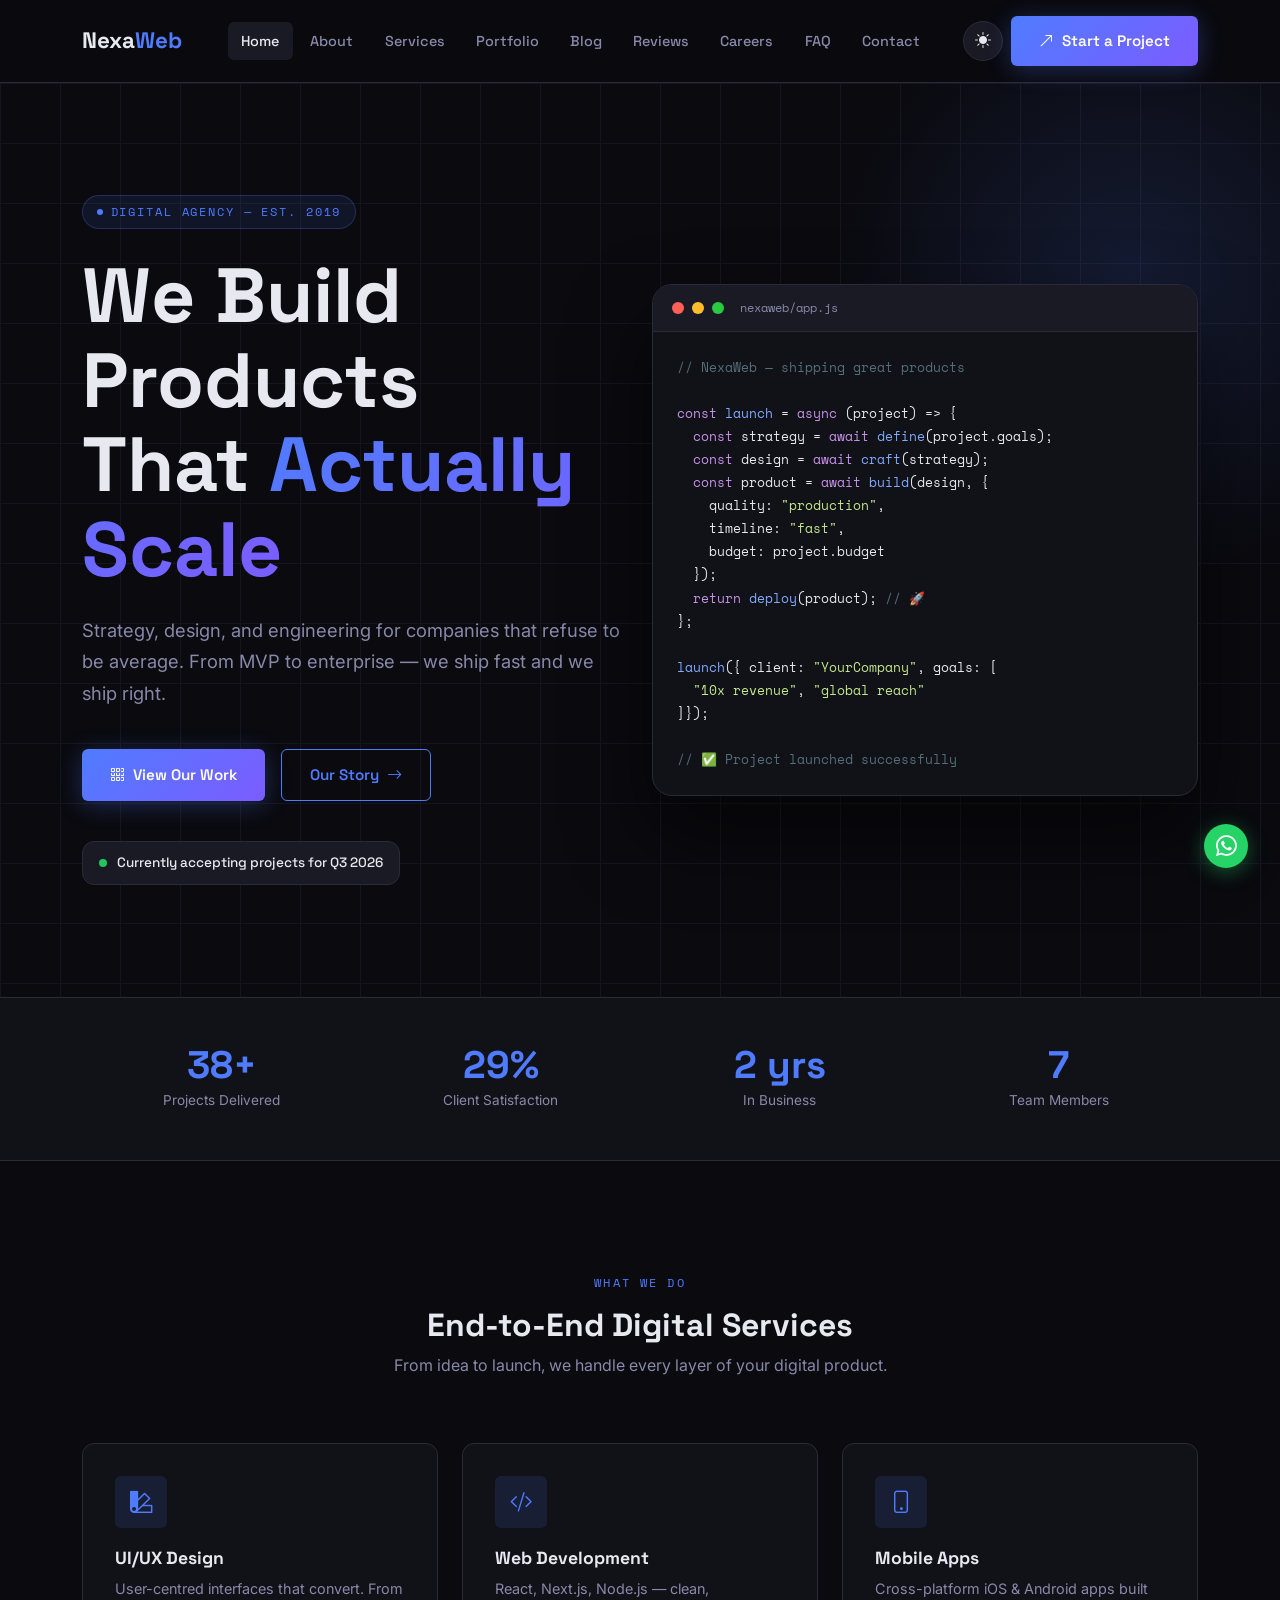
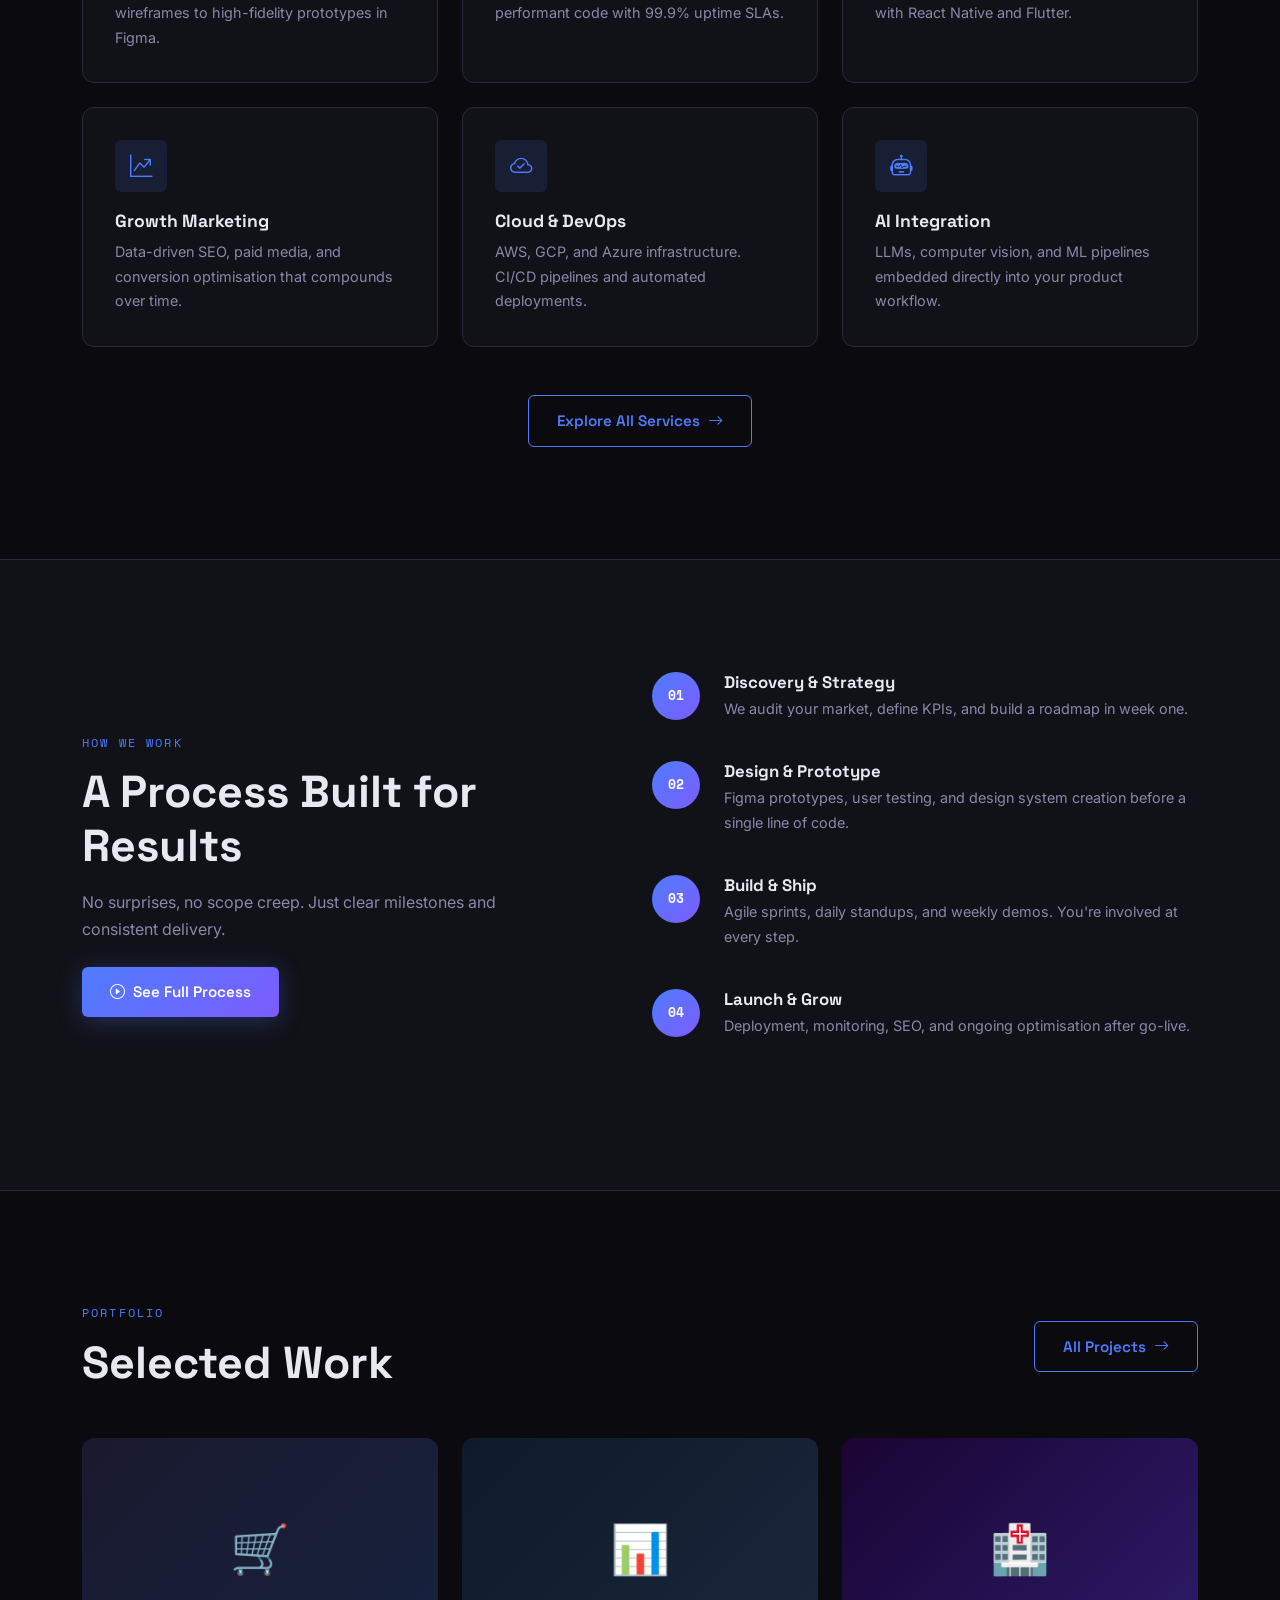
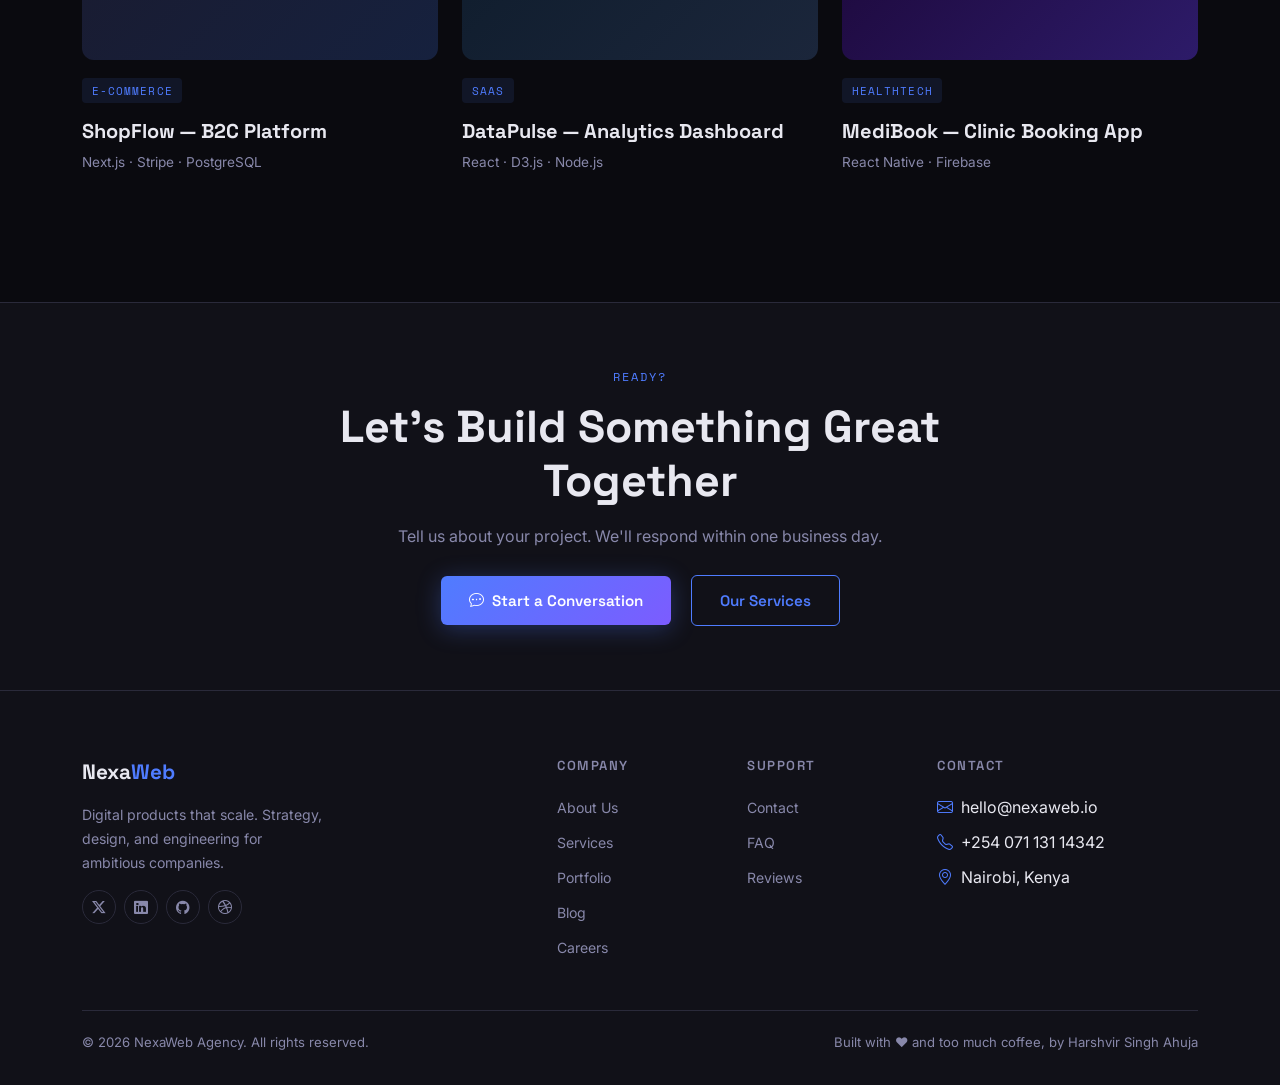
<file: index.html>
<!DOCTYPE html>
<html lang="en">
<head>
    <meta charset="UTF-8">
    <meta name="viewport" content="width=device-width, initial-scale=1.0">
    <title>NexaWeb Agency - Digital Growth Studio</title>
    <link rel="icon" href="data:image/svg+xml,<svg xmlns='http://www.w3.org/2000/svg' viewBox='0 0 100 100'><text y='.9em' font-size='90'>⚡</text></svg>" />
    <!-- Using bootstrap 5-->
     <link href="https://cdn.jsdelivr.net/npm/bootstrap@5.3.3/dist/css/bootstrap.min.css" rel="stylesheet" />
  <!-- Bootstrap Icons -->
    <link href="https://cdn.jsdelivr.net/npm/bootstrap-icons@1.11.3/font/bootstrap-icons.css" rel="stylesheet" />
  <!-- Custom styles -->
   <link rel="stylesheet" href="css/style.css">
   <link rel="stylesheet" href="css/index.css">

   <!-- what this page does -->
   <!--
  PAGE: Homepage (index.html)
  PURPOSE: Main landing page for NexaWeb Agency
  
  SECTIONS:
  - Navbar: Sticky navigation bar with dark/light toggle and links to all pages
  - Hero: First thing users see — headline, description, CTA buttons and animated code window
  - Stats Bar: Animated counters showing agency numbers (projects, satisfaction, years, team)
  - Services Preview: 6 service cards showing what the agency offers
  - Process: 4 step process showing how the agency works
  - Portfolio Preview: 3 featured projects linking to portfolio page
  - CTA Banner: Call to action encouraging users to contact the agency
  - Footer: Links, contact info and social media icons
  
  JAVASCRIPT USED:
  - loader.js: Shows loading animation when page opens
  - theme.js: Handles dark/light mode toggle
  - navbar.js: Highlights current page link, adds scroll shadow
  - animations.js: Counts up stat numbers, reveals sections on scroll
-->
  
</head>
<body>
     <!-- so i am implementing a digital growth studio done by  myself 171599 Harshvir singh ahuja-->
                            <!-- NAVBAR SECTION-->
                             
 <nav class="nexa-navbar navbar navbar-expand-lg">
        <div class="container">
            <a class="navbar-brand" href="index.html">Nexa<span>Web</span></a>

            <!--toggle theme button-->
            <div class="d-flex align-items-center gap-2 order-lg-last">
                <button id="themeToggle" aria-label="Toggle theme"> <i id="themeIcon" class="bi bi-sun-fill"></i> </button>
                <!-- contact button where it allows a user to start a project -->
                <a href="contact.html" class="btn-nexa btn-nexa-primary d-none d-lg-inline-flex">
                    <i class="bi bi-arrow-up-right"></i> Start a Project
                </a>
                <!---->
                 <button class="navbar-toggler border-0" type="button" data-bs-toggle="collapse" data-bs-target="#navMenu" aria-label="Toggle navigation">
              <i class="bi bi-list fs-4" style="color:var(--clr-text)"></i>
                 </button>
 </div>
     <!-- navbar lists-->
 <div class="collapse navbar-collapse" id="navMenu">
           <ul class="navbar-nav mx-auto gap-1">
  <li class="nav-item">
    <a class="nav-link active" href="index.html"
       data-bs-toggle="tooltip" data-bs-placement="bottom"
       title="Go to Homepage">Home</a>
  </li>
  <li class="nav-item">
    <a class="nav-link " href="about.html"
       data-bs-toggle="tooltip" data-bs-placement="bottom"
       title="Learn about our team and story">About</a>
  </li>
  <li class="nav-item">
    <a class="nav-link" href="services.html"
       data-bs-toggle="tooltip" data-bs-placement="bottom"
       title="See what we offer">Services</a>
  </li>
  <li class="nav-item">
    <a class="nav-link" href="portfolio.html"
       data-bs-toggle="tooltip" data-bs-placement="bottom"
       title="Browse our past projects">Portfolio</a>
  </li>
  <li class="nav-item">
    <a class="nav-link" href="blog.html"
       data-bs-toggle="tooltip" data-bs-placement="bottom"
       title="Read our latest articles">Blog</a>
  </li>
  <li class="nav-item">
    <a class="nav-link" href="testimonials.html"
       data-bs-toggle="tooltip" data-bs-placement="bottom"
       title="See what clients say">Reviews</a>
  </li>
  <li class="nav-item">
    <a class="nav-link" href="careers.html"
       data-bs-toggle="tooltip" data-bs-placement="bottom"
       title="Join our team">Careers</a>
  </li>
  <li class="nav-item">
    <a class="nav-link" href="faq.html"
       data-bs-toggle="tooltip" data-bs-placement="bottom"
       title="Common questions answered">FAQ</a>
  </li>
  <li class="nav-item">
    <a class="nav-link" href="contact.html"
       data-bs-toggle="tooltip" data-bs-placement="bottom"
       title="Get in touch with us">Contact</a>
  </li>
</ul>
        </div>
        </div>
    </nav>


    <!---------------------------- HERO SECTION ----------------------------------------- -->
    <section class="hero">
    <div class="hero-bg-grid"></div>
    <div class="hero-bg-glow"></div>
    <div class="container">
      <div class="row align-items-center gy-5">

        <div class="col-lg-6 hero-content">
          <div class="hero-eyebrow">Digital Agency — Est. 2019</div>
          <h1 class="hero-title">
            We Build Products<br>
            That <span class="grad-text">Actually Scale</span>
          </h1>
          <p class="hero-desc">
            Strategy, design, and engineering for companies that refuse to be average.
            From MVP to enterprise — we ship fast and we ship right.
          </p>
          <div class="hero-cta">
            <a href="portfolio.html" class="btn-nexa btn-nexa-primary">
              <i class="bi bi-grid-3x3-gap"></i> View Our Work
            </a>
            <a href="about.html" class="btn-nexa btn-nexa-outline">
              Our Story <i class="bi bi-arrow-right"></i>
            </a>
          </div>
          <div class="hero-badge">
            <span class="hero-badge-dot"></span>
            Currently accepting projects for Q3 2026
          </div>
        </div>

        <div class="col-lg-6 hero-visual">
          <div class="code-window">
            <div class="code-window-bar">
              <span class="dot dot-r"></span>
              <span class="dot dot-y"></span>
              <span class="dot dot-g"></span>
              <span style="color:var(--clr-muted);font-family:var(--font-mono);font-size:0.75rem;margin-left:0.5rem">nexaweb/app.js</span>
            </div>
            <div class="code-window-body">
              <div><span class="code-cm">// NexaWeb — shipping great products</span></div>
              <div>&nbsp;</div>
              <div><span class="code-kw">const</span> <span class="code-fn">launch</span> = <span class="code-kw">async</span> (project) => {</div>
              <div>&nbsp; <span class="code-kw">const</span> strategy = <span class="code-kw">await</span> <span class="code-fn">define</span>(project.goals);</div>
              <div>&nbsp; <span class="code-kw">const</span> design   = <span class="code-kw">await</span> <span class="code-fn">craft</span>(strategy);</div>
              <div>&nbsp; <span class="code-kw">const</span> product  = <span class="code-kw">await</span> <span class="code-fn">build</span>(design, {</div>
              <div>&nbsp;&nbsp;&nbsp; quality: <span class="code-str">"production"</span>,</div>
              <div>&nbsp;&nbsp;&nbsp; timeline: <span class="code-str">"fast"</span>,</div>
              <div>&nbsp;&nbsp;&nbsp; budget: project.budget</div>
              <div>&nbsp; });</div>
              <div>&nbsp; <span class="code-kw">return</span> <span class="code-fn">deploy</span>(product); <span class="code-cm">// 🚀</span></div>
              <div>};</div>
              <div>&nbsp;</div>
              <div><span class="code-fn">launch</span>({ client: <span class="code-str">"YourCompany"</span>, goals: [</div>
              <div>&nbsp; <span class="code-str">"10x revenue"</span>, <span class="code-str">"global reach"</span></div>
              <div>]});</div>
              <div>&nbsp;</div>
              <div><span class="code-cm">// ✅ Project launched successfully</span></div>
            </div>
          </div>
        </div>

      </div>
    </div>
  </section>


  <!---------------------------- STATS Bar ----------------------------------------- -->
  <section class="stats-bar">
    <div class="container">
        <div class="row g-0 text-center">
            <div class="col-6 col-md-3 stat-item">
                <span class="stat-number" data-target="127" data-suffix="+">0</span>
                <div class="stat-label">Projects Delivered</div>
            </div>

         <div class="col-6 col-md-3 stat-item">
          <span class="stat-number" data-target="98" data-suffix="%">0</span>
          <div class="stat-label">Client Satisfaction</div>
        </div>

        <div class="col-6 col-md-3 stat-item">
          <span class="stat-number" data-target="7" data-suffix=" yrs">0</span>
          <div class="stat-label">In Business</div>
        </div>

        <div class="col-6 col-md-3 stat-item">
          <span class="stat-number" data-target="24" data-suffix="">0</span>
          <div class="stat-label">Team Members</div>
        </div>
        </div>
    </div>
  </section>

  <!---------------------------- SERVICES PREVIEW ----------------------------------------- -->
  <section class="section-pad">
    <div class="container">
        <div class="row justify-content-center text-center mb-5">
            <div class="col-lg-6">
                <span class="section-label">What We Do</span>
                <h2 class="Section-title">End-to-End Digital Services</h2>
                <p class="text-muted">From idea to launch, we handle every layer of your digital product. </p>
            </div>
        </div>

        <div class="row g-4" data-stagger>
        <div class="col-md-6 col-lg-4 reveal">
          <div class="nexa-card">
            <div class="icon-box"><i class="bi bi-palette2"></i></div>
            <h4>UI/UX Design</h4>
            <p>User-centred interfaces that convert. From wireframes to high-fidelity prototypes in Figma.</p>
          </div>
        </div>
        <div class="col-md-6 col-lg-4 reveal">
          <div class="nexa-card">
            <div class="icon-box"><i class="bi bi-code-slash"></i></div>
            <h4>Web Development</h4>
            <p>React, Next.js, Node.js — clean, performant code with 99.9% uptime SLAs.</p>
          </div>
        </div>
        <div class="col-md-6 col-lg-4 reveal">
          <div class="nexa-card">
            <div class="icon-box"><i class="bi bi-phone"></i></div>
            <h4>Mobile Apps</h4>
            <p>Cross-platform iOS & Android apps built with React Native and Flutter.</p>
          </div>
        </div>
        <div class="col-md-6 col-lg-4 reveal">
          <div class="nexa-card">
            <div class="icon-box"><i class="bi bi-graph-up-arrow"></i></div>
            <h4>Growth Marketing</h4>
            <p>Data-driven SEO, paid media, and conversion optimisation that compounds over time.</p>
          </div>
        </div>
        <div class="col-md-6 col-lg-4 reveal">
          <div class="nexa-card">
            <div class="icon-box"><i class="bi bi-cloud-check"></i></div>
            <h4>Cloud & DevOps</h4>
            <p>AWS, GCP, and Azure infrastructure. CI/CD pipelines and automated deployments.</p>
          </div>
        </div>
        <div class="col-md-6 col-lg-4 reveal">
          <div class="nexa-card">
            <div class="icon-box"><i class="bi bi-robot"></i></div>
            <h4>AI Integration</h4>
            <p>LLMs, computer vision, and ML pipelines embedded directly into your product workflow.</p>
          </div>
        </div>
      </div>

      <div class="text-center mt-5">
        <a href="services.html" class="btn-nexa btn-nexa-outline">
            Explore All Services <i class="bi bi-arrow-right"></i>
        </a>
      </div>
    </div>
  </section>

  <!---------------------------- PROCESS ----------------------------------------- -->
     <section class="section-pad" style="background:var(--clr-surface); border-top:1px solid var(--clr-border); border-bottom:1px solid var(--clr-border)">
    <div class="container">
      <div class="row align-items-center gy-5">
        <div class="col-lg-5">
          <span class="section-label">How We Work</span>
          <h2 class="section-title">A Process Built for Results</h2>
          <p class="text-muted mb-4">No surprises, no scope creep. Just clear milestones and consistent delivery.</p>
          <a href="about.html#process" class="btn-nexa btn-nexa-primary">
            <i class="bi bi-play-circle"></i> See Full Process
          </a>
        </div>
        <div class="col-lg-6 offset-lg-1">
          <div class="process-step reveal">
            <div class="step-num">01</div>
            <div class="step-content">
              <h5>Discovery & Strategy</h5>
              <p>We audit your market, define KPIs, and build a roadmap in week one.</p>
            </div>
          </div>
          <div class="process-step reveal">
            <div class="step-num">02</div>
            <div class="step-content">
              <h5>Design & Prototype</h5>
              <p>Figma prototypes, user testing, and design system creation before a single line of code.</p>
            </div>
          </div>
          <div class="process-step reveal">
            <div class="step-num">03</div>
            <div class="step-content">
              <h5>Build & Ship</h5>
              <p>Agile sprints, daily standups, and weekly demos. You're involved at every step.</p>
            </div>
          </div>
          <div class="process-step reveal">
            <div class="step-num">04</div>
            <div class="step-content">
              <h5>Launch & Grow</h5>
              <p>Deployment, monitoring, SEO, and ongoing optimisation after go-live.</p>
            </div>
          </div>
        </div>
      </div>
    </div>
  </section>

  <!---------------------------SELECTED WORK------------------------------------------- -->
  <section class="section-pad">
    <div class="container">
        <div class="d-flex justify-content-between align-items-center mb-5 flex-wrap gap-3">
            <div>
                <span class="section-label">Portfolio</span>
                <h2 class="section-title mb-0">Selected Work</h2>
            </div>
            <a href="portfolio.html" class="btn-nexa btn-nexa-outline">
                All Projects <i class="bi bi-arrow-right"></i>
             </a>
        </div>
        <div class="row g-4">
        <div class="col-md-6 col-lg-4 reveal">
          <div class="portfolio-img-wrap">
            <div style="width:100%;height:100%;display:flex;align-items:center;justify-content:center;font-size:3rem;background:linear-gradient(135deg,#1a1a2e,#16213e)">🛒</div>
            <div class="overlay">
              <a href="portfolio.html" class="overlay-btn" title="View Project"><i class="bi bi-eye"></i></a>
              <a href="portfolio.html" class="overlay-btn" title="Live Demo"><i class="bi bi-box-arrow-up-right"></i></a>
            </div>
          </div>
          <div class="mt-3">
            <span class="blog-tag">E-commerce</span>
            <h5 class="mt-1">ShopFlow — B2C Platform</h5>
            <p class="text-muted" style="font-size:0.85rem">Next.js · Stripe · PostgreSQL</p>
          </div>
        </div>
        <div class="col-md-6 col-lg-4 reveal">
          <div class="portfolio-img-wrap">
            <div style="width:100%;height:100%;display:flex;align-items:center;justify-content:center;font-size:3rem;background:linear-gradient(135deg,#0d1b2a,#1b263b)">📊</div>
            <div class="overlay">
              <a href="portfolio.html" class="overlay-btn" title="View Project"><i class="bi bi-eye"></i></a>
              <a href="portfolio.html" class="overlay-btn" title="Live Demo"><i class="bi bi-box-arrow-up-right"></i></a>
            </div>
          </div>
          <div class="mt-3">
            <span class="blog-tag">SaaS</span>
            <h5 class="mt-1">DataPulse — Analytics Dashboard</h5>
            <p class="text-muted" style="font-size:0.85rem">React · D3.js · Node.js</p>
          </div>
        </div>
        <div class="col-md-6 col-lg-4 reveal">
          <div class="portfolio-img-wrap">
            <div style="width:100%;height:100%;display:flex;align-items:center;justify-content:center;font-size:3rem;background:linear-gradient(135deg,#1a0533,#2d1b69)">🏥</div>
            <div class="overlay">
              <a href="portfolio.html" class="overlay-btn" title="View Project"><i class="bi bi-eye"></i></a>
              <a href="portfolio.html" class="overlay-btn" title="Live Demo"><i class="bi bi-box-arrow-up-right"></i></a>
            </div>
          </div>
          <div class="mt-3">
            <span class="blog-tag">HealthTech</span>
            <h5 class="mt-1">MediBook — Clinic Booking App</h5>
            <p class="text-muted" style="font-size:0.85rem">React Native · Firebase</p>
          </div>
        </div>
      </div>
    </div>
  </section>

  <!---------------------------CTA BANNER------------------------------------------- -->
  <section class="section-pad-sm" style="background:var(--clr-surface);border-top:1px solid var(--clr-border)">
    <div class="container">
      <div class="text-center" style="max-width:600px;margin:0 auto">
        <span class="section-label">Ready?</span>
        <h2 class="section-title">Let's Build Something Great Together</h2>
        <p class="text-muted mb-4">Tell us about your project. We'll respond within one business day.</p>
        <a href="contact.html" class="btn-nexa btn-nexa-primary me-3">
          <i class="bi bi-chat-dots"></i> Start a Conversation
        </a>
        <a href="services.html" class="btn-nexa btn-nexa-outline">Our Services</a>
      </div>
    </div>
  </section>

  <!---------------------------FOOTER------------------------------------------- -->
<footer class="nexa-footer">
    <div class="container">
      <div class="row gy-4">
        <div class="col-lg-4">
          <div class="footer-brand">Nexa<span>Web</span></div>
          <p class="footer-desc">Digital products that scale. Strategy, design, and engineering for ambitious companies.</p>
          <div class="social-links mt-3" style="justify-content:flex-start">
            <a href="#" class="social-link"><i class="bi bi-twitter-x"></i></a>
            <a href="#" class="social-link"><i class="bi bi-linkedin"></i></a>
            <a href="#" class="social-link"><i class="bi bi-github"></i></a>
            <a href="#" class="social-link"><i class="bi bi-dribbble"></i></a>
          </div>
        </div>
        <div class="col-sm-6 col-lg-2 offset-lg-1">
          <div class="footer-heading">Company</div>
          <ul class="footer-links">
            <li><a href="about.html">About Us</a></li>
            <li><a href="services.html">Services</a></li>
            <li><a href="portfolio.html">Portfolio</a></li>
            <li><a href="blog.html">Blog</a></li>
            <li><a href="careers.html">Careers</a></li>
          </ul>
        </div>
        <div class="col-sm-6 col-lg-2">
          <div class="footer-heading">Support</div>
          <ul class="footer-links">
            <li><a href="contact.html">Contact</a></li>
            <li><a href="faq.html">FAQ</a></li>
            <li><a href="testimonials.html">Reviews</a></li>
          </ul>
        </div>
        <div class="col-lg-3">
          <div class="footer-heading">Contact</div>
          <ul class="footer-links">
            <li><i class="bi bi-envelope me-2" style="color:var(--clr-accent)"></i>hello@nexaweb.io</li>
            <li><i class="bi bi-telephone me-2" style="color:var(--clr-accent)"></i>+254 071 131 14342</li>
            <li><i class="bi bi-geo-alt me-2" style="color:var(--clr-accent)"></i>Nairobi, Kenya</li>
          </ul>
        </div>
      </div>
      <div class="footer-bottom">
        <p>© 2026 NexaWeb Agency. All rights reserved.</p>
        <p>Built with ❤️ and too much coffee, by Harshvir Singh Ahuja</p>
      </div>
    </div>
  </footer>
    

  <!-- Bootstrap JS -->
  <script src="https://cdn.jsdelivr.net/npm/bootstrap@5.3.3/dist/js/bootstrap.bundle.min.js"></script>
  <!-- Main JS -->
  <script src="js/loader.js"></script>
  <script src="js/theme.js"></script>
  <script src="js/navbar.js"></script>
  <script src="js/animations.js"></script>
  <script src="js/filter.js"></script>
  <script src="js/search.js"></script>
  <script src="js/contact.js"></script>

  <!-- Adding a whatspapp button -->
   <a href="https://wa.me/254113114342" target="_blank" id="whatsappBtn" aria-label="Chat on WhatsApp">
    <i class="bi bi-whatsapp"></i>
   </a>

<!-- BACK TO TOP BUTTON — Appears when user scrolls down -->
<button id="backToTop" aria-label="Back to top">
  <i class="bi bi-arrow-up"></i>
</button>

</body>
</html>
</file>
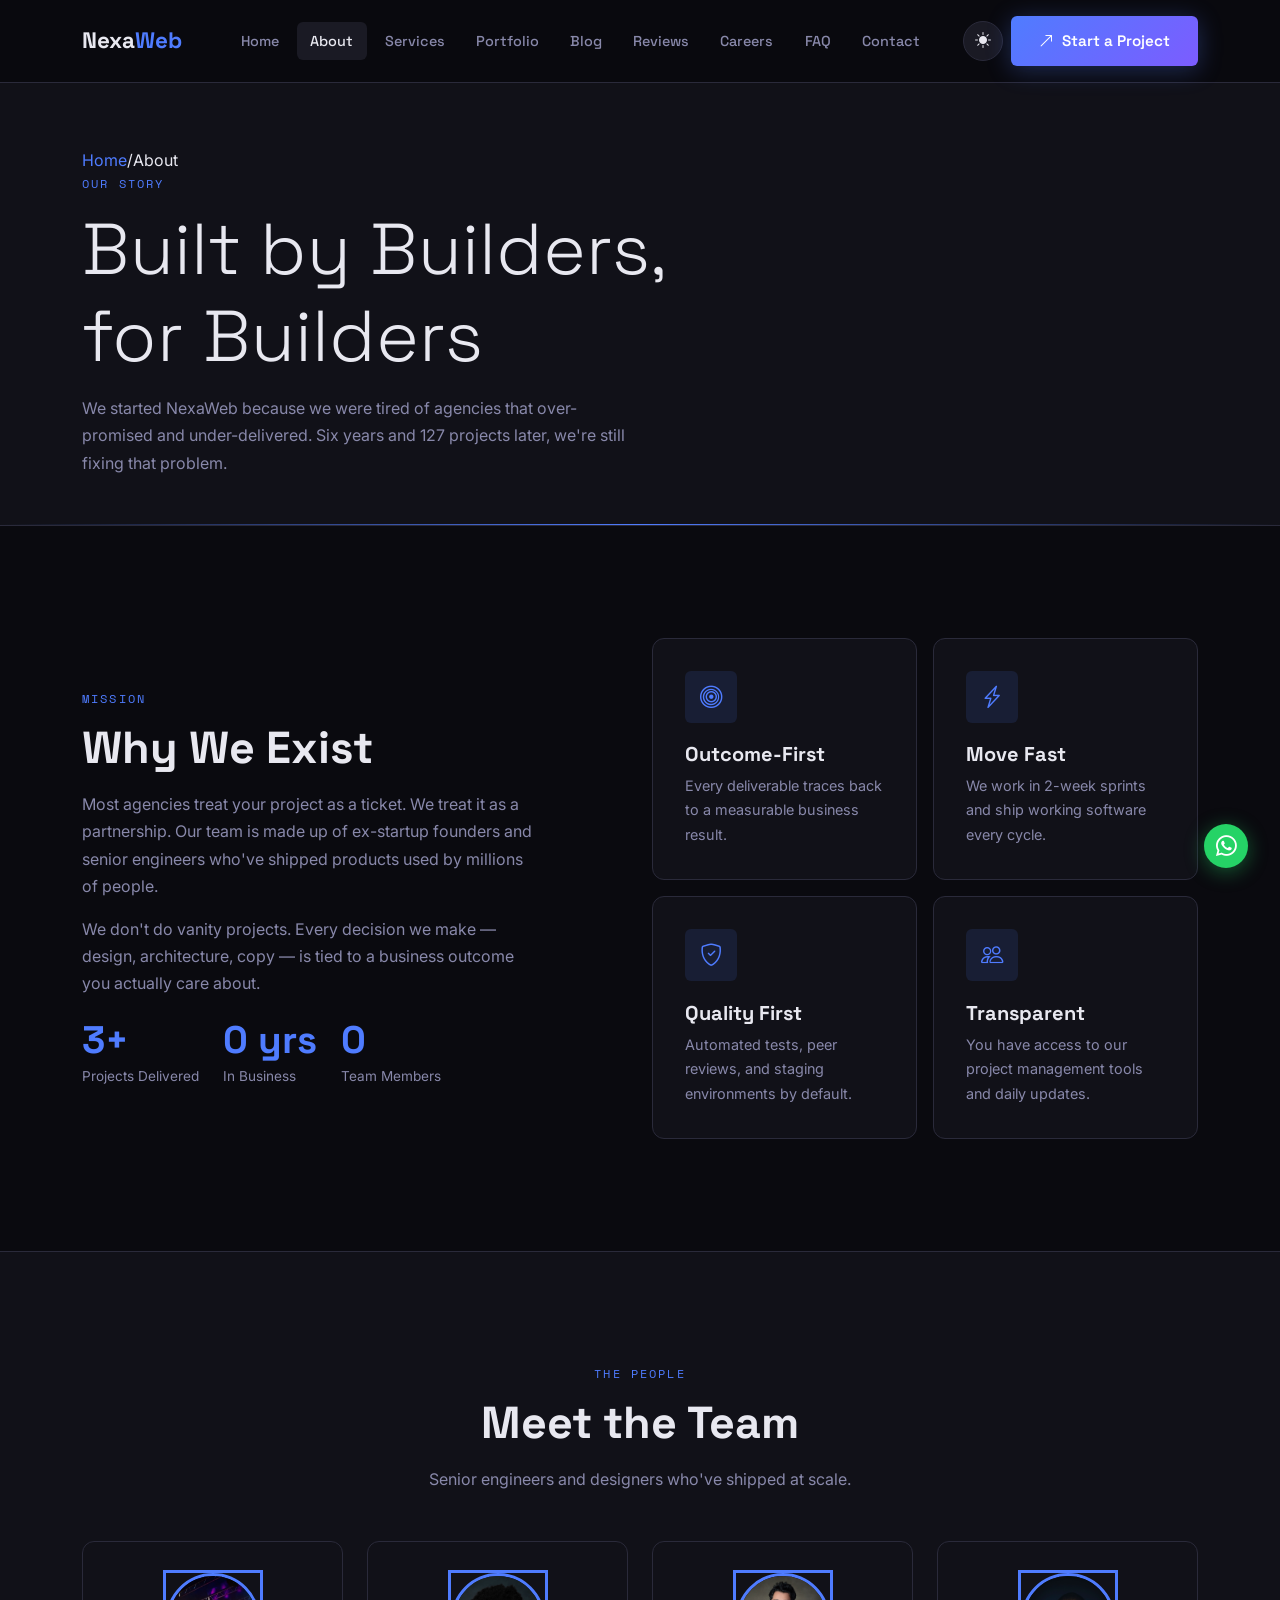
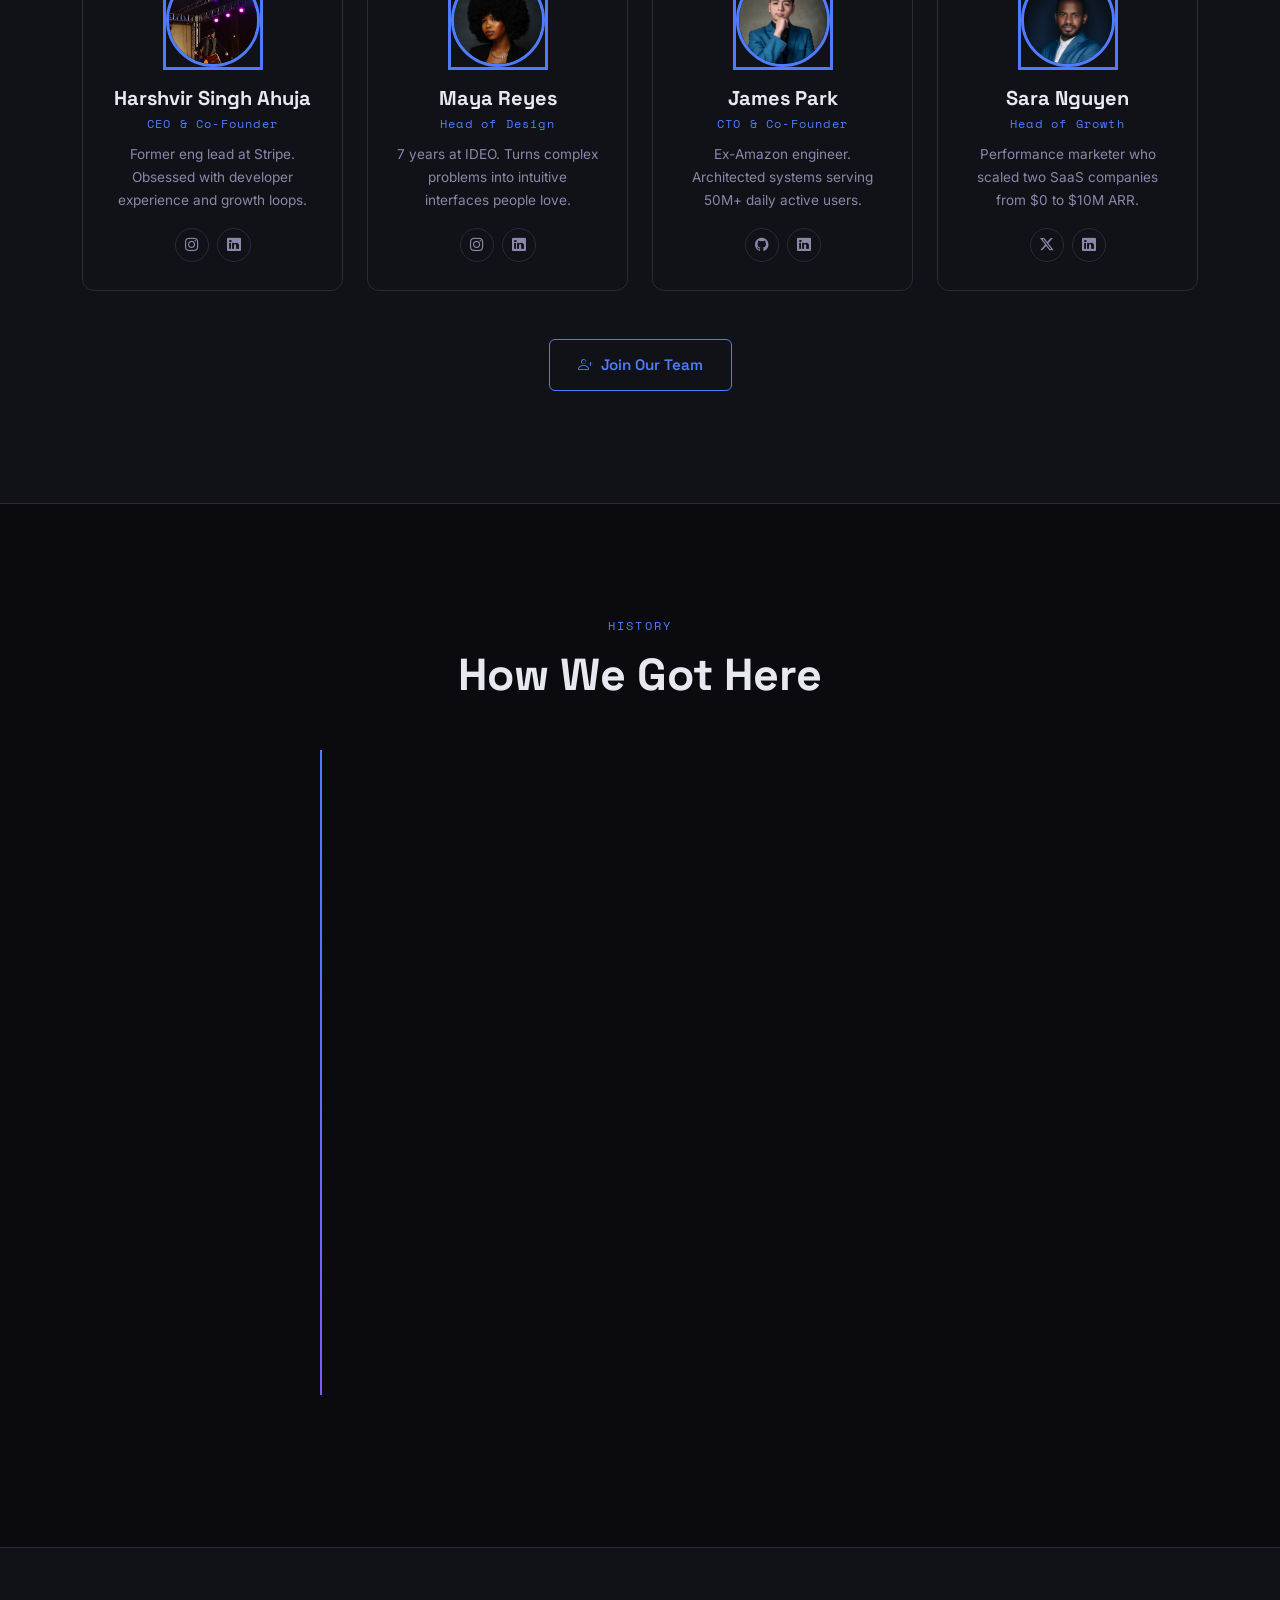
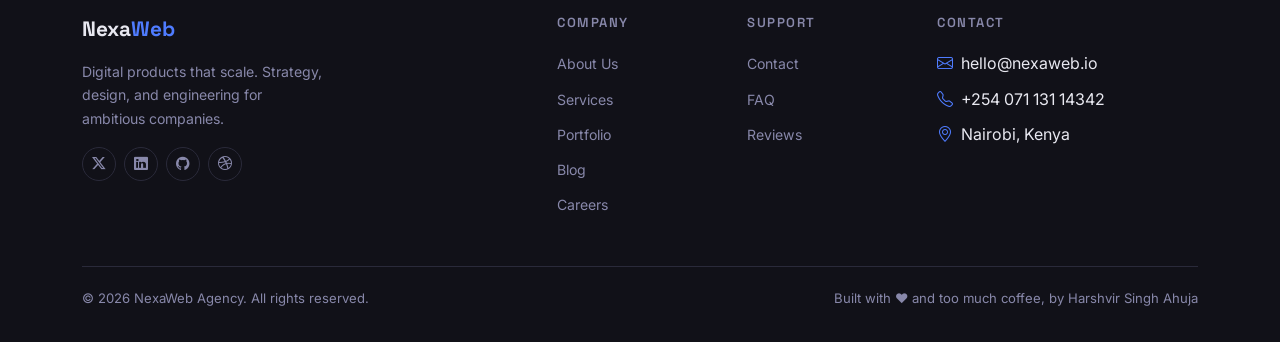
<file: about.html>
<!DOCTYPE html>
<html lang="en" data-theme="dark">
<head>
  <meta charset="UTF-8" />
  <meta name="viewport" content="width=device-width, initial-scale=1.0" />
  <meta name="description" content="The story, team, and values behind NexaWeb Agency." />
  <title>About — NexaWeb Agency</title>
  <link rel="icon" href="data:image/svg+xml,<svg xmlns='http://www.w3.org/2000/svg' viewBox='0 0 100 100'><text y='.9em' font-size='90'>⚡</text></svg>" />
  <link href="https://cdn.jsdelivr.net/npm/bootstrap@5.3.3/dist/css/bootstrap.min.css" rel="stylesheet" />
  <link href="https://cdn.jsdelivr.net/npm/bootstrap-icons@1.11.3/font/bootstrap-icons.css" rel="stylesheet" />
  <link rel="stylesheet" href="css/style.css" />
  <link rel="stylesheet" href="css/about.css" />

  <!-- WHAT THIS PAGE DOES -->
   <!--
  PAGE: About (about.html)
  PURPOSE: Tells the story of NexaWeb Agency — who we are, our team and history
  
  SECTIONS:
  - Navbar: Same sticky navbar used across all pages for consistency
  - Page Header: Page title with breadcrumb navigation showing current location
  - Mission: Why the agency exists, core values shown as 4 cards
  - Team Cards: 4 team member cards with name, role, bio and social links
  - Timeline: Company history from 2019 to 2026 shown as a vertical timeline
  - Footer: Same footer used across all pages
  
  JAVASCRIPT USED:
  - animations.js: Stat counters animate when scrolled into view
  - animations.js: Team cards and timeline items reveal on scroll
-->
</head>
<body>

    <!--NAVBAR-->
 <nav class="nexa-navbar navbar navbar-expand-lg">
        <div class="container">
            <a class="navbar-brand" href="index.html">Nexa<span>Web</span></a>

            <!---->
            <div class="d-flex align-items-center gap-2 order-lg-last">
                <button id="themeToggle" aria-label="Toggle theme"> <i id="themeIcon" class="bi bi-sun-fill"></i> </button>
                <!---->
                <a href="contact.html" class="btn-nexa btn-nexa-primary d-none d-lg-inline-flex">
                    <i class="bi bi-arrow-up-right"></i> Start a Project
                </a>
                <!---->
                 <button class="navbar-toggler border-0" type="button" data-bs-toggle="collapse" data-bs-target="#navMenu" aria-label="Toggle navigation">
              <i class="bi bi-list fs-4" style="color:var(--clr-text)"></i>
                 </button>
        </div>


        <!---->
        <div class="collapse navbar-collapse" id="navMenu">
           <ul class="navbar-nav mx-auto gap-1">
  <li class="nav-item">
    <a class="nav-link" href="index.html"
       data-bs-toggle="tooltip" data-bs-placement="bottom"
       title="Go to Homepage">Home</a>
  </li>
  <li class="nav-item">
    <a class="nav-link active" href="about.html"
       data-bs-toggle="tooltip" data-bs-placement="bottom"
       title="Learn about our team and story">About</a>
  </li>
  <li class="nav-item">
    <a class="nav-link" href="services.html"
       data-bs-toggle="tooltip" data-bs-placement="bottom"
       title="See what we offer">Services</a>
  </li>
  <li class="nav-item">
    <a class="nav-link" href="portfolio.html"
       data-bs-toggle="tooltip" data-bs-placement="bottom"
       title="Browse our past projects">Portfolio</a>
  </li>
  <li class="nav-item">
    <a class="nav-link" href="blog.html"
       data-bs-toggle="tooltip" data-bs-placement="bottom"
       title="Read our latest articles">Blog</a>
  </li>
  <li class="nav-item">
    <a class="nav-link" href="testimonials.html"
       data-bs-toggle="tooltip" data-bs-placement="bottom"
       title="See what clients say">Reviews</a>
  </li>
  <li class="nav-item">
    <a class="nav-link" href="careers.html"
       data-bs-toggle="tooltip" data-bs-placement="bottom"
       title="Join our team">Careers</a>
  </li>
  <li class="nav-item">
    <a class="nav-link" href="faq.html"
       data-bs-toggle="tooltip" data-bs-placement="bottom"
       title="Common questions answered">FAQ</a>
  </li>
  <li class="nav-item">
    <a class="nav-link" href="contact.html"
       data-bs-toggle="tooltip" data-bs-placement="bottom"
       title="Get in touch with us">Contact</a>
  </li>
</ul>
        </div>
        </div>
    </nav>
  <!--page header-->
  <div class="page-header">
    <div class="container">
        <div class="breadcumb-nexa">
             <a href="index.html">Home</a><span>/</span><span class="current">About</span>
        </div>
        <span class="section-label">Our Story</span>
        <h1 class="display-2">Built by Builders,<br> for Builders</h1>
         <p class="text-muted mt-3" style="max-width:560px">We started NexaWeb because we were tired of agencies that over-promised and under-delivered. Six years and 127 projects later, we're still fixing that problem.</p>
    </div>
  </div>


  <!--MISSION-->
<section class="section-pad">
    <div class="container">
      <div class="row align-items-center gy-5">
        <div class="col-lg-5">
          <span class="section-label">Mission</span>
          <h2 class="section-title">Why We Exist</h2>
          <p class="text-muted mb-3">Most agencies treat your project as a ticket. We treat it as a partnership. Our team is made up of ex-startup founders and senior engineers who've shipped products used by millions of people.</p>
          <p class="text-muted mb-4">We don't do vanity projects. Every decision we make — design, architecture, copy — is tied to a business outcome you actually care about.</p>
          <div class="d-flex gap-4 flex-wrap">
            <div>
              <div class="stat-number" data-target="127" data-suffix="+">0</div>
              <div class="stat-label">Projects Delivered</div>
            </div>
            <div>
              <div class="stat-number" data-target="6" data-suffix=" yrs">0</div>
              <div class="stat-label">In Business</div>
            </div>
            <div>
              <div class="stat-number" data-target="24" data-suffix="">0</div>
              <div class="stat-label">Team Members</div>
            </div>
          </div>
        </div>
        <div class="col-lg-6 offset-lg-1">
          <div class="row g-3">
            <div class="col-6">
              <div class="nexa-card">
                <div class="icon-box"><i class="bi bi-bullseye"></i></div>
                <h5>Outcome-First</h5>
                <p>Every deliverable traces back to a measurable business result.</p>
              </div>
            </div>
            <div class="col-6">
              <div class="nexa-card">
                <div class="icon-box"><i class="bi bi-lightning-charge"></i></div>
                <h5>Move Fast</h5>
                <p>We work in 2-week sprints and ship working software every cycle.</p>
              </div>
            </div>
            <div class="col-6">
              <div class="nexa-card">
                <div class="icon-box"><i class="bi bi-shield-check"></i></div>
                <h5>Quality First</h5>
                <p>Automated tests, peer reviews, and staging environments by default.</p>
              </div>
            </div>
            <div class="col-6">
              <div class="nexa-card">
                <div class="icon-box"><i class="bi bi-people"></i></div>
                <h5>Transparent</h5>
                <p>You have access to our project management tools and daily updates.</p>
              </div>
            </div>
          </div>
        </div>
      </div>
    </div>
  </section>

  <!-- TEAM -->
 <!-- TEAM SECTION — 4 team cards in a responsive grid -->
<section class="section-pad" style="background:var(--clr-surface);border-top:1px solid var(--clr-border);border-bottom:1px solid var(--clr-border)">
  <div class="container">
    <div class="text-center mb-5">
      <span class="section-label">The People</span>
      <h2 class="section-title">Meet the Team</h2>
      <p class="text-muted">Senior engineers and designers who've shipped at scale.</p>
    </div>

    <!-- ONE row div contains ALL 4 cards -->
    <div class="row g-4">

      <!-- Team Member 1 -->
      <div class="col-sm-6 col-lg-3">
        <div class="team-card">
          <div class="team-avatar-img">
            <img src="images/teams/Team-4.jpg" alt="Harshvir Singh Ahuja - CEO and Co-Founder" />
          </div>
          <h5 class="mb-1">Harshvir Singh Ahuja</h5>
          <div class="team-role mb-2">CEO &amp; Co-Founder</div>
          <p class="text-muted" style="font-size:0.85rem">Former eng lead at Stripe. Obsessed with developer experience and growth loops.</p>
          <div class="social-links">
            <a href="#" class="social-link" aria-label="Instagram"><i class="bi bi-instagram"></i></a>
            <a href="#" class="social-link" aria-label="LinkedIn"><i class="bi bi-linkedin"></i></a>
          </div>
        </div>
      </div>

      <!-- Team Member 2 -->
      <div class="col-sm-6 col-lg-3">
        <div class="team-card">
          <div class="team-avatar-img">
            <img src="images/teams/Team-1.jpg" alt="Maya Reyes - Head of Design" />
          </div>
          <h5 class="mb-1">Maya Reyes</h5>
          <div class="team-role mb-2">Head of Design</div>
          <p class="text-muted" style="font-size:0.85rem">7 years at IDEO. Turns complex problems into intuitive interfaces people love.</p>
          <div class="social-links">
            <a href="#" class="social-link" aria-label="Instagram"><i class="bi bi-instagram"></i></a>
            <a href="#" class="social-link" aria-label="LinkedIn"><i class="bi bi-linkedin"></i></a>
          </div>
        </div>
      </div>

      <!-- Team Member 3 -->
      <div class="col-sm-6 col-lg-3">
        <div class="team-card">
          <div class="team-avatar-img">
            <img src="images/teams/Team-2.jpg" alt="James Park - CTO and Co-Founder" />
          </div>
          <h5 class="mb-1">James Park</h5>
          <div class="team-role mb-2">CTO &amp; Co-Founder</div>
          <p class="text-muted" style="font-size:0.85rem">Ex-Amazon engineer. Architected systems serving 50M+ daily active users.</p>
          <div class="social-links">
            <a href="#" class="social-link" aria-label="GitHub"><i class="bi bi-github"></i></a>
            <a href="#" class="social-link" aria-label="LinkedIn"><i class="bi bi-linkedin"></i></a>
          </div>
        </div>
      </div>

      <!-- Team Member 4 -->
      <div class="col-sm-6 col-lg-3">
        <div class="team-card">
          <div class="team-avatar-img">
            <img src="images/teams/Team-3.jpg" alt="Sara Nguyen - Head of Growth" />
          </div>
          <h5 class="mb-1">Sara Nguyen</h5>
          <div class="team-role mb-2">Head of Growth</div>
          <p class="text-muted" style="font-size:0.85rem">Performance marketer who scaled two SaaS companies from $0 to $10M ARR.</p>
          <div class="social-links">
            <a href="#" class="social-link" aria-label="Twitter"><i class="bi bi-twitter-x"></i></a>
            <a href="#" class="social-link" aria-label="LinkedIn"><i class="bi bi-linkedin"></i></a>
          </div>
        </div>
      </div>

    </div><!-- end row — all 4 cards inside ONE row -->

    <div class="text-center mt-5">
      <a href="careers.html" class="btn-nexa btn-nexa-outline">
        <i class="bi bi-person-plus"></i> Join Our Team
      </a>
    </div>
  </div>
</section>

  <!--TIMELINE-->

  <section class="section-pad" id="process">
     <div class="container">
      <div class="row justify-content-center">
        <div class="col-lg-7">
          <div class="text-center mb-5">
            <span class="section-label">History</span>
            <h2 class="section-title">How We Got Here</h2>
          </div>
          <div class="timeline">
            <div class="timeline-item reveal">
              <div class="timeline-year">2019</div>
              <h5>Founded in a San Francisco garage</h5>
              <p>Alex and James quit their jobs to fix the agency model. First client: a fintech startup that became a $50M business.</p>
            </div>
            <div class="timeline-item reveal">
              <div class="timeline-year">2020</div>
              <h5>Team grew to 8 — survived the pandemic</h5>
              <p>Shifted to fully remote. Launched 19 projects while the world was on lockdown. Hired Maya as design lead.</p>
            </div>
            <div class="timeline-item reveal">
              <div class="timeline-year">2021</div>
              <h5>Opened our first proper office &amp; hit $2M revenue</h5>
              <p>Moved into a SoMa co-working space. Launched NexaLabs — our open-source tooling division.</p>
            </div>
            <div class="timeline-item reveal">
              <div class="timeline-year">2023</div>
              <h5>Expanded into AI-powered product development</h5>
              <p>Dedicated AI team formed. Shipped 12 ML-integrated products including DataPulse, now used by 200+ businesses.</p>
            </div>
            <div class="timeline-item reveal">
              <div class="timeline-year">2026</div>
              <h5>24 team members, 127 projects, still shipping</h5>
              <p>Named one of Fast Company's Most Innovative Companies. Currently accepting Q3 projects.</p>
            </div>
          </div>
        </div>
      </div>
    </div>
  </section>

    <!-- FOOTER -->
<footer class="nexa-footer">
    <div class="container">
      <div class="row gy-4">
        <div class="col-lg-4">
          <div class="footer-brand">Nexa<span>Web</span></div>
          <p class="footer-desc">Digital products that scale. Strategy, design, and engineering for ambitious companies.</p>
          <div class="social-links mt-3" style="justify-content:flex-start">
            <a href="#" class="social-link"><i class="bi bi-twitter-x"></i></a>
            <a href="#" class="social-link"><i class="bi bi-linkedin"></i></a>
            <a href="#" class="social-link"><i class="bi bi-github"></i></a>
            <a href="#" class="social-link"><i class="bi bi-dribbble"></i></a>
          </div>
        </div>
        <div class="col-sm-6 col-lg-2 offset-lg-1">
          <div class="footer-heading">Company</div>
          <ul class="footer-links">
            <li><a href="about.html">About Us</a></li>
            <li><a href="services.html">Services</a></li>
            <li><a href="portfolio.html">Portfolio</a></li>
            <li><a href="blog.html">Blog</a></li>
            <li><a href="careers.html">Careers</a></li>
          </ul>
        </div>
        <div class="col-sm-6 col-lg-2">
          <div class="footer-heading">Support</div>
          <ul class="footer-links">
            <li><a href="contact.html">Contact</a></li>
            <li><a href="faq.html">FAQ</a></li>
            <li><a href="testimonials.html">Reviews</a></li>
          </ul>
        </div>
        <div class="col-lg-3">
          <div class="footer-heading">Contact</div>
          <ul class="footer-links">
            <li><i class="bi bi-envelope me-2" style="color:var(--clr-accent)"></i>hello@nexaweb.io</li>
            <li><i class="bi bi-telephone me-2" style="color:var(--clr-accent)"></i>+254 071 131 14342</li>
            <li><i class="bi bi-geo-alt me-2" style="color:var(--clr-accent)"></i>Nairobi, Kenya</li>
          </ul>
        </div>
      </div>
      <div class="footer-bottom">
        <p>© 2026 NexaWeb Agency. All rights reserved.</p>
        <p>Built with ❤️ and too much coffee, by Harshvir Singh Ahuja</p>
      </div>
    </div>
  </footer>

  <script src="https://cdn.jsdelivr.net/npm/bootstrap@5.3.3/dist/js/bootstrap.bundle.min.js"></script>
  <script src="js/loader.js"></script>
  <script src="js/theme.js"></script>
  <script src="js/navbar.js"></script>
  <script src="js/animations.js"></script>
  <script src="js/filter.js"></script>
  <script src="js/search.js"></script>
  <script src="js/contact.js"></script>

    <!-- Adding a whatspapp button -->
   <a href="https://wa.me/254113114342" target="_blank" id="whatsappBtn" aria-label="Chat on WhatsApp">
    <i class="bi bi-whatsapp"></i>
   </a>

   
  <!-- BACK TO TOP BUTTON — Appears when user scrolls down -->
<button id="backToTop" aria-label="Back to top">
  <i class="bi bi-arrow-up"></i>
</button>

</body>
</html>
</file>
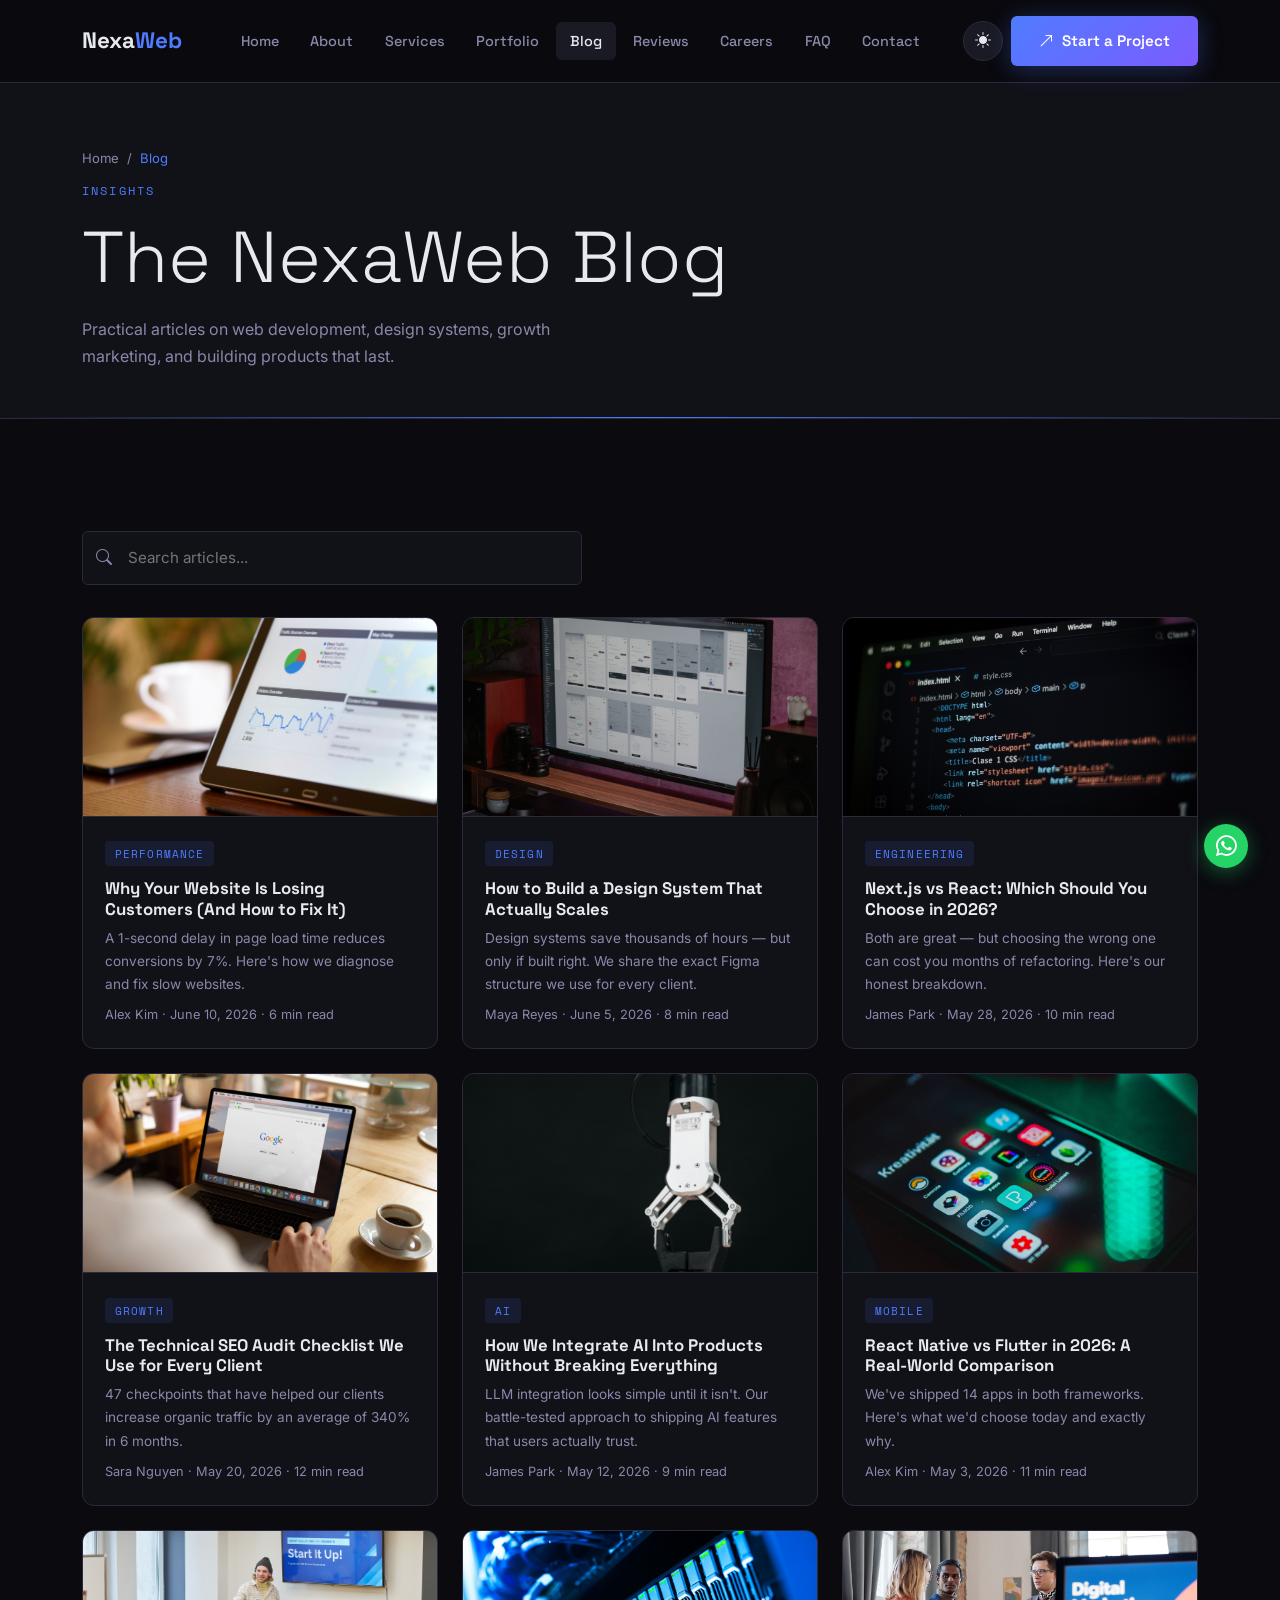
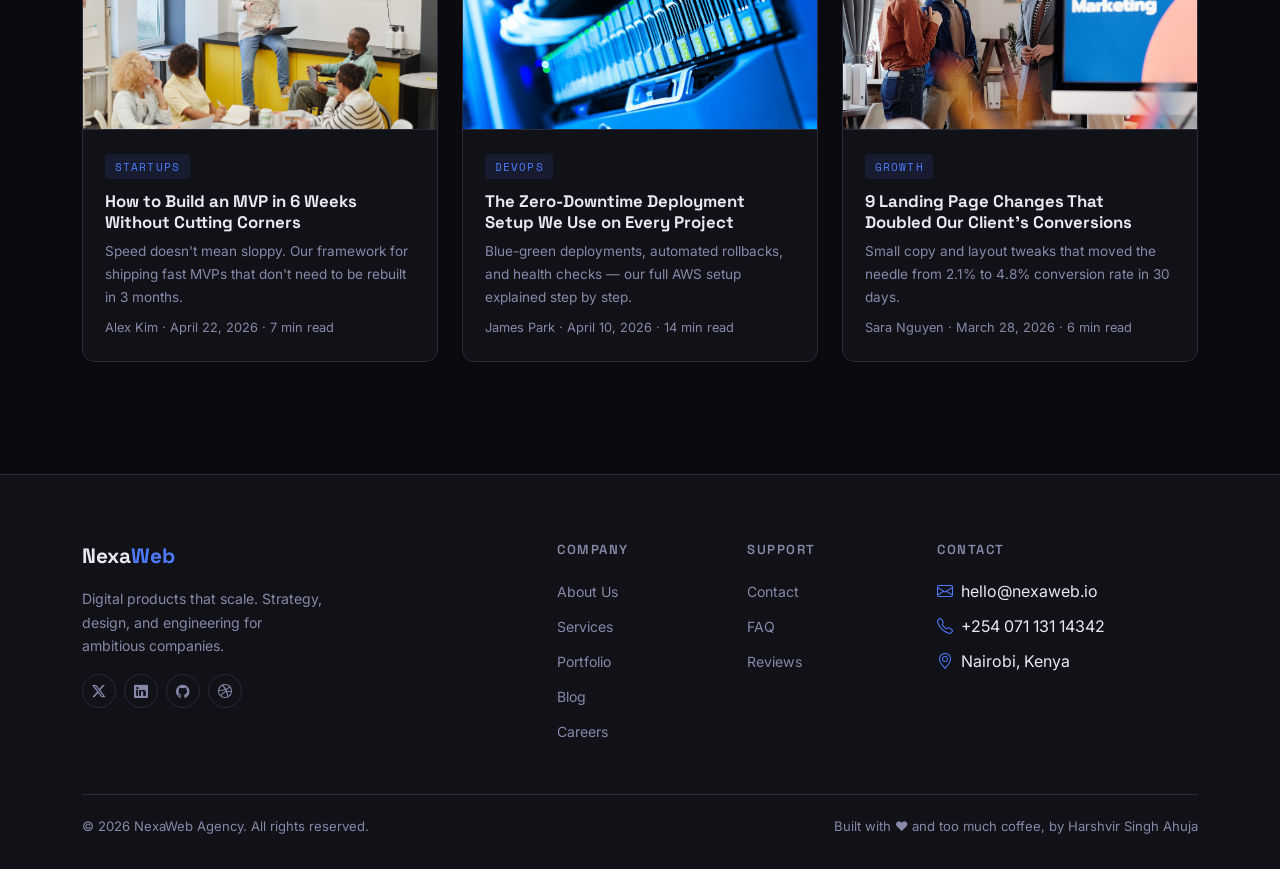
<file: blog.html>
<!DOCTYPE html>
<!--
  PAGE: Blog (blog.html)
  PURPOSE: Shows agency blog posts with live search functionality
  
  SECTIONS:
  - Navbar: Consistent navigation
  - Page Header: Page title and breadcrumb  
  - Live Search: Search input that filters articles in real time as user types
  - Blog Cards: 9 article cards with real images, tag, title, description, author and date
  - No Results Message: Shows when search finds no matching articles
  - Footer: Consistent footer
  
  JAVASCRIPT USED:
  - search.js: Listens to the #liveSearch input, compares query against
               data-searchable attribute on each card, hides non-matching cards
               Press Escape key to clear the search
-->
<html lang="en" data-theme="dark">
<head>
  <meta charset="UTF-8" /><meta name="viewport" content="width=device-width, initial-scale=1.0" />
  <meta name="description" content="NexaWeb Agency blog — insights on web development, design, and digital growth." />
  <title>Blog — NexaWeb Agency</title>
  <link rel="icon" href="data:image/svg+xml,<svg xmlns='http://www.w3.org/2000/svg' viewBox='0 0 100 100'><text y='.9em' font-size='90'>⚡</text></svg>" />
  <link href="https://cdn.jsdelivr.net/npm/bootstrap@5.3.3/dist/css/bootstrap.min.css" rel="stylesheet" />
  <link href="https://cdn.jsdelivr.net/npm/bootstrap-icons@1.11.3/font/bootstrap-icons.css" rel="stylesheet" />
  <link rel="stylesheet" href="css/style.css" />
  <link rel="stylesheet" href="css/blog.css" />
</head>
<body>

  <!-- NAVBAR — Sticky navigation with dark/light toggle and mobile collapse -->
  <nav class="nexa-navbar navbar navbar-expand-lg">
    <div class="container">
      <a class="navbar-brand" href="index.html" aria-label="NexaWeb Agency Homepage">Nexa<span>Web</span></a>
      <div class="d-flex align-items-center gap-2 order-lg-last">
        <button id="themeToggle" aria-label="Toggle theme">
          <i id="themeIcon" class="bi bi-sun-fill"></i>
        </button>
        <a href="contact.html" class="btn-nexa btn-nexa-primary d-none d-lg-inline-flex">
          <i class="bi bi-arrow-up-right"></i> Start a Project
        </a>
        <button class="navbar-toggler border-0" type="button" data-bs-toggle="collapse" data-bs-target="#navMenu" aria-label="Toggle navigation">
          <i class="bi bi-list fs-4" style="color:var(--clr-text)"></i>
        </button>
      </div>
      <div class="collapse navbar-collapse" id="navMenu">
        <ul class="navbar-nav mx-auto gap-1">
          <li class="nav-item"><a class="nav-link" href="index.html" data-bs-toggle="tooltip" data-bs-placement="bottom" title="Go to Homepage">Home</a></li>
          <li class="nav-item"><a class="nav-link" href="about.html" data-bs-toggle="tooltip" data-bs-placement="bottom" title="Learn about our team and story">About</a></li>
          <li class="nav-item"><a class="nav-link" href="services.html" data-bs-toggle="tooltip" data-bs-placement="bottom" title="See what we offer">Services</a></li>
          <li class="nav-item"><a class="nav-link" href="portfolio.html" data-bs-toggle="tooltip" data-bs-placement="bottom" title="Browse our past projects">Portfolio</a></li>
          <li class="nav-item"><a class="nav-link active" href="blog.html" data-bs-toggle="tooltip" data-bs-placement="bottom" title="Read our latest articles">Blog</a></li>
          <li class="nav-item"><a class="nav-link" href="testimonials.html" data-bs-toggle="tooltip" data-bs-placement="bottom" title="See what clients say">Reviews</a></li>
          <li class="nav-item"><a class="nav-link" href="careers.html" data-bs-toggle="tooltip" data-bs-placement="bottom" title="Join our team">Careers</a></li>
          <li class="nav-item"><a class="nav-link" href="faq.html" data-bs-toggle="tooltip" data-bs-placement="bottom" title="Common questions answered">FAQ</a></li>
          <li class="nav-item"><a class="nav-link" href="contact.html" data-bs-toggle="tooltip" data-bs-placement="bottom" title="Get in touch with us">Contact</a></li>
        </ul>
      </div>
    </div>
  </nav>

  <!-- PAGE HEADER — Title and breadcrumb navigation -->
  <div class="page-header">
    <div class="container">
      <div class="breadcrumb-nexa"><a href="index.html">Home</a><span>/</span><span class="current">Blog</span></div>
      <span class="section-label">Insights</span>
      <h1 class="display-2">The NexaWeb Blog</h1>
      <p class="text-muted mt-3" style="max-width:520px">Practical articles on web development, design systems, growth marketing, and building products that last.</p>
    </div>
  </div>

  <!-- BLOG SECTION — Live search + article cards -->
  <section class="section-pad">
    <div class="container">

      <!-- LIVE SEARCH — Filters cards in real time as user types -->
      <div class="nexa-search" style="max-width:500px">
        <i class="bi bi-search search-icon"></i>
        <input type="text" id="liveSearch" placeholder="Search articles..." aria-label="Search blog posts" />
      </div>

      <!-- NO RESULTS — Hidden by default, shown when search finds nothing -->
      <div id="noResults" style="display:none" class="text-center py-5">
        <div style="font-size:3rem">🔍</div>
        <h4 class="mt-3">No articles found</h4>
        <p class="text-muted">Try a different search term</p>
      </div>

      <!-- BLOG CARDS — Each card has data-searchable for live search -->
      <div class="row g-4">

        <!-- Post 1 — Performance -->
        <div class="col-md-6 col-lg-4" data-searchable="Why Your Website Is Losing Customers web performance loading speed conversion rate optimisation">
          <div class="blog-card">
            <div class="blog-card-img">
              <!-- Image saved in images/blog/blog-1.jpg -->
              <img src="images/blog/blog-1.jpg" alt="Website performance analytics dashboard" style="width:100%;height:100%;object-fit:cover" />
            </div>
            <div class="blog-card-body">
              <span class="blog-tag">Performance</span>
              <h5>Why Your Website Is Losing Customers (And How to Fix It)</h5>
              <p class="text-muted" style="font-size:0.85rem;margin:0.5rem 0">A 1-second delay in page load time reduces conversions by 7%. Here's how we diagnose and fix slow websites.</p>
              <div class="blog-meta mt-2">Alex Kim · June 10, 2026 · 6 min read</div>
            </div>
          </div>
        </div>

        <!-- Post 2 — Design -->
        <div class="col-md-6 col-lg-4" data-searchable="Design Systems scale startup figma tokens components UI">
          <div class="blog-card">
            <div class="blog-card-img">
              <img src="images/blog/blog-2.jpg" alt="UI UX design system in Figma" style="width:100%;height:100%;object-fit:cover" />
            </div>
            <div class="blog-card-body">
              <span class="blog-tag">Design</span>
              <h5>How to Build a Design System That Actually Scales</h5>
              <p class="text-muted" style="font-size:0.85rem;margin:0.5rem 0">Design systems save thousands of hours — but only if built right. We share the exact Figma structure we use for every client.</p>
              <div class="blog-meta mt-2">Maya Reyes · June 5, 2026 · 8 min read</div>
            </div>
          </div>
        </div>

        <!-- Post 3 — Engineering -->
        <div class="col-md-6 col-lg-4" data-searchable="Next.js vs React differences when to use framework SSR performance">
          <div class="blog-card">
            <div class="blog-card-img">
              <img src="images/blog/blog-3.jpg" alt="Code on a dark screen" style="width:100%;height:100%;object-fit:cover" />
            </div>
            <div class="blog-card-body">
              <span class="blog-tag">Engineering</span>
              <h5>Next.js vs React: Which Should You Choose in 2026?</h5>
              <p class="text-muted" style="font-size:0.85rem;margin:0.5rem 0">Both are great — but choosing the wrong one can cost you months of refactoring. Here's our honest breakdown.</p>
              <div class="blog-meta mt-2">James Park · May 28, 2026 · 10 min read</div>
            </div>
          </div>
        </div>

        <!-- Post 4 — Growth -->
        <div class="col-md-6 col-lg-4" data-searchable="SEO technical audit checklist ranking google search 2026">
          <div class="blog-card">
            <div class="blog-card-img">
              <img src="images/blog/blog-4.jpg" alt="SEO and search engine marketing" style="width:100%;height:100%;object-fit:cover" />
            </div>
            <div class="blog-card-body">
              <span class="blog-tag">Growth</span>
              <h5>The Technical SEO Audit Checklist We Use for Every Client</h5>
              <p class="text-muted" style="font-size:0.85rem;margin:0.5rem 0">47 checkpoints that have helped our clients increase organic traffic by an average of 340% in 6 months.</p>
              <div class="blog-meta mt-2">Sara Nguyen · May 20, 2026 · 12 min read</div>
            </div>
          </div>
        </div>

        <!-- Post 5 — AI -->
        <div class="col-md-6 col-lg-4" data-searchable="AI product development LLM integration OpenAI startup tools">
          <div class="blog-card">
            <div class="blog-card-img">
              <img src="images/blog/blog-5.jpg" alt="Artificial intelligence technology" style="width:100%;height:100%;object-fit:cover" />
            </div>
            <div class="blog-card-body">
              <span class="blog-tag">AI</span>
              <h5>How We Integrate AI Into Products Without Breaking Everything</h5>
              <p class="text-muted" style="font-size:0.85rem;margin:0.5rem 0">LLM integration looks simple until it isn't. Our battle-tested approach to shipping AI features that users actually trust.</p>
              <div class="blog-meta mt-2">James Park · May 12, 2026 · 9 min read</div>
            </div>
          </div>
        </div>

        <!-- Post 6 — Mobile -->
        <div class="col-md-6 col-lg-4" data-searchable="mobile app React Native Flutter cross platform iOS Android development">
          <div class="blog-card">
            <div class="blog-card-img">
              <img src="images/blog/blog-6.jpg" alt="Mobile app development on smartphone" style="width:100%;height:100%;object-fit:cover" />
            </div>
            <div class="blog-card-body">
              <span class="blog-tag">Mobile</span>
              <h5>React Native vs Flutter in 2026: A Real-World Comparison</h5>
              <p class="text-muted" style="font-size:0.85rem;margin:0.5rem 0">We've shipped 14 apps in both frameworks. Here's what we'd choose today and exactly why.</p>
              <div class="blog-meta mt-2">Alex Kim · May 3, 2026 · 11 min read</div>
            </div>
          </div>
        </div>

        <!-- Post 7 — Startups -->
        <div class="col-md-6 col-lg-4" data-searchable="startup MVP build launch product market fit validate idea">
          <div class="blog-card">
            <div class="blog-card-img">
              <img src="images/blog/blog-7.jpg" alt="Startup MVP product launch" style="width:100%;height:100%;object-fit:cover" />
            </div>
            <div class="blog-card-body">
              <span class="blog-tag">Startups</span>
              <h5>How to Build an MVP in 6 Weeks Without Cutting Corners</h5>
              <p class="text-muted" style="font-size:0.85rem;margin:0.5rem 0">Speed doesn't mean sloppy. Our framework for shipping fast MVPs that don't need to be rebuilt in 3 months.</p>
              <div class="blog-meta mt-2">Alex Kim · April 22, 2026 · 7 min read</div>
            </div>
          </div>
        </div>

        <!-- Post 8 — DevOps -->
        <div class="col-md-6 col-lg-4" data-searchable="cloud AWS deployment DevOps kubernetes docker CI CD pipeline">
          <div class="blog-card">
            <div class="blog-card-img">
              <img src="images/blog/blog-8.jpg" alt="Cloud DevOps infrastructure" style="width:100%;height:100%;object-fit:cover" />
            </div>
            <div class="blog-card-body">
              <span class="blog-tag">DevOps</span>
              <h5>The Zero-Downtime Deployment Setup We Use on Every Project</h5>
              <p class="text-muted" style="font-size:0.85rem;margin:0.5rem 0">Blue-green deployments, automated rollbacks, and health checks — our full AWS setup explained step by step.</p>
              <div class="blog-meta mt-2">James Park · April 10, 2026 · 14 min read</div>
            </div>
          </div>
        </div>

        <!-- Post 9 — Growth/CRO -->
        <div class="col-md-6 col-lg-4" data-searchable="conversion rate optimisation landing page A/B testing UX copy">
          <div class="blog-card">
            <div class="blog-card-img">
              <img src="images/blog/blog-9.jpg" alt="Conversion rate optimisation charts" style="width:100%;height:100%;object-fit:cover" />
            </div>
            <div class="blog-card-body">
              <span class="blog-tag">Growth</span>
              <h5>9 Landing Page Changes That Doubled Our Client's Conversions</h5>
              <p class="text-muted" style="font-size:0.85rem;margin:0.5rem 0">Small copy and layout tweaks that moved the needle from 2.1% to 4.8% conversion rate in 30 days.</p>
              <div class="blog-meta mt-2">Sara Nguyen · March 28, 2026 · 6 min read</div>
            </div>
          </div>
        </div>

      </div><!-- end row -->
    </div>
  </section>

  <!-- FOOTER — Links, contact info and social media -->
<footer class="nexa-footer">
    <div class="container">
      <div class="row gy-4">
        <div class="col-lg-4">
          <div class="footer-brand">Nexa<span>Web</span></div>
          <p class="footer-desc">Digital products that scale. Strategy, design, and engineering for ambitious companies.</p>
          <div class="social-links mt-3" style="justify-content:flex-start">
            <a href="#" class="social-link"><i class="bi bi-twitter-x"></i></a>
            <a href="#" class="social-link"><i class="bi bi-linkedin"></i></a>
            <a href="#" class="social-link"><i class="bi bi-github"></i></a>
            <a href="#" class="social-link"><i class="bi bi-dribbble"></i></a>
          </div>
        </div>
        <div class="col-sm-6 col-lg-2 offset-lg-1">
          <div class="footer-heading">Company</div>
          <ul class="footer-links">
            <li><a href="about.html">About Us</a></li>
            <li><a href="services.html">Services</a></li>
            <li><a href="portfolio.html">Portfolio</a></li>
            <li><a href="blog.html">Blog</a></li>
            <li><a href="careers.html">Careers</a></li>
          </ul>
        </div>
        <div class="col-sm-6 col-lg-2">
          <div class="footer-heading">Support</div>
          <ul class="footer-links">
            <li><a href="contact.html">Contact</a></li>
            <li><a href="faq.html">FAQ</a></li>
            <li><a href="testimonials.html">Reviews</a></li>
          </ul>
        </div>
        <div class="col-lg-3">
          <div class="footer-heading">Contact</div>
          <ul class="footer-links">
            <li><i class="bi bi-envelope me-2" style="color:var(--clr-accent)"></i>hello@nexaweb.io</li>
            <li><i class="bi bi-telephone me-2" style="color:var(--clr-accent)"></i>+254 071 131 14342</li>
            <li><i class="bi bi-geo-alt me-2" style="color:var(--clr-accent)"></i>Nairobi, Kenya</li>
          </ul>
        </div>
      </div>
      <div class="footer-bottom">
        <p>© 2026 NexaWeb Agency. All rights reserved.</p>
        <p>Built with ❤️ and too much coffee, by Harshvir Singh Ahuja</p>
      </div>
    </div>
  </footer>

  <script src="https://cdn.jsdelivr.net/npm/bootstrap@5.3.3/dist/js/bootstrap.bundle.min.js"></script>
  <script src="js/loader.js"></script>
  <script src="js/theme.js"></script>
  <script src="js/navbar.js"></script>
  <script src="js/animations.js"></script>
  <script src="js/filter.js"></script>
  <script src="js/search.js"></script>
  <script src="js/contact.js"></script>

  <!-- WHATSAPP BUTTON — Quick contact via WhatsApp -->
  <a href="https://wa.me/254113114342" target="_blank" id="whatsappBtn" aria-label="Chat on WhatsApp">
    <i class="bi bi-whatsapp"></i>
  </a>

  <!-- BACK TO TOP BUTTON — Appears when user scrolls down -->
  <button id="backToTop" aria-label="Back to top">
    <i class="bi bi-arrow-up"></i>
  </button>

</body>
</html>
</file>
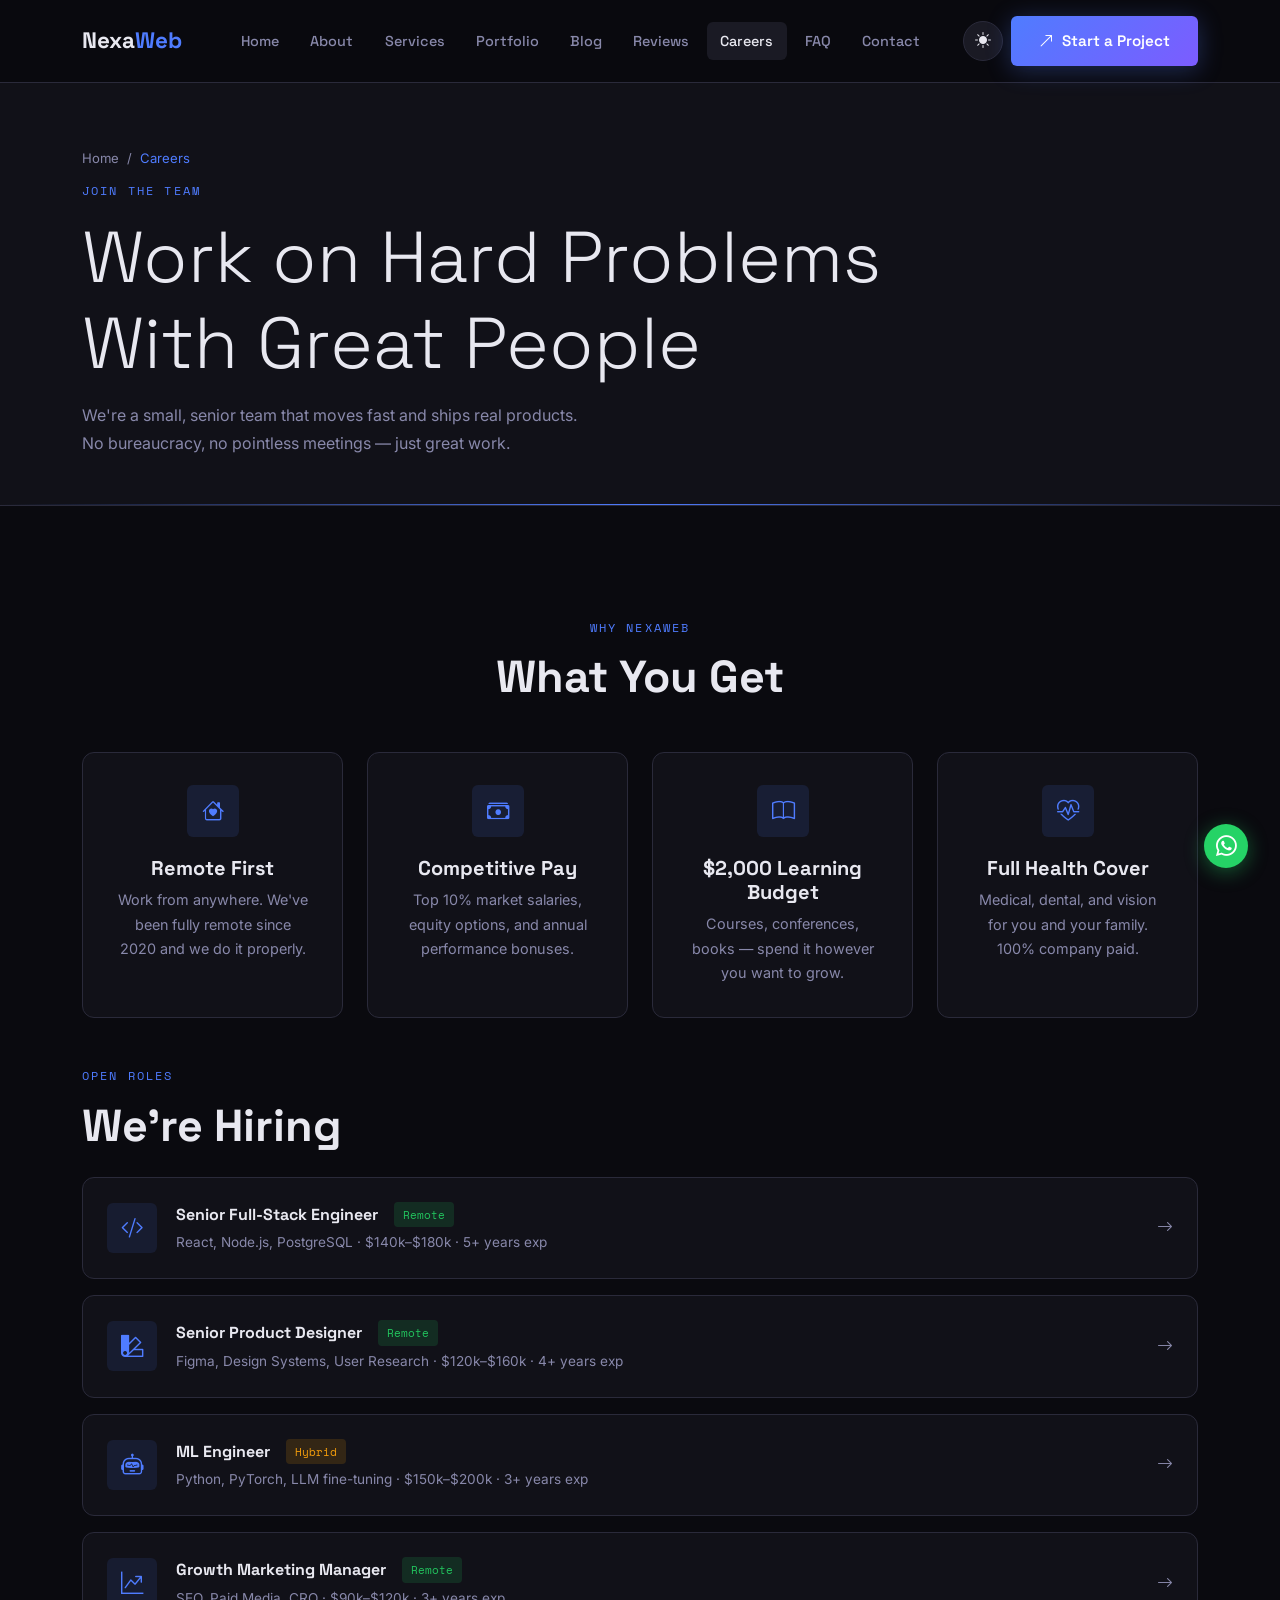
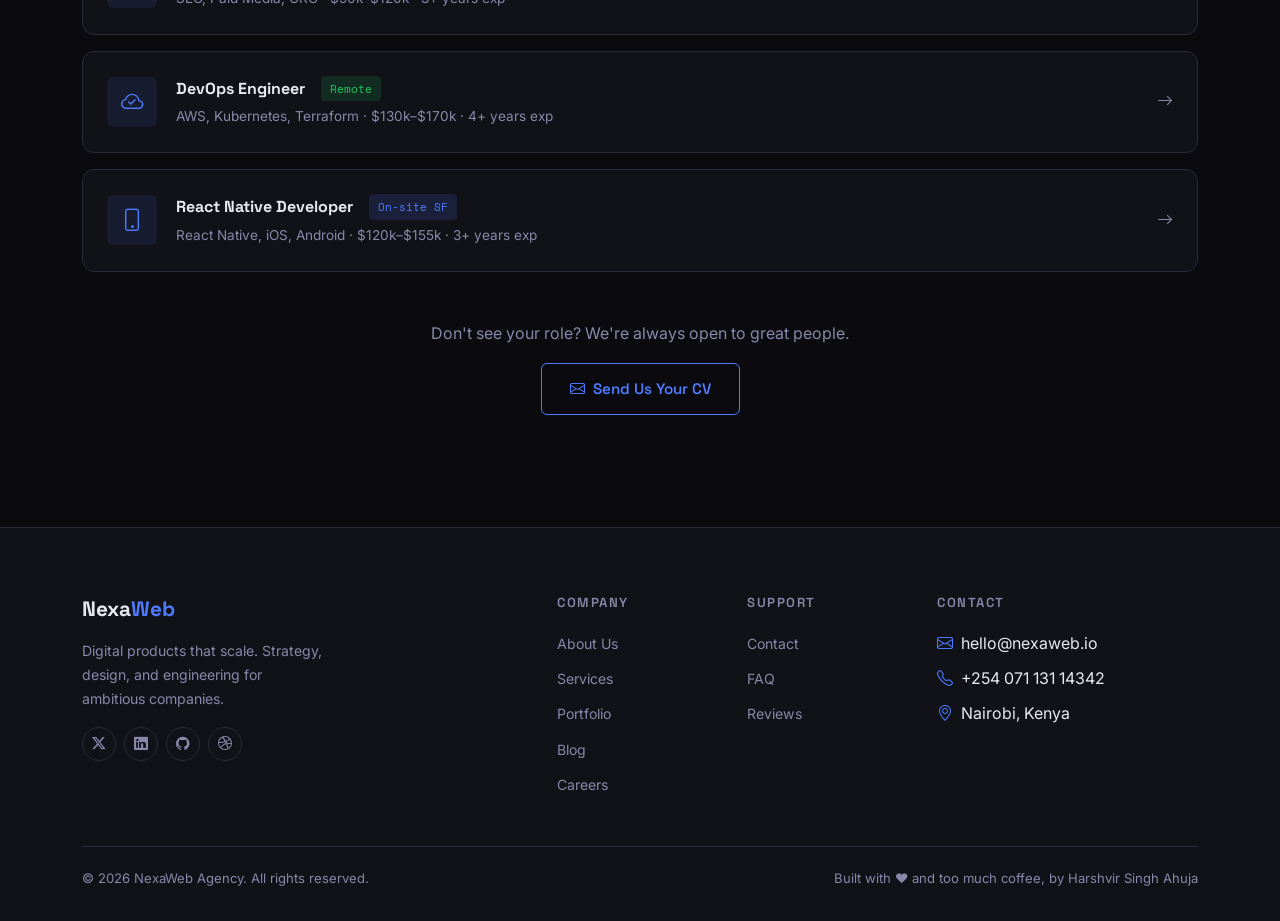
<file: careers.html>
<!DOCTYPE html>
<html lang="en" data-theme="dark">
<head>
  <meta charset="UTF-8" /><meta name="viewport" content="width=device-width, initial-scale=1.0" />
  <meta name="description" content="Join NexaWeb Agency — open roles in engineering, design, and growth." />
  <title>Careers — NexaWeb Agency</title>
  <link rel="icon" href="data:image/svg+xml,<svg xmlns='http://www.w3.org/2000/svg' viewBox='0 0 100 100'><text y='.9em' font-size='90'>⚡</text></svg>" />
  <link href="https://cdn.jsdelivr.net/npm/bootstrap@5.3.3/dist/css/bootstrap.min.css" rel="stylesheet" />
  <link href="https://cdn.jsdelivr.net/npm/bootstrap-icons@1.11.3/font/bootstrap-icons.css" rel="stylesheet" />
  <link rel="stylesheet" href="css/style.css" />
  <link rel="stylesheet" href="css/careers.css" />

  <!--what this page does-->
  <!--
  PAGE: Careers (careers.html)
  PURPOSE: Shows open job positions and company culture/perks
  
  SECTIONS:
  - Navbar: Consistent navigation
  - Page Header: Page title and breadcrumb
  - Perks Grid: 4 cards showing company benefits (remote, pay, learning budget, PTO)
  - Job Listings: 6 open roles as career cards with title, badge, stack and apply button
  - Open Application CTA: Encourages people to apply even if no role matches
  - Footer: Consistent footer
  
  JAVASCRIPT USED:
  - animations.js: Perk cards and job listings reveal on scroll
-->
</head>
<body>
  <nav class="nexa-navbar navbar navbar-expand-lg">
        <div class="container">
            <a class="navbar-brand" href="index.html">Nexa<span>Web</span></a>

            <!---->
            <div class="d-flex align-items-center gap-2 order-lg-last">
                <button id="themeToggle" aria-label="Toggle theme"> <i id="themeIcon" class="bi bi-sun-fill"></i> </button>
                <!---->
                <a href="contact.html" class="btn-nexa btn-nexa-primary d-none d-lg-inline-flex">
                    <i class="bi bi-arrow-up-right"></i> Start a Project
                </a>
                <!---->
                 <button class="navbar-toggler border-0" type="button" data-bs-toggle="collapse" data-bs-target="#navMenu" aria-label="Toggle navigation">
              <i class="bi bi-list fs-4" style="color:var(--clr-text)"></i>
                 </button>
        </div>


        <!---->
        <div class="collapse navbar-collapse" id="navMenu">
           <ul class="navbar-nav mx-auto gap-1">
  <li class="nav-item">
    <a class="nav-link" href="index.html"
       data-bs-toggle="tooltip" data-bs-placement="bottom"
       title="Go to Homepage">Home</a>
  </li>
  <li class="nav-item">
    <a class="nav-link" href="about.html"
       data-bs-toggle="tooltip" data-bs-placement="bottom"
       title="Learn about our team and story">About</a>
  </li>
  <li class="nav-item">
    <a class="nav-link" href="services.html"
       data-bs-toggle="tooltip" data-bs-placement="bottom"
       title="See what we offer">Services</a>
  </li>
  <li class="nav-item">
    <a class="nav-link" href="portfolio.html"
       data-bs-toggle="tooltip" data-bs-placement="bottom"
       title="Browse our past projects">Portfolio</a>
  </li>
  <li class="nav-item">
    <a class="nav-link" href="blog.html"
       data-bs-toggle="tooltip" data-bs-placement="bottom"
       title="Read our latest articles">Blog</a>
  </li>
  <li class="nav-item">
    <a class="nav-link" href="testimonials.html"
       data-bs-toggle="tooltip" data-bs-placement="bottom"
       title="See what clients say">Reviews</a>
  </li>
  <li class="nav-item">
    <a class="nav-link active" href="careers.html"
       data-bs-toggle="tooltip" data-bs-placement="bottom"
       title="Join our team">Careers</a>
  </li>
  <li class="nav-item">
    <a class="nav-link" href="faq.html"
       data-bs-toggle="tooltip" data-bs-placement="bottom"
       title="Common questions answered">FAQ</a>
  </li>
  <li class="nav-item">
    <a class="nav-link" href="contact.html"
       data-bs-toggle="tooltip" data-bs-placement="bottom"
       title="Get in touch with us">Contact</a>
  </li>
</ul>
        </div>
        </div>
    </nav>

  <div class="page-header">
    <div class="container">
      <div class="breadcrumb-nexa"><a href="index.html">Home</a><span>/</span><span class="current">Careers</span></div>
      <span class="section-label">Join the Team</span>
      <h1 class="display-2">Work on Hard Problems<br>With Great People</h1>
      <p class="text-muted mt-3" style="max-width:520px">We're a small, senior team that moves fast and ships real products. No bureaucracy, no pointless meetings — just great work.</p>
    </div>
  </div>


  <!--PERKS-->
 <section class="section-pad">
    <div class="container">
      <div class="text-center mb-5">
        <span class="section-label">Why NexaWeb</span>
        <h2 class="section-title">What You Get</h2>
      </div>
      <div class="row g-4 mb-5" data-stagger>
        <div class="col-sm-6 col-lg-3 reveal">
          <div class="nexa-card text-center">
            <div class="icon-box mx-auto"><i class="bi bi-house-heart"></i></div>
            <h5>Remote First</h5>
            <p>Work from anywhere. We've been fully remote since 2020 and we do it properly.</p>
          </div>
        </div>
        <div class="col-sm-6 col-lg-3 reveal">
          <div class="nexa-card text-center">
            <div class="icon-box mx-auto"><i class="bi bi-cash-stack"></i></div>
            <h5>Competitive Pay</h5>
            <p>Top 10% market salaries, equity options, and annual performance bonuses.</p>
          </div>
        </div>
        <div class="col-sm-6 col-lg-3 reveal">
          <div class="nexa-card text-center">
            <div class="icon-box mx-auto"><i class="bi bi-book"></i></div>
            <h5>$2,000 Learning Budget</h5>
            <p>Courses, conferences, books — spend it however you want to grow.</p>
          </div>
        </div>
        <div class="col-sm-6 col-lg-3 reveal">
          <div class="nexa-card text-center">
            <div class="icon-box mx-auto"><i class="bi bi-heart-pulse"></i></div>
            <h5>Full Health Cover</h5>
            <p>Medical, dental, and vision for you and your family. 100% company paid.</p>
          </div>
        </div>
      </div>

      <!-- OPEN ROLES -->
      <div class="mb-4">
        <span class="section-label">Open Roles</span>
        <h2 class="section-title">We're Hiring</h2>
      </div>

      <div class="d-flex flex-column gap-3">
        <a href="contact.html" class="career-card text-decoration-none">
          <div class="career-icon"><i class="bi bi-code-slash"></i></div>
          <div class="flex-grow-1">
            <div class="d-flex align-items-center flex-wrap gap-2 mb-1">
              <h5 class="mb-0" style="font-size:1rem">Senior Full-Stack Engineer</h5>
              <span class="career-badge badge-remote">Remote</span>
            </div>
            <p class="text-muted mb-0" style="font-size:0.85rem">React, Node.js, PostgreSQL · $140k–$180k · 5+ years exp</p>
          </div>
          <i class="bi bi-arrow-right text-muted"></i>
        </a>

        <a href="contact.html" class="career-card text-decoration-none">
          <div class="career-icon"><i class="bi bi-palette2"></i></div>
          <div class="flex-grow-1">
            <div class="d-flex align-items-center flex-wrap gap-2 mb-1">
              <h5 class="mb-0" style="font-size:1rem">Senior Product Designer</h5>
              <span class="career-badge badge-remote">Remote</span>
            </div>
            <p class="text-muted mb-0" style="font-size:0.85rem">Figma, Design Systems, User Research · $120k–$160k · 4+ years exp</p>
          </div>
          <i class="bi bi-arrow-right text-muted"></i>
        </a>

        <a href="contact.html" class="career-card text-decoration-none">
          <div class="career-icon"><i class="bi bi-robot"></i></div>
          <div class="flex-grow-1">
            <div class="d-flex align-items-center flex-wrap gap-2 mb-1">
              <h5 class="mb-0" style="font-size:1rem">ML Engineer</h5>
              <span class="career-badge badge-hybrid">Hybrid</span>
            </div>
            <p class="text-muted mb-0" style="font-size:0.85rem">Python, PyTorch, LLM fine-tuning · $150k–$200k · 3+ years exp</p>
          </div>
          <i class="bi bi-arrow-right text-muted"></i>
        </a>

        <a href="contact.html" class="career-card text-decoration-none">
          <div class="career-icon"><i class="bi bi-graph-up-arrow"></i></div>
          <div class="flex-grow-1">
            <div class="d-flex align-items-center flex-wrap gap-2 mb-1">
              <h5 class="mb-0" style="font-size:1rem">Growth Marketing Manager</h5>
              <span class="career-badge badge-remote">Remote</span>
            </div>
            <p class="text-muted mb-0" style="font-size:0.85rem">SEO, Paid Media, CRO · $90k–$120k · 3+ years exp</p>
          </div>
          <i class="bi bi-arrow-right text-muted"></i>
        </a>

        <a href="contact.html" class="career-card text-decoration-none">
          <div class="career-icon"><i class="bi bi-cloud-check"></i></div>
          <div class="flex-grow-1">
            <div class="d-flex align-items-center flex-wrap gap-2 mb-1">
              <h5 class="mb-0" style="font-size:1rem">DevOps Engineer</h5>
              <span class="career-badge badge-remote">Remote</span>
            </div>
            <p class="text-muted mb-0" style="font-size:0.85rem">AWS, Kubernetes, Terraform · $130k–$170k · 4+ years exp</p>
          </div>
          <i class="bi bi-arrow-right text-muted"></i>
        </a>

        <a href="contact.html" class="career-card text-decoration-none">
          <div class="career-icon"><i class="bi bi-phone"></i></div>
          <div class="flex-grow-1">
            <div class="d-flex align-items-center flex-wrap gap-2 mb-1">
              <h5 class="mb-0" style="font-size:1rem">React Native Developer</h5>
              <span class="career-badge badge-onsite">On-site SF</span>
            </div>
            <p class="text-muted mb-0" style="font-size:0.85rem">React Native, iOS, Android · $120k–$155k · 3+ years exp</p>
          </div>
          <i class="bi bi-arrow-right text-muted"></i>
        </a>
      </div>

      <div class="text-center mt-5">
        <p class="text-muted mb-3">Don't see your role? We're always open to great people.</p>
        <a href="contact.html" class="btn-nexa btn-nexa-outline"><i class="bi bi-envelope"></i> Send Us Your CV</a>
      </div>
    </div>
  </section>


<footer class="nexa-footer">
    <div class="container">
      <div class="row gy-4">
        <div class="col-lg-4">
          <div class="footer-brand">Nexa<span>Web</span></div>
          <p class="footer-desc">Digital products that scale. Strategy, design, and engineering for ambitious companies.</p>
          <div class="social-links mt-3" style="justify-content:flex-start">
            <a href="#" class="social-link"><i class="bi bi-twitter-x"></i></a>
            <a href="#" class="social-link"><i class="bi bi-linkedin"></i></a>
            <a href="#" class="social-link"><i class="bi bi-github"></i></a>
            <a href="#" class="social-link"><i class="bi bi-dribbble"></i></a>
          </div>
        </div>
        <div class="col-sm-6 col-lg-2 offset-lg-1">
          <div class="footer-heading">Company</div>
          <ul class="footer-links">
            <li><a href="about.html">About Us</a></li>
            <li><a href="services.html">Services</a></li>
            <li><a href="portfolio.html">Portfolio</a></li>
            <li><a href="blog.html">Blog</a></li>
            <li><a href="careers.html">Careers</a></li>
          </ul>
        </div>
        <div class="col-sm-6 col-lg-2">
          <div class="footer-heading">Support</div>
          <ul class="footer-links">
            <li><a href="contact.html">Contact</a></li>
            <li><a href="faq.html">FAQ</a></li>
            <li><a href="testimonials.html">Reviews</a></li>
          </ul>
        </div>
        <div class="col-lg-3">
          <div class="footer-heading">Contact</div>
          <ul class="footer-links">
            <li><i class="bi bi-envelope me-2" style="color:var(--clr-accent)"></i>hello@nexaweb.io</li>
            <li><i class="bi bi-telephone me-2" style="color:var(--clr-accent)"></i>+254 071 131 14342</li>
            <li><i class="bi bi-geo-alt me-2" style="color:var(--clr-accent)"></i>Nairobi, Kenya</li>
          </ul>
        </div>
      </div>
      <div class="footer-bottom">
        <p>© 2026 NexaWeb Agency. All rights reserved.</p>
        <p>Built with ❤️ and too much coffee, by Harshvir Singh Ahuja</p>
      </div>
    </div>
  </footer>
  
    <script src="https://cdn.jsdelivr.net/npm/bootstrap@5.3.3/dist/js/bootstrap.bundle.min.js"></script>
    <script src="js/loader.js"></script>
    <script src="js/theme.js"></script>
    <script src="js/navbar.js"></script>
    <script src="js/animations.js"></script>
    <script src="js/filter.js"></script>
    <script src="js/search.js"></script>
    <script src="js/contact.js"></script>

  <!-- Adding a whatspapp button -->
   <a href="https://wa.me/254113114342" target="_blank" id="whatsappBtn" aria-label="Chat on WhatsApp">
    <i class="bi bi-whatsapp"></i>
   </a>


    <!-- BACK TO TOP BUTTON — Appears when user scrolls down -->
<button id="backToTop" aria-label="Back to top">
  <i class="bi bi-arrow-up"></i>
</button>

</body>
</html>
</file>
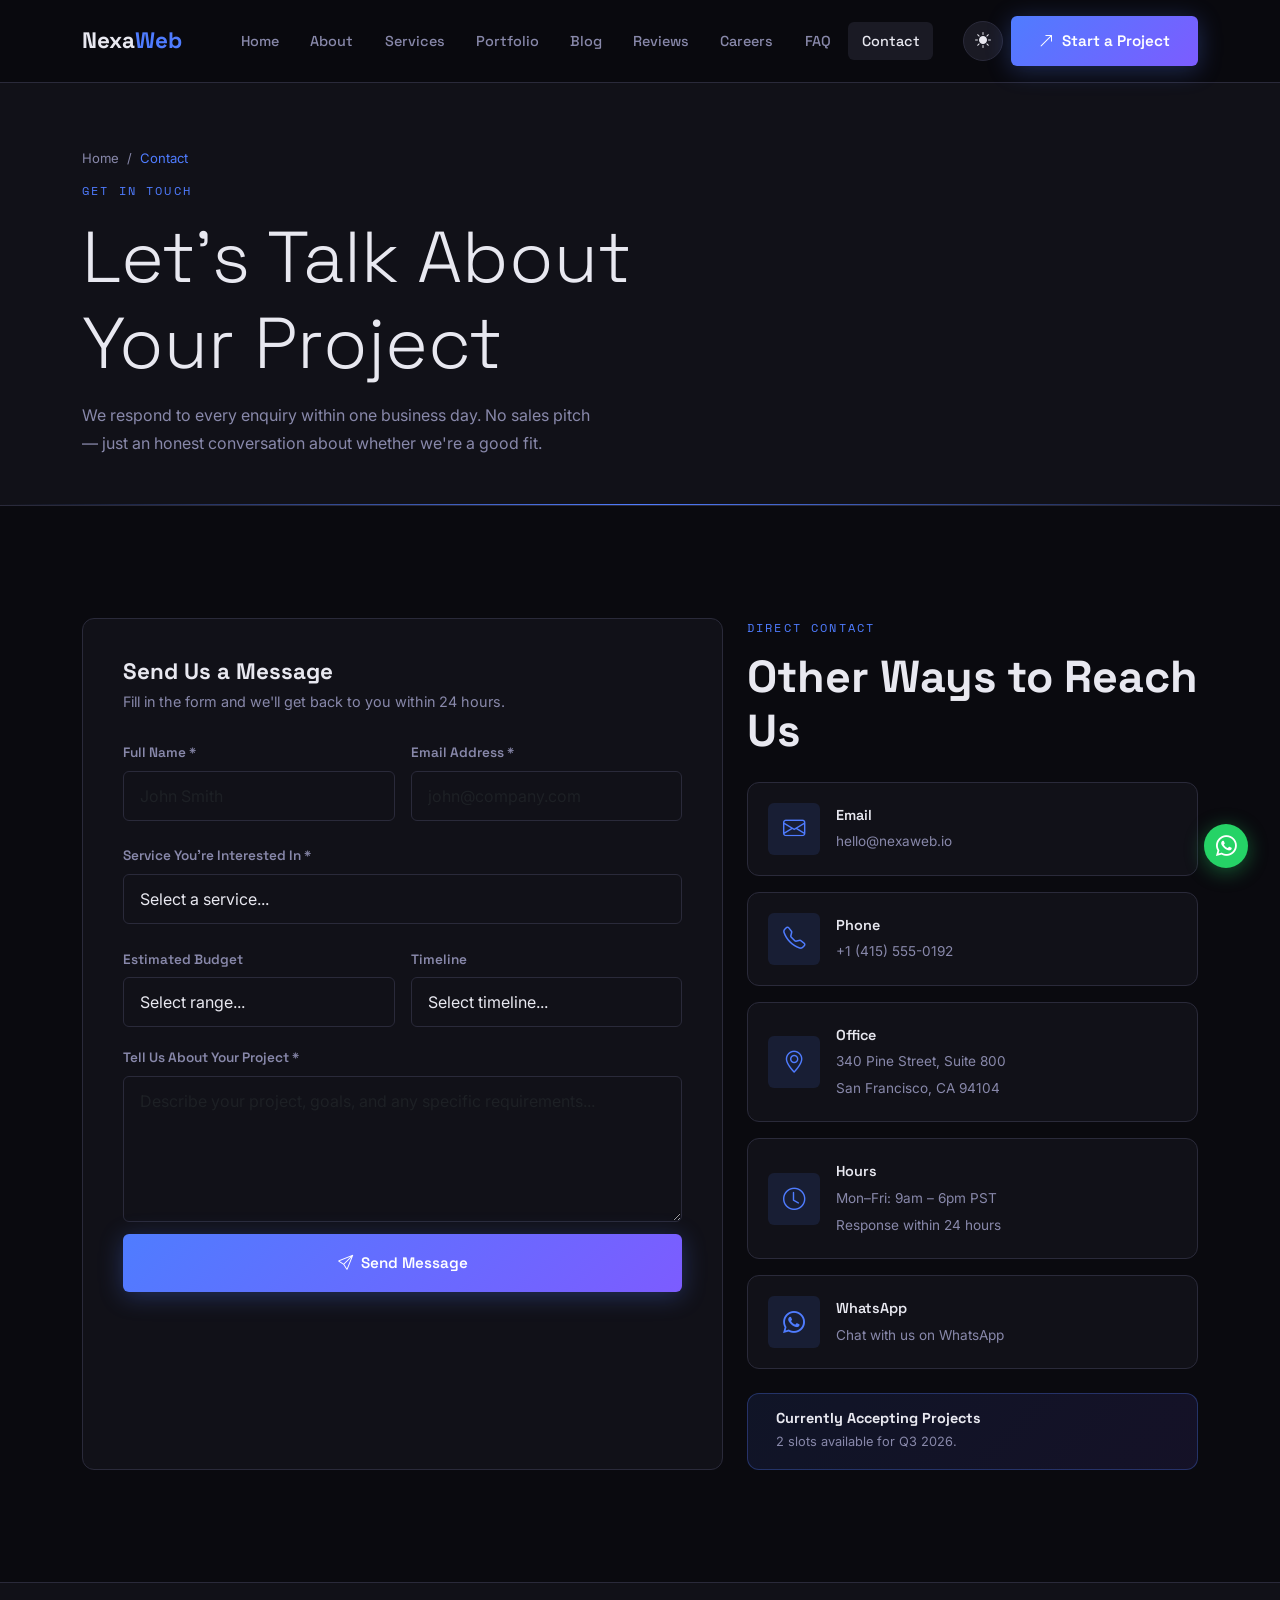
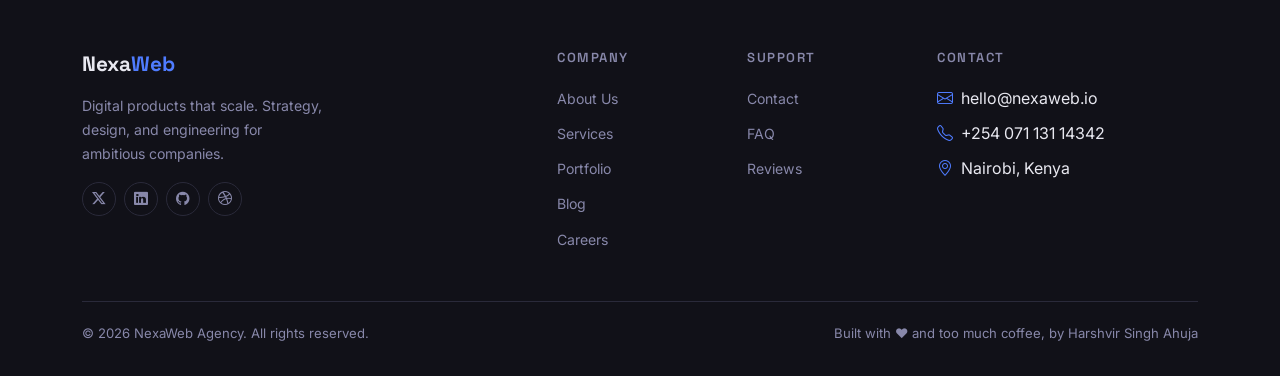
<file: contact.html>
<!DOCTYPE html>
<!--
  PAGE: Contact (contact.html)
  PURPOSE: Contact form for potential clients to get in touch
  
  SECTIONS:
  - Navbar: Consistent navigation
  - Page Header: Page title and breadcrumb
  - Contact Form: Full form with name, email, service, budget, timeline and message fields
  - Contact Info: Email, phone, address and hours shown as info cards
  - Availability Badge: Shows agency is currently accepting projects
  - Footer: Consistent footer
  
  JAVASCRIPT USED:
  - contact.js: Validates each field on blur (when user leaves the field)
                Shows green tick for valid fields, red message for invalid
                On submit checks all fields, shows toast notification on success
                Simulates sending with 1.2 second delay then resets form

-->
<html lang="en" data-theme="dark">
<head>
  <meta charset="UTF-8" /><meta name="viewport" content="width=device-width, initial-scale=1.0" />
  <meta name="description" content="Get in touch with NexaWeb Agency — tell us about your project." />
  <title>Contact — NexaWeb Agency</title>
  <link rel="icon" href="data:image/svg+xml,<svg xmlns='http://www.w3.org/2000/svg' viewBox='0 0 100 100'><text y='.9em' font-size='90'>⚡</text></svg>" />
  <link href="https://cdn.jsdelivr.net/npm/bootstrap@5.3.3/dist/css/bootstrap.min.css" rel="stylesheet" />
  <link href="https://cdn.jsdelivr.net/npm/bootstrap-icons@1.11.3/font/bootstrap-icons.css" rel="stylesheet" />
  <link rel="stylesheet" href="css/style.css" />
  <link rel="stylesheet" href="css/contact.css" />
</head>
<body>

  <!-- NAVBAR — Sticky navigation with dark/light toggle and mobile collapse -->
   <nav class="nexa-navbar navbar navbar-expand-lg">
        <div class="container">
            <a class="navbar-brand" href="index.html">Nexa<span>Web</span></a>

            <!---->
            <div class="d-flex align-items-center gap-2 order-lg-last">
                <button id="themeToggle" aria-label="Toggle theme"> <i id="themeIcon" class="bi bi-sun-fill"></i> </button>
                <!---->
                <a href="contact.html" class="btn-nexa btn-nexa-primary d-none d-lg-inline-flex">
                    <i class="bi bi-arrow-up-right"></i> Start a Project
                </a>
                <!---->
                 <button class="navbar-toggler border-0" type="button" data-bs-toggle="collapse" data-bs-target="#navMenu" aria-label="Toggle navigation">
              <i class="bi bi-list fs-4" style="color:var(--clr-text)"></i>
                 </button>
        </div>


        <!---->
        <div class="collapse navbar-collapse" id="navMenu">
           <ul class="navbar-nav mx-auto gap-1">
  <li class="nav-item">
    <a class="nav-link" href="index.html"
       data-bs-toggle="tooltip" data-bs-placement="bottom"
       title="Go to Homepage">Home</a>
  </li>
  <li class="nav-item">
    <a class="nav-link" href="about.html"
       data-bs-toggle="tooltip" data-bs-placement="bottom"
       title="Learn about our team and story">About</a>
  </li>
  <li class="nav-item">
    <a class="nav-link" href="services.html"
       data-bs-toggle="tooltip" data-bs-placement="bottom"
       title="See what we offer">Services</a>
  </li>
  <li class="nav-item">
    <a class="nav-link" href="portfolio.html"
       data-bs-toggle="tooltip" data-bs-placement="bottom"
       title="Browse our past projects">Portfolio</a>
  </li>
  <li class="nav-item">
    <a class="nav-link" href="blog.html"
       data-bs-toggle="tooltip" data-bs-placement="bottom"
       title="Read our latest articles">Blog</a>
  </li>
  <li class="nav-item">
    <a class="nav-link" href="testimonials.html"
       data-bs-toggle="tooltip" data-bs-placement="bottom"
       title="See what clients say">Reviews</a>
  </li>
  <li class="nav-item">
    <a class="nav-link" href="careers.html"
       data-bs-toggle="tooltip" data-bs-placement="bottom"
       title="Join our team">Careers</a>
  </li>
  <li class="nav-item">
    <a class="nav-link" href="faq.html"
       data-bs-toggle="tooltip" data-bs-placement="bottom"
       title="Common questions answered">FAQ</a>
  </li>
  <li class="nav-item">
    <a class="nav-link active" href="contact.html"
       data-bs-toggle="tooltip" data-bs-placement="bottom"
       title="Get in touch with us">Contact</a>
  </li>
</ul>
        </div>
        </div>
    </nav>

  <!-- PAGE HEADER — Title and breadcrumb navigation -->
  <div class="page-header">
    <div class="container">
      <div class="breadcrumb-nexa"><a href="index.html">Home</a><span>/</span><span class="current">Contact</span></div>
      <span class="section-label">Get In Touch</span>
      <h1 class="display-2">Let's Talk About<br>Your Project</h1>
      <p class="text-muted mt-3" style="max-width:520px">We respond to every enquiry within one business day. No sales pitch — just an honest conversation about whether we're a good fit.</p>
    </div>
  </div>

  <!-- CONTACT SECTION — Form on left, contact info on right -->
  <section class="section-pad">
    <div class="container">
      <div class="row gy-5">

        <!-- CONTACT FORM — Full form with JS validation -->
        <div class="col-lg-7">
          <div class="nexa-card" style="padding:2.5rem">
            <h3 class="mb-1" style="font-size:1.4rem">Send Us a Message</h3>
            <p class="text-muted mb-4" style="font-size:0.9rem">Fill in the form and we'll get back to you within 24 hours.</p>

            <form id="contactForm" class="form-nexa" novalidate>
  <!-- Web3Forms access key — connects form to your email -->
  <input type="hidden" name="access_key" value="fa3a1684-065c-4222-8209-e7d6c79db8b7" />
  <input type="hidden" name="subject" value="New Project Enquiry — NexaWeb Agency" />
  <input type="hidden" name="from_name" value="NexaWeb Contact Form" />

  <div class="row g-3">
    <div class="col-md-6">
      <label class="form-label" for="contactName">Full Name *</label>
      <input type="text" class="form-control" id="contactName" 
             name="name" placeholder="John Smith" />
      <div class="form-feedback" id="contactNameFeedback"></div>
    </div>

    <div class="col-md-6">
      <label class="form-label" for="contactEmail">Email Address *</label>
      <input type="email" class="form-control" id="contactEmail" 
             name="email" placeholder="john@company.com" />
      <div class="form-feedback" id="contactEmailFeedback"></div>
    </div>

    <div class="col-12">
      <label class="form-label" for="contactService">Service You're Interested In *</label>
      <select class="form-select" id="contactService" name="service">
        <option value="">Select a service...</option>
        <option>UI/UX Design</option>
        <option>Web Development</option>
        <option>Mobile App Development</option>
        <option>Cloud & DevOps</option>
        <option>Growth Marketing</option>
        <option>AI Integration</option>
        <option>Full Product Build</option>
        <option>Other</option>
      </select>
      <div class="form-feedback" id="contactServiceFeedback"></div>
    </div>

    <div class="col-md-6">
      <label class="form-label" for="contactBudget">Estimated Budget</label>
      <select class="form-select" id="contactBudget" name="budget">
        <option value="">Select range...</option>
        <option>Under $5,000</option>
        <option>$5,000 – $15,000</option>
        <option>$15,000 – $50,000</option>
        <option>$50,000+</option>
        <option>Let's discuss</option>
      </select>
    </div>

    <div class="col-md-6">
      <label class="form-label" for="contactTimeline">Timeline</label>
      <select class="form-select" id="contactTimeline" name="timeline">
        <option value="">Select timeline...</option>
        <option>ASAP</option>
        <option>1–3 months</option>
        <option>3–6 months</option>
        <option>Flexible</option>
      </select>
    </div>

    <div class="col-12">
      <label class="form-label" for="contactMessage">Tell Us About Your Project *</label>
      <textarea class="form-control" id="contactMessage" 
                name="message" rows="5" 
                placeholder="Describe your project, goals, and any specific requirements..."></textarea>
      <div class="form-feedback" id="contactMessageFeedback"></div>
    </div>

    <div class="col-12 mt-2">
      <button type="submit" class="btn-nexa btn-nexa-primary w-100" 
              style="justify-content:center;padding:1rem">
        <i class="bi bi-send"></i> Send Message
      </button>
    </div>
  </div>
</form>
          </div>
        </div>

        <!-- CONTACT INFO — Cards with email, phone, address, hours -->
        <div class="col-lg-5 align-self-start">
          <div class="mb-4">
            <span class="section-label">Direct Contact</span>
            <h3 class="section-title">Other Ways to Reach Us</h3>
          </div>
          <!--Email Card-->
          <div class="d-flex flex-column gap-3 mb-4">
            <div class="nexa-card" style="padding:1.25rem;flex-direction:row;display:flex;align-items:center;gap:1rem">
              <div class="icon-box" style="margin:0;flex-shrink:0"><i class="bi bi-envelope"></i></div>
              <div>
                <div style="font-family:var(--font-display);font-weight:600;font-size:0.9rem">Email</div>
                <a href="mailto:hello@nexaweb.io" style="font-size:0.85rem;color:var(--clr-muted)">hello@nexaweb.io</a>
              </div>
            </div>
            <!--Phone Card-->
            <div class="nexa-card" style="padding:1.25rem;flex-direction:row;display:flex;align-items:center;gap:1rem">
              <div class="icon-box" style="margin:0;flex-shrink:0"><i class="bi bi-telephone"></i></div>
              <div>
                <div style="font-family:var(--font-display);font-weight:600;font-size:0.9rem">Phone</div>
                <a href="tel:+14155550192" style="font-size:0.85rem;color:var(--clr-muted)">+1 (415) 555-0192</a>
              </div>
            </div>
            <!--Address Card-->
            <div class="nexa-card" style="padding:1.25rem;flex-direction:row;display:flex;align-items:center;gap:1rem">
              <div class="icon-box" style="margin:0;flex-shrink:0"><i class="bi bi-geo-alt"></i></div>
              <div>
                <div style="font-family:var(--font-display);font-weight:600;font-size:0.9rem">Office</div>
                <span style="font-size:0.85rem;color:var(--clr-muted)">340 Pine Street, Suite 800<br>San Francisco, CA 94104</span>
              </div>
            </div>
            <!--Hours Card-->
            <div class="nexa-card" style="padding:1.25rem;flex-direction:row;display:flex;align-items:center;gap:1rem">
              <div class="icon-box" style="margin:0;flex-shrink:0"><i class="bi bi-clock"></i></div>
              <div>
                <div style="font-family:var(--font-display);font-weight:600;font-size:0.9rem">Hours</div>
                <span style="font-size:0.85rem;color:var(--clr-muted)">Mon–Fri: 9am – 6pm PST<br>Response within 24 hours</span>
              </div>
            </div>
            <!-- WhatsApp Card -->
            <div class="nexa-card" style="padding:1.25rem;flex-direction:row;display:flex;align-items:center;gap:1rem">
              <div class="icon-box" style="margin:0;flex-shrink:0"><i class="bi bi-whatsapp"></i></div>
              <div>
                <div style="font-family:var(--font-display);font-weight:600;font-size:0.9rem">WhatsApp</div>
                <a href="https://wa.me/254113114342" target="_blank" style="font-size:0.85rem;color:var(--clr-muted)">Chat with us on WhatsApp</a>
              </div>
            </div>
          </div>

          <!-- AVAILABILITY BADGE — Shows current project availability -->
          <div class="nexa-card" style="background:linear-gradient(135deg,rgba(79,124,255,0.1),rgba(124,92,255,0.1));border-color:rgba(79,124,255,0.3);padding:1rem 1.25rem;">
            <div class="d-flex align-items-center gap-2">
              <span class="hero-badge-dot" style="flex-shrink:0"></span>
              <div>
                <h6 style="font-size:0.9rem;margin:0 0 0.2rem">Currently Accepting Projects</h6>
                <p class="text-muted" style="font-size:0.8rem;margin:0">2 slots available for Q3 2026.</p>
              </div>
            </div>
          </div>

        </div>
      </div>
    </div>
  </section>

  <!-- FOOTER — Links, contact info and social media -->
  <footer class="nexa-footer">
    <div class="container">
      <div class="row gy-4">
        <div class="col-lg-4">
          <div class="footer-brand">Nexa<span>Web</span></div>
          <p class="footer-desc">Digital products that scale. Strategy, design, and engineering for ambitious companies.</p>
          <div class="social-links mt-3" style="justify-content:flex-start">
            <a href="#" class="social-link"><i class="bi bi-twitter-x"></i></a>
            <a href="#" class="social-link"><i class="bi bi-linkedin"></i></a>
            <a href="#" class="social-link"><i class="bi bi-github"></i></a>
            <a href="#" class="social-link"><i class="bi bi-dribbble"></i></a>
          </div>
        </div>
        <div class="col-sm-6 col-lg-2 offset-lg-1">
          <div class="footer-heading">Company</div>
          <ul class="footer-links">
            <li><a href="about.html">About Us</a></li>
            <li><a href="services.html">Services</a></li>
            <li><a href="portfolio.html">Portfolio</a></li>
            <li><a href="blog.html">Blog</a></li>
            <li><a href="careers.html">Careers</a></li>
          </ul>
        </div>
        <div class="col-sm-6 col-lg-2">
          <div class="footer-heading">Support</div>
          <ul class="footer-links">
            <li><a href="contact.html">Contact</a></li>
            <li><a href="faq.html">FAQ</a></li>
            <li><a href="testimonials.html">Reviews</a></li>
          </ul>
        </div>
        <div class="col-lg-3">
          <div class="footer-heading">Contact</div>
          <ul class="footer-links">
            <li><i class="bi bi-envelope me-2" style="color:var(--clr-accent)"></i>hello@nexaweb.io</li>
            <li><i class="bi bi-telephone me-2" style="color:var(--clr-accent)"></i>+254 071 131 14342</li>
            <li><i class="bi bi-geo-alt me-2" style="color:var(--clr-accent)"></i>Nairobi, Kenya</li>
          </ul>
        </div>
      </div>
      <div class="footer-bottom">
        <p>© 2026 NexaWeb Agency. All rights reserved.</p>
        <p>Built with ❤️ and too much coffee, by Harshvir Singh Ahuja</p>
      </div>
    </div>
  </footer>

  <script src="https://cdn.jsdelivr.net/npm/bootstrap@5.3.3/dist/js/bootstrap.bundle.min.js"></script>
  <script src="js/loader.js"></script>
  <script src="js/theme.js"></script>
  <script src="js/navbar.js"></script>
  <script src="js/animations.js"></script>
  <script src="js/filter.js"></script>
  <script src="js/search.js"></script>
  <script src="js/contact.js"></script>

  <!-- WHATSAPP BUTTON — Quick contact via WhatsApp -->
  <a href="https://wa.me/254113114342" target="_blank" id="whatsappBtn" aria-label="Chat on WhatsApp">
    <i class="bi bi-whatsapp"></i>
  </a>

  <!-- BACK TO TOP BUTTON — Appears when user scrolls down -->
  <button id="backToTop" aria-label="Back to top">
    <i class="bi bi-arrow-up"></i>
  </button>

</body>
</html>
</file>
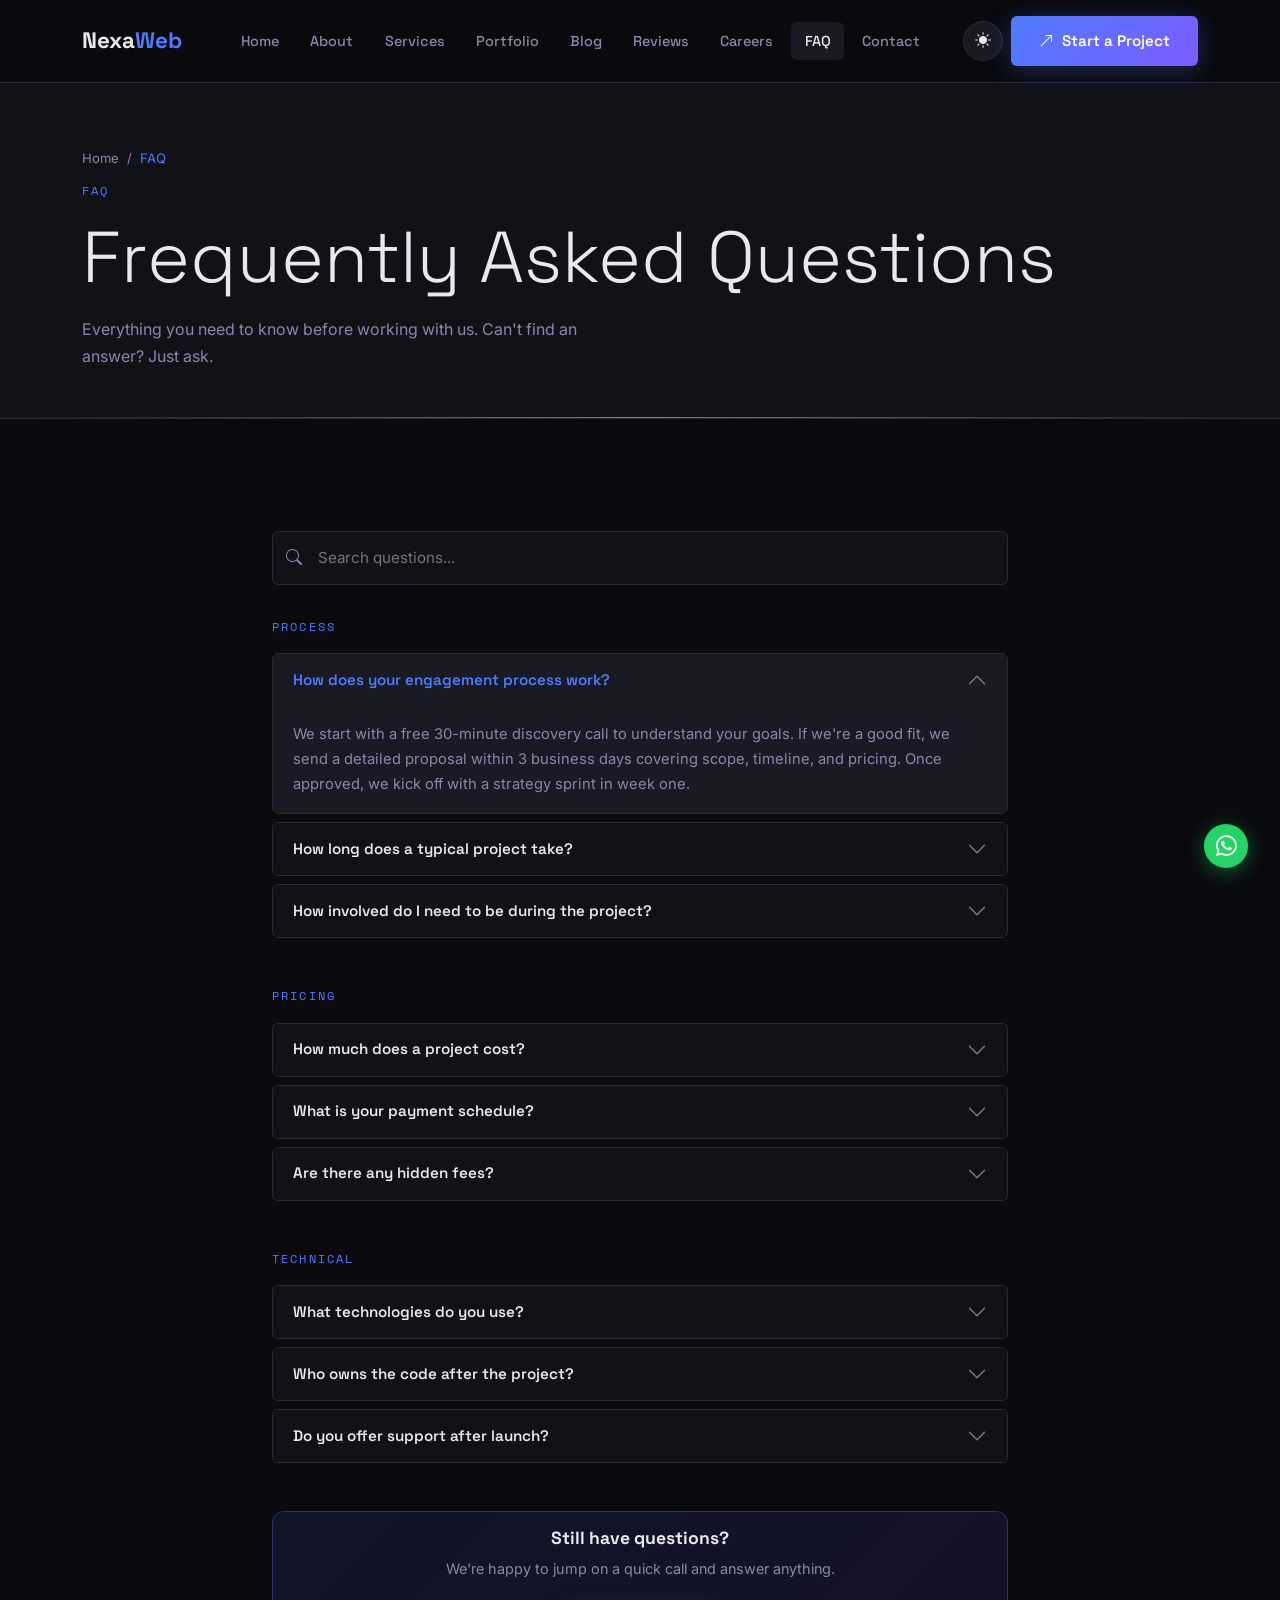
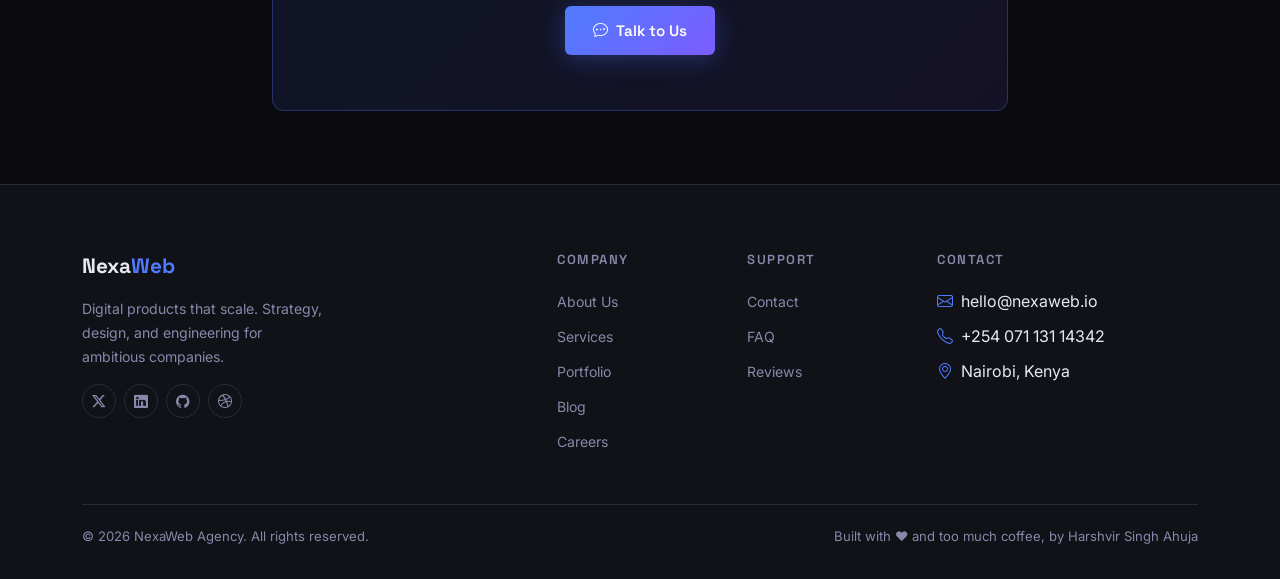
<file: faq.html>
<!doctype html>
<html lang="en" data-theme="dark">
  <head>
    <meta charset="UTF-8" />
    <meta name="viewport" content="width=device-width, initial-scale=1.0" />
    <title>FAQ — NexaWeb Agency</title>
    <link rel="icon" href="data:image/svg+xml,<svg xmlns='http://www.w3.org/2000/svg' viewBox='0 0 100 100'><text y='.9em' font-size='90'>⚡</text></svg>"/>
    <link href="https://cdn.jsdelivr.net/npm/bootstrap@5.3.3/dist/css/bootstrap.min.css" rel="stylesheet" />
    <link href="https://cdn.jsdelivr.net/npm/bootstrap-icons@1.11.3/font/bootstrap-icons.css" rel="stylesheet" />
    <link rel="stylesheet" href="css/style.css" />
    <link rel="stylesheet" href="css/faq.css" />

    <!-- PAGE: FAQ (faq.html)
  PURPOSE: Answers common questions using accordion and live search
   SECTIONS:
  - Navbar: Consistent navigation
  - Page Header: Page title and breadcrumb
  - Live Search: Filters FAQ questions in real time as user types
  - Process Accordion: 3 questions about how the agency works
  - Pricing Accordion: 3 questions about costs and payment
  - Technical Accordion: 3 questions about tech stack and ownership
  - CTA Card: Encourages users to contact if question not answered
  - Footer: Consistent footer
  
  JAVASCRIPT USED:
  - search.js: Filters accordion items using data-searchable attribute
  - Bootstrap JS: Powers the accordion open/close animation
-->
  </head>
  <body>
     <nav class="nexa-navbar navbar navbar-expand-lg">
        <div class="container">
            <a class="navbar-brand" href="index.html">Nexa<span>Web</span></a>

            <!---->
            <div class="d-flex align-items-center gap-2 order-lg-last">
                <button id="themeToggle" aria-label="Toggle theme"> <i id="themeIcon" class="bi bi-sun-fill"></i> </button>
                <!---->
                <a href="contact.html" class="btn-nexa btn-nexa-primary d-none d-lg-inline-flex">
                    <i class="bi bi-arrow-up-right"></i> Start a Project
                </a>
                <!---->
                 <button class="navbar-toggler border-0" type="button" data-bs-toggle="collapse" data-bs-target="#navMenu" aria-label="Toggle navigation">
              <i class="bi bi-list fs-4" style="color:var(--clr-text)"></i>
                 </button>
        </div>


        <!---->
        <div class="collapse navbar-collapse" id="navMenu">
           <ul class="navbar-nav mx-auto gap-1">
  <li class="nav-item">
    <a class="nav-link" href="index.html"
       data-bs-toggle="tooltip" data-bs-placement="bottom"
       title="Go to Homepage">Home</a>
  </li>
  <li class="nav-item">
    <a class="nav-link" href="about.html"
       data-bs-toggle="tooltip" data-bs-placement="bottom"
       title="Learn about our team and story">About</a>
  </li>
  <li class="nav-item">
    <a class="nav-link" href="services.html"
       data-bs-toggle="tooltip" data-bs-placement="bottom"
       title="See what we offer">Services</a>
  </li>
  <li class="nav-item">
    <a class="nav-link" href="portfolio.html"
       data-bs-toggle="tooltip" data-bs-placement="bottom"
       title="Browse our past projects">Portfolio</a>
  </li>
  <li class="nav-item">
    <a class="nav-link" href="blog.html"
       data-bs-toggle="tooltip" data-bs-placement="bottom"
       title="Read our latest articles">Blog</a>
  </li>
  <li class="nav-item">
    <a class="nav-link" href="testimonials.html"
       data-bs-toggle="tooltip" data-bs-placement="bottom"
       title="See what clients say">Reviews</a>
  </li>
  <li class="nav-item">
    <a class="nav-link" href="careers.html"
       data-bs-toggle="tooltip" data-bs-placement="bottom"
       title="Join our team">Careers</a>
  </li>
  <li class="nav-item">
    <a class="nav-link active" href="faq.html"
       data-bs-toggle="tooltip" data-bs-placement="bottom"
       title="Common questions answered">FAQ</a>
  </li>
  <li class="nav-item">
    <a class="nav-link" href="contact.html"
       data-bs-toggle="tooltip" data-bs-placement="bottom"
       title="Get in touch with us">Contact</a>
  </li>
</ul>
        </div>
        </div>
    </nav>

    <div class="page-header">
      <div class="container">
        <div class="breadcrumb-nexa">
          <a href="index.html">Home</a><span>/</span><span class="current">FAQ</span>
        </div>
        <span class="section-label">FAQ</span>
        <h1 class="display-2">Frequently Asked Questions</h1>
        <p class="text-muted mt-3" style="max-width: 520px">
          Everything you need to know before working with us. Can't find an
          answer? Just ask.
        </p>
      </div>
    </div>

    <section class="section-pad">
      <div class="container">
        <div class="row justify-content-center">
          <div class="col-lg-8">
            <!-- Live Search -->
            <div class="nexa-search">
              <i class="bi bi-search search-icon"></i>
              <input type="text" id="liveSearch" placeholder="Search questions..." aria-label="Search FAQ" />
            </div>

            <div id="noResults" style="display: none" class="text-center py-5">
              <div style="font-size: 3rem">🤔</div>
              <h4 class="mt-3">No questions found</h4>
              <p class="text-muted">
                Try different keywords or
                <a href="contact.html">contact us directly</a>
              </p>
            </div>

            <!-- Process -->
            <div class="mb-3" data-searchable="process how does it work engagement working together project start">
              <span class="section-label">Process</span>
            </div>
            <div class="nexa-accordion accordion mb-5">
              <div class="accordion-item" data-searchable="how does the engagement process work start project">
                <h2 class="accordion-header">
                  <button class="accordion-button" type="button"data-bs-toggle="collapse" data-bs-target="#faq1">
                    How does your engagement process work?
                  </button>
                </h2>
                <div id="faq1" class="accordion-collapse collapse show">
                  <div class="accordion-body">
                    We start with a free 30-minute discovery call to understand
                    your goals. If we're a good fit, we send a detailed proposal
                    within 3 business days covering scope, timeline, and
                    pricing. Once approved, we kick off with a strategy sprint
                    in week one.
                  </div>
                </div>
              </div>
              <div class="accordion-item" data-searchable="how long does a project take timeline weeks months">
                <h2 class="accordion-header">
                  <button class="accordion-button collapsed" type="button" data-bs-toggle="collapse" data-bs-target="#faq2">
                    How long does a typical project take?
                  </button>
                </h2>
                <div id="faq2" class="accordion-collapse collapse">
                  <div class="accordion-body">
                    It depends on scope. A landing page or MVP takes 4–6 weeks.
                    A full product build typically runs 3–5 months. We work in
                    2-week sprints and you see working software after every
                    sprint — not just at the end.
                  </div>
                </div>
              </div>
              <div class="accordion-item" data-searchable="involved how much client involvement updates communication">
                <h2 class="accordion-header">
                  <button class="accordion-button collapsed" type="button" data-bs-toggle="collapse" data-bs-target="#faq3">
                    How involved do I need to be during the project?
                  </button>
                </h2>
                <div id="faq3" class="accordion-collapse collapse">
                  <div class="accordion-body">
                    As much or as little as you want. We send weekly written
                    updates and hold bi-weekly demos. You'll have access to our
                    project management board at all times. Most clients spend
                    2–3 hours per week reviewing work and giving feedback.
                  </div>
                </div>
              </div>
            </div>

            <!-- Pricing -->
            <div class="mb-3">
              <span class="section-label">Pricing</span>
            </div>
            <div class="nexa-accordion accordion mb-5">
              <div class="accordion-item" data-searchable="how much does it cost pricing budget payment">
                <h2 class="accordion-header">
                  <button class="accordion-button collapsed" type="button"  data-bs-toggle="collapse" data-bs-target="#faq4">
                    How much does a project cost?
                  </button>
                </h2>
                <div id="faq4" class="accordion-collapse collapse">
                  <div class="accordion-body">
                    Projects start at $8,000 for simple landing pages and MVPs.
                    Full product builds typically range from $25,000 to $80,000
                    depending on scope. Enterprise retainers start at
                    $15,000/month. We always provide a fixed-price quote before
                    starting.
                  </div>
                </div>
              </div>
              <div class="accordion-item" data-searchable="payment schedule deposit how do I pay invoice">
                <h2 class="accordion-header">
                  <button class="accordion-button collapsed" type="button" data-bs-toggle="collapse" data-bs-target="#faq5">
                    What is your payment schedule?
                  </button>
                </h2>
                <div id="faq5" class="accordion-collapse collapse">
                  <div class="accordion-body">
                    We typically split payments into three: 30% upfront to
                    begin, 40% at the midpoint milestone, and 30% on final
                    delivery. For larger projects we invoice monthly. We accept
                    bank transfer, credit card, and crypto.
                  </div>
                </div>
              </div>
              <div
                class="accordion-item"
                data-searchable="hidden fees extra charges scope creep additional costs">
                <h2 class="accordion-header">
                  <button class="accordion-button collapsed" type="button" data-bs-toggle="collapse" data-bs-target="#faq6">
                    Are there any hidden fees?
                  </button>
                </h2>
                <div id="faq6" class="accordion-collapse collapse">
                  <div class="accordion-body">
                    Never. We quote fixed-price projects upfront. If scope
                    changes (which sometimes happens), we discuss it openly and
                    agree on any additional cost before doing the work. No
                    surprises on your invoice.
                  </div>
                </div>
              </div>
            </div>

            <!-- Technical -->
            <div class="mb-3">
              <span class="section-label">Technical</span>
            </div>
            <div class="nexa-accordion accordion mb-5">
              <div class="accordion-item" data-searchable="technologies stack programming languages frameworks tools used">
                <h2 class="accordion-header">
                  <button class="accordion-button collapsed" type="button" data-bs-toggle="collapse" data-bs-target="#faq7">
                    What technologies do you use?
                  </button>
                </h2>
                <div id="faq7" class="accordion-collapse collapse">
                  <div class="accordion-body">
                    Our primary stack is React/Next.js for frontends, Node.js
                    and Python for backends, PostgreSQL and MongoDB for
                    databases, and AWS/GCP for infrastructure. For mobile we use
                    React Native and Flutter. We choose the right tool for each
                    project — not just what we're comfortable with.
                  </div>
                </div>
              </div>
              <div class="accordion-item" data-searchable="code ownership who owns the code intellectual property rights" >
                <h2 class="accordion-header">
                  <button class="accordion-button collapsed" type="button" data-bs-toggle="collapse" data-bs-target="#faq8">
                    Who owns the code after the project?
                  </button>
                </h2>
                <div id="faq8" class="accordion-collapse collapse">
                  <div class="accordion-body">
                    You do — 100%. Once final payment is received, all
                    intellectual property transfers to you. We hand over the
                    full codebase, documentation, credentials, and everything
                    needed to run the product independently.
                  </div>
                </div>
              </div>
              <div class="accordion-item" data-searchable="support maintenance after launch ongoing help bugs fixes">
                <h2 class="accordion-header">
                  <button class="accordion-button collapsed" type="button" data-bs-toggle="collapse" data-bs-target="#faq9">
                    Do you offer support after launch?
                  </button>
                </h2>
                <div id="faq9" class="accordion-collapse collapse">
                  <div class="accordion-body">
                    Yes. All projects include a 30-day bug-fix warranty at no
                    charge. After that, we offer monthly retainer packages
                    starting at $2,500/month for ongoing development,
                    maintenance, and support.
                  </div>
                </div>
              </div>
            </div>

            <div class="nexa-card text-center" style="
                background: linear-gradient(
                  135deg,
                  rgba(79, 124, 255, 0.1),
                  rgba(124, 92, 255, 0.1)
                );
                border-color: rgba(79, 124, 255, 0.3);
                padding: 1rem 1.25rem;
              "
            >
              <h4>Still have questions?</h4>
              <p class="text-muted mb-4">
                We're happy to jump on a quick call and answer anything.
              </p>
              <a href="contact.html" class="btn-nexa btn-nexa-primary"><i class="bi bi-chat-dots"></i> Talk to Us</a>
            </div>
          </div>
        </div>
      </div>
    </section>
    
<footer class="nexa-footer">
    <div class="container">
      <div class="row gy-4">
        <div class="col-lg-4">
          <div class="footer-brand">Nexa<span>Web</span></div>
          <p class="footer-desc">Digital products that scale. Strategy, design, and engineering for ambitious companies.</p>
          <div class="social-links mt-3" style="justify-content:flex-start">
            <a href="#" class="social-link"><i class="bi bi-twitter-x"></i></a>
            <a href="#" class="social-link"><i class="bi bi-linkedin"></i></a>
            <a href="#" class="social-link"><i class="bi bi-github"></i></a>
            <a href="#" class="social-link"><i class="bi bi-dribbble"></i></a>
          </div>
        </div>
        <div class="col-sm-6 col-lg-2 offset-lg-1">
          <div class="footer-heading">Company</div>
          <ul class="footer-links">
            <li><a href="about.html">About Us</a></li>
            <li><a href="services.html">Services</a></li>
            <li><a href="portfolio.html">Portfolio</a></li>
            <li><a href="blog.html">Blog</a></li>
            <li><a href="careers.html">Careers</a></li>
          </ul>
        </div>
        <div class="col-sm-6 col-lg-2">
          <div class="footer-heading">Support</div>
          <ul class="footer-links">
            <li><a href="contact.html">Contact</a></li>
            <li><a href="faq.html">FAQ</a></li>
            <li><a href="testimonials.html">Reviews</a></li>
          </ul>
        </div>
        <div class="col-lg-3">
          <div class="footer-heading">Contact</div>
          <ul class="footer-links">
            <li><i class="bi bi-envelope me-2" style="color:var(--clr-accent)"></i>hello@nexaweb.io</li>
            <li><i class="bi bi-telephone me-2" style="color:var(--clr-accent)"></i>+254 071 131 14342</li>
            <li><i class="bi bi-geo-alt me-2" style="color:var(--clr-accent)"></i>Nairobi, Kenya</li>
          </ul>
        </div>
      </div>
      <div class="footer-bottom">
        <p>© 2026 NexaWeb Agency. All rights reserved.</p>
        <p>Built with ❤️ and too much coffee, by Harshvir Singh Ahuja</p>
      </div>
    </div>
  </footer>
  
    <script src="https://cdn.jsdelivr.net/npm/bootstrap@5.3.3/dist/js/bootstrap.bundle.min.js"></script>
    <script src="js/loader.js"></script>
    <script src="js/theme.js"></script>
    <script src="js/navbar.js"></script>
    <script src="js/animations.js"></script>
    <script src="js/filter.js"></script>
    <script src="js/search.js"></script>
    <script src="js/contact.js"></script>

      <!-- Adding a whatspapp button -->
   <a href="https://wa.me/254113114342" target="_blank" id="whatsappBtn" aria-label="Chat on WhatsApp">
    <i class="bi bi-whatsapp"></i>
   </a>


    <!-- BACK TO TOP BUTTON — Appears when user scrolls down -->
    <button id="backToTop" aria-label="Back to top">
      <i class="bi bi-arrow-up"></i>
    </button>
  </body>
</html>
</file>
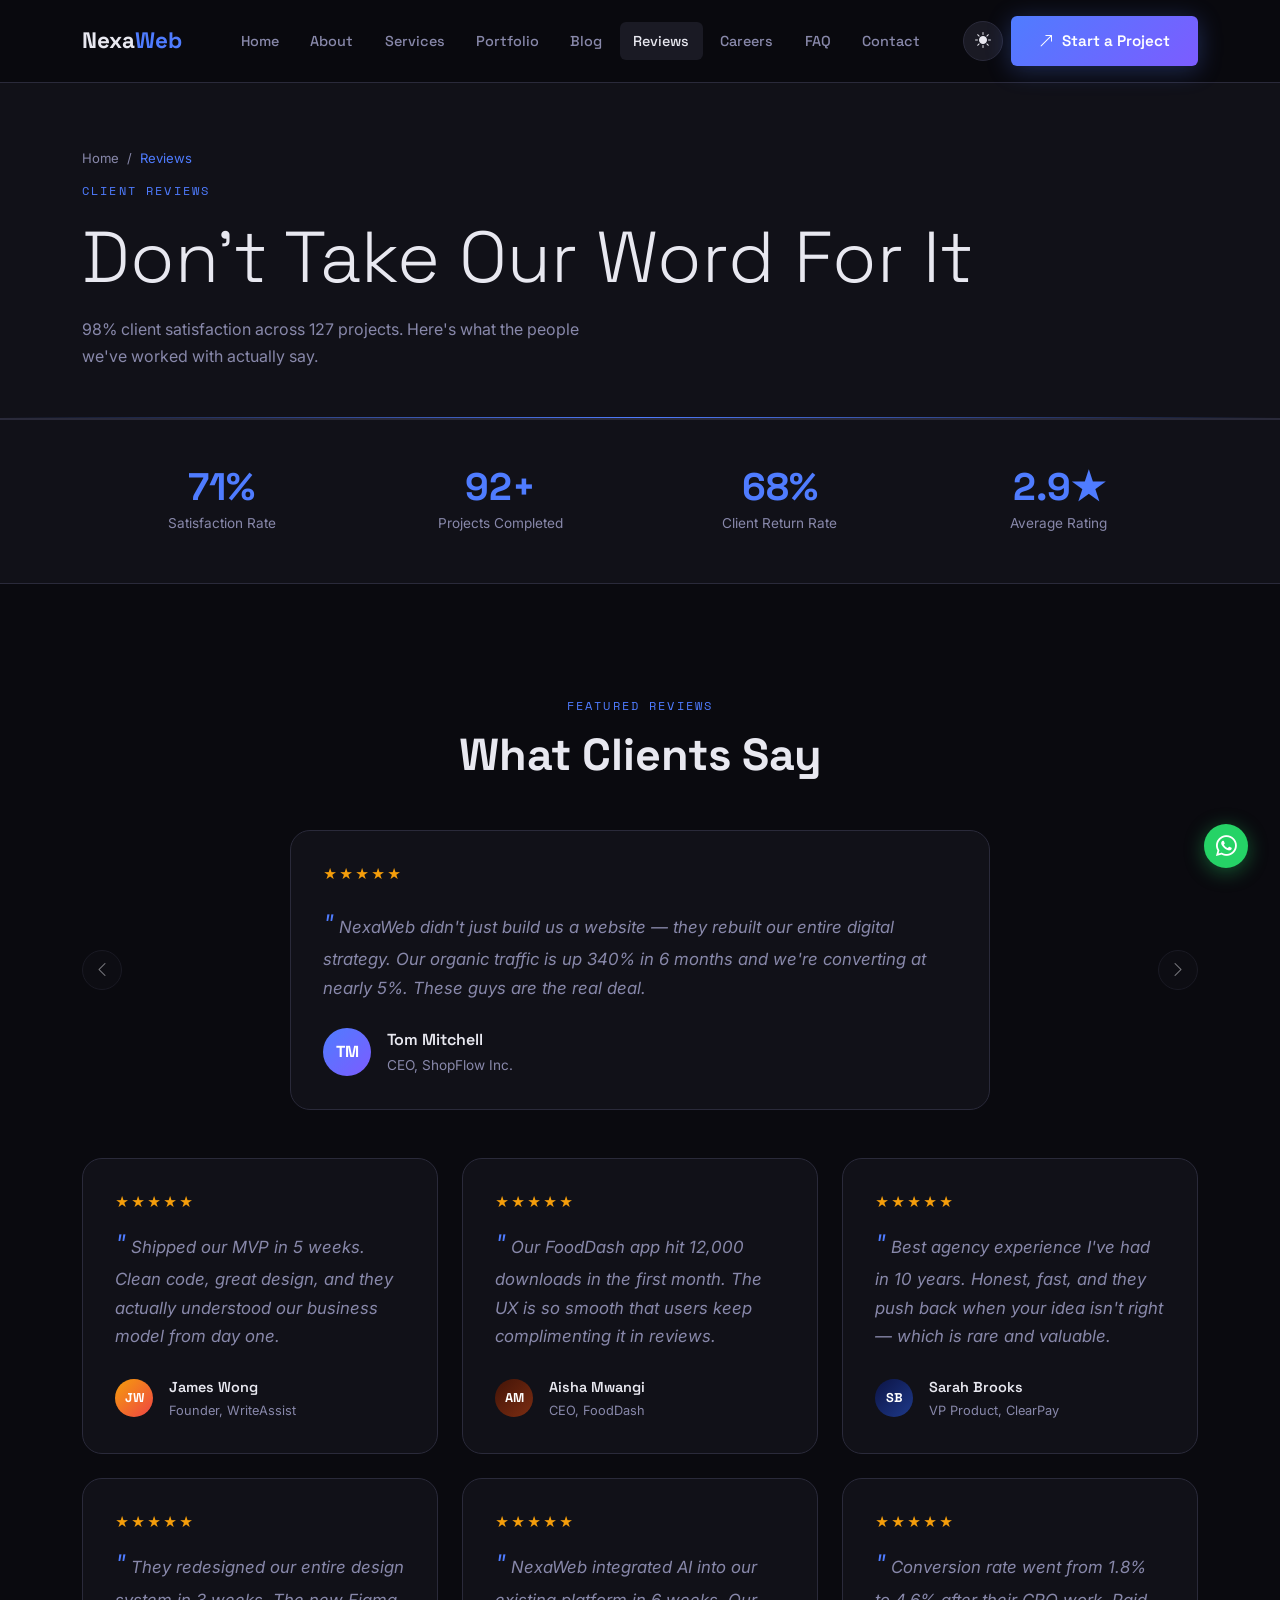
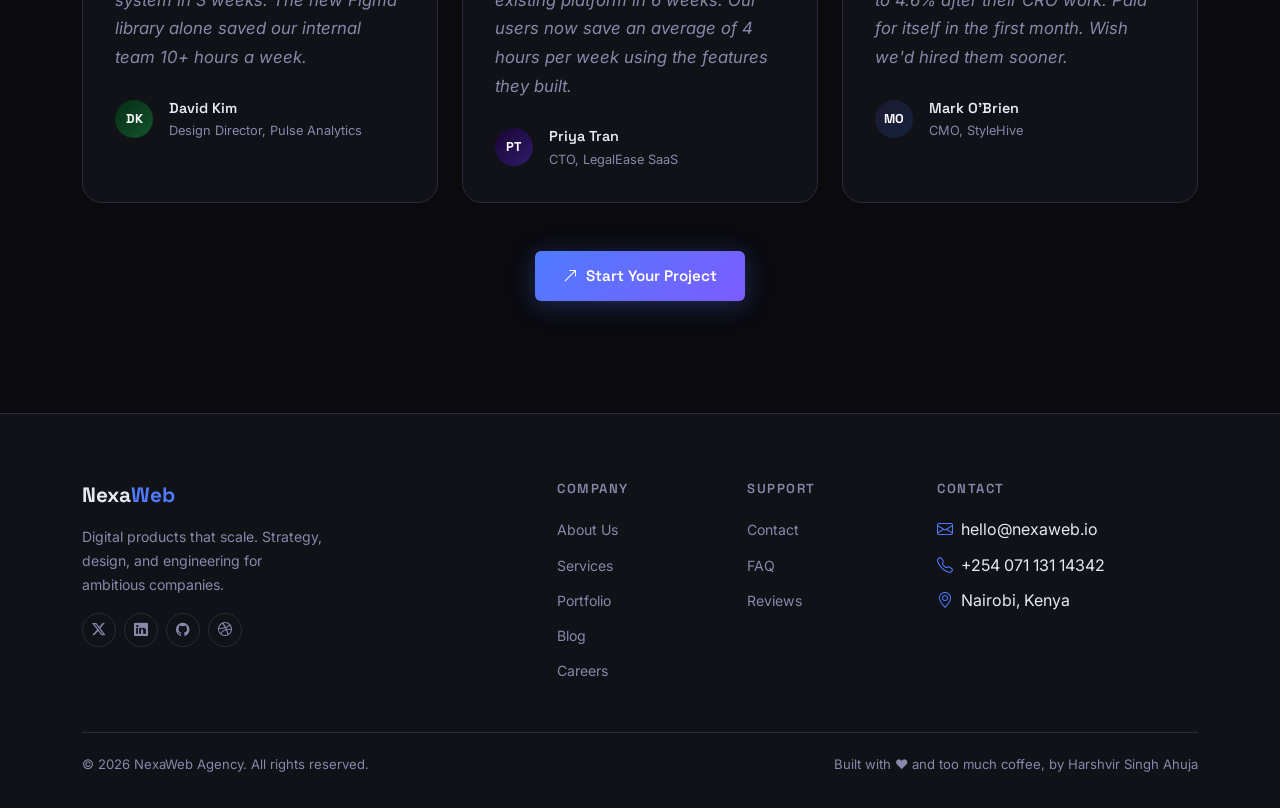
<file: testimonials.html>
<!doctype html>
<html lang="en" data-theme="dark">
  <head>
    <meta charset="UTF-8" />
    <meta name="viewport" content="width=device-width, initial-scale=1.0" />
    <title>Testimonials — NexaWeb Agency</title>
    <link rel="icon" href="data:image/svg+xml,<svg xmlns='http://www.w3.org/2000/svg' viewBox='0 0 100 100'><text y='.9em' font-size='90'>⚡</text></svg>" />
    <link  href="https://cdn.jsdelivr.net/npm/bootstrap@5.3.3/dist/css/bootstrap.min.css" rel="stylesheet" />
    <link href="https://cdn.jsdelivr.net/npm/bootstrap-icons@1.11.3/font/bootstrap-icons.css" rel="stylesheet" />
    <link rel="stylesheet" href="css/style.css" />
    <link rel="stylesheet" href="css/testimonials.css" />
    <!--
  PAGE: Testimonials (testimonials.html)
  PURPOSE: Shows client reviews and satisfaction stats
  
  SECTIONS:
  - Navbar: Consistent navigation
  - Page Header: Page title and breadcrumb
  - Stats Bar: Animated counters for satisfaction rate, projects, return rate and rating
  - Featured Carousel: 3 featured reviews in a Bootstrap carousel with prev/next controls
  - Reviews Grid: 6 shorter reviews in a card grid layout
  - CTA: Button linking to contact page
  - Footer: Consistent footer
  
  JAVASCRIPT USED:
  - animations.js: Stats counter animates when scrolled into view
  - animations.js: Review cards reveal on scroll
  - Bootstrap JS: Powers the carousel sliding animation

-->
  </head>

  <body>
     <nav class="nexa-navbar navbar navbar-expand-lg">
        <div class="container">
            <a class="navbar-brand" href="index.html">Nexa<span>Web</span></a>

            <!---->
            <div class="d-flex align-items-center gap-2 order-lg-last">
                <button id="themeToggle" aria-label="Toggle theme"> <i id="themeIcon" class="bi bi-sun-fill"></i> </button>
                <!---->
                <a href="contact.html" class="btn-nexa btn-nexa-primary d-none d-lg-inline-flex">
                    <i class="bi bi-arrow-up-right"></i> Start a Project
                </a>
                <!---->
                 <button class="navbar-toggler border-0" type="button" data-bs-toggle="collapse" data-bs-target="#navMenu" aria-label="Toggle navigation">
              <i class="bi bi-list fs-4" style="color:var(--clr-text)"></i>
                 </button>
        </div>


        <!---->
        <div class="collapse navbar-collapse" id="navMenu">
           <ul class="navbar-nav mx-auto gap-1">
  <li class="nav-item">
    <a class="nav-link" href="index.html"
       data-bs-toggle="tooltip" data-bs-placement="bottom"
       title="Go to Homepage">Home</a>
  </li>
  <li class="nav-item">
    <a class="nav-link" href="about.html"
       data-bs-toggle="tooltip" data-bs-placement="bottom"
       title="Learn about our team and story">About</a>
  </li>
  <li class="nav-item">
    <a class="nav-link" href="services.html"
       data-bs-toggle="tooltip" data-bs-placement="bottom"
       title="See what we offer">Services</a>
  </li>
  <li class="nav-item">
    <a class="nav-link" href="portfolio.html"
       data-bs-toggle="tooltip" data-bs-placement="bottom"
       title="Browse our past projects">Portfolio</a>
  </li>
  <li class="nav-item">
    <a class="nav-link" href="blog.html"
       data-bs-toggle="tooltip" data-bs-placement="bottom"
       title="Read our latest articles">Blog</a>
  </li>
  <li class="nav-item">
    <a class="nav-link active" href="testimonials.html"
       data-bs-toggle="tooltip" data-bs-placement="bottom"
       title="See what clients say">Reviews</a>
  </li>
  <li class="nav-item">
    <a class="nav-link" href="careers.html"
       data-bs-toggle="tooltip" data-bs-placement="bottom"
       title="Join our team">Careers</a>
  </li>
  <li class="nav-item">
    <a class="nav-link" href="faq.html"
       data-bs-toggle="tooltip" data-bs-placement="bottom"
       title="Common questions answered">FAQ</a>
  </li>
  <li class="nav-item">
    <a class="nav-link" href="contact.html"
       data-bs-toggle="tooltip" data-bs-placement="bottom"
       title="Get in touch with us">Contact</a>
  </li>
</ul>
 </div>
  </div>
    </nav>

    <div class="page-header">
      <div class="container">
        <div class="breadcrumb-nexa">
          <a href="index.html">Home</a><span>/</span
          ><span class="current">Reviews</span>
        </div>
        <span class="section-label">Client Reviews</span>
        <h1 class="display-2">Don't Take Our Word For It</h1>
        <p class="text-muted mt-3" style="max-width: 520px">
          98% client satisfaction across 127 projects. Here's what the people
          we've worked with actually say.
        </p>
      </div>
    </div>

    <!-- STATS -->
    <section class="stats-bar">
      <div class="container">
        <div class="row g-0 text-center">
          <div class="col-6 col-md-3 stat-item">
            <span class="stat-number" data-target="98" data-suffix="%">0</span>
            <div class="stat-label">Satisfaction Rate</div>
          </div>
          <div class="col-6 col-md-3 stat-item">
            <span class="stat-number" data-target="127" data-suffix="+">0</span>
            <div class="stat-label">Projects Completed</div>
          </div>
          <div class="col-6 col-md-3 stat-item">
            <span class="stat-number" data-target="94" data-suffix="%">0</span>
            <div class="stat-label">Client Return Rate</div>
          </div>
          <div class="col-6 col-md-3 stat-item">
            <span class="stat-number" data-target="4" data-suffix=".9★">0</span>
            <div class="stat-label">Average Rating</div>
          </div>
        </div>
      </div>
    </section>

    <!-- FEATURED CAROUSEL -->
    <section class="section-pad">
      <div class="container">
        <div class="text-center mb-5">
          <span class="section-label">Featured Reviews</span>
          <h2 class="section-title">What Clients Say</h2>
        </div>

        <div
          id="testimonialCarousel"
          class="carousel slide mb-5"
          data-bs-ride="carousel"
        >
          <div class="carousel-inner">
            <div class="carousel-item active">
              <div class="testimonial-card mx-auto" style="max-width: 700px">
                <div class="stars mb-3">★★★★★</div>
                <p class="testimonial-quote">
                  NexaWeb didn't just build us a website — they rebuilt our
                  entire digital strategy. Our organic traffic is up 340% in 6
                  months and we're converting at nearly 5%. These guys are the
                  real deal.
                </p>
                <div class="d-flex align-items-center gap-3 mt-4">
                  <div class="avatar">TM</div>
                  <div>
                    <div
                      style="font-family: var(--font-display); font-weight: 600"
                    >
                      Tom Mitchell
                    </div>
                    <div class="text-muted" style="font-size: 0.85rem">
                      CEO, ShopFlow Inc.
                    </div>
                  </div>
                </div>
              </div>
            </div>
            <div class="carousel-item">
              <div class="testimonial-card mx-auto" style="max-width: 700px">
                <div class="stars mb-3">★★★★★</div>
                <p class="testimonial-quote">
                  We'd worked with 3 agencies before NexaWeb. None of them
                  communicated like this team. Weekly updates, honest timelines,
                  and they actually delivered ahead of schedule. Unheard of.
                </p>
                <div class="d-flex align-items-center gap-3 mt-4">
                  <div
                    class="avatar"
                    style="
                      background: linear-gradient(135deg, #ec4899, #8b5cf6);
                    "
                  >
                    RL
                  </div>
                  <div>
                    <div
                      style="font-family: var(--font-display); font-weight: 600"
                    >
                      Rachel Lee
                    </div>
                    <div class="text-muted" style="font-size: 0.85rem">
                      CTO, MediBook Health
                    </div>
                  </div>
                </div>
              </div>
            </div>
            <div class="carousel-item">
              <div class="testimonial-card mx-auto" style="max-width: 700px">
                <div class="stars mb-3">★★★★★</div>
                <p class="testimonial-quote">
                  The DataPulse dashboard they built reduced our reporting time
                  from 20 hours a week to under 2. The ROI was immediate. We've
                  since hired them for two more projects.
                </p>
                <div class="d-flex align-items-center gap-3 mt-4">
                  <div
                    class="avatar"
                    style="
                      background: linear-gradient(135deg, #22c55e, #06b6d4);
                    "
                  >
                    KP
                  </div>
                  <div>
                    <div
                      style="font-family: var(--font-display); font-weight: 600"
                    >
                      Kevin Park
                    </div>
                    <div class="text-muted" style="font-size: 0.85rem">
                      Head of Operations, DataPulse
                    </div>
                  </div>
                </div>
              </div>
            </div>
          </div>
          <button
            class="carousel-control-prev"
            type="button"
            data-bs-target="#testimonialCarousel"
            data-bs-slide="prev"
            style="width: 40px"
          >
            <span
              style="
                background: var(--clr-surface);
                border: 1px solid var(--clr-border);
                border-radius: 50%;
                width: 40px;
                height: 40px;
                display: flex;
                align-items: center;
                justify-content: center;
              "
              ><i class="bi bi-chevron-left" style="color: var(--clr-text)"></i
            ></span>
          </button>
          <button
            class="carousel-control-next"
            type="button"
            data-bs-target="#testimonialCarousel"
            data-bs-slide="next"
            style="width: 40px"
          >
            <span
              style="
                background: var(--clr-surface);
                border: 1px solid var(--clr-border);
                border-radius: 50%;
                width: 40px;
                height: 40px;
                display: flex;
                align-items: center;
                justify-content: center;
              "
              ><i class="bi bi-chevron-right" style="color: var(--clr-text)"></i
            ></span>
          </button>
        </div>

        <!-- ALL REVIEWS GRID -->
        <div class="row g-4">
          <div class="col-md-6 col-lg-4 reveal">
            <div class="testimonial-card h-100">
              <div class="stars mb-2">★★★★★</div>
              <p class="testimonial-quote">
                Shipped our MVP in 5 weeks. Clean code, great design, and they
                actually understood our business model from day one.
              </p>
              <div class="d-flex align-items-center gap-3 mt-3">
                <div
                  class="avatar"
                  style="
                    width: 38px;
                    height: 38px;
                    font-size: 0.8rem;
                    background: linear-gradient(135deg, #f59e0b, #ef4444);
                  "
                >
                  JW
                </div>
                <div>
                  <div
                    style="
                      font-family: var(--font-display);
                      font-weight: 600;
                      font-size: 0.9rem;
                    "
                  >
                    James Wong
                  </div>
                  <div class="text-muted" style="font-size: 0.8rem">
                    Founder, WriteAssist
                  </div>
                </div>
              </div>
            </div>
          </div>
          <div class="col-md-6 col-lg-4 reveal">
            <div class="testimonial-card h-100">
              <div class="stars mb-2">★★★★★</div>
              <p class="testimonial-quote">
                Our FoodDash app hit 12,000 downloads in the first month. The UX
                is so smooth that users keep complimenting it in reviews.
              </p>
              <div class="d-flex align-items-center gap-3 mt-3">
                <div
                  class="avatar"
                  style="
                    width: 38px;
                    height: 38px;
                    font-size: 0.8rem;
                    background: linear-gradient(135deg, #431407, #7c2d12);
                  "
                >
                  AM
                </div>
                <div>
                  <div
                    style="
                      font-family: var(--font-display);
                      font-weight: 600;
                      font-size: 0.9rem;
                    "
                  >
                    Aisha Mwangi
                  </div>
                  <div class="text-muted" style="font-size: 0.8rem">
                    CEO, FoodDash
                  </div>
                </div>
              </div>
            </div>
          </div>
          <div class="col-md-6 col-lg-4 reveal">
            <div class="testimonial-card h-100">
              <div class="stars mb-2">★★★★★</div>
              <p class="testimonial-quote">
                Best agency experience I've had in 10 years. Honest, fast, and
                they push back when your idea isn't right — which is rare and
                valuable.
              </p>
              <div class="d-flex align-items-center gap-3 mt-3">
                <div
                  class="avatar"
                  style="
                    width: 38px;
                    height: 38px;
                    font-size: 0.8rem;
                    background: linear-gradient(135deg, #0c1445, #1e3a8a);
                  "
                >
                  SB
                </div>
                <div>
                  <div
                    style="
                      font-family: var(--font-display);
                      font-weight: 600;
                      font-size: 0.9rem;
                    "
                  >
                    Sarah Brooks
                  </div>
                  <div class="text-muted" style="font-size: 0.8rem">
                    VP Product, ClearPay
                  </div>
                </div>
              </div>
            </div>
          </div>
          <div class="col-md-6 col-lg-4 reveal">
            <div class="testimonial-card h-100">
              <div class="stars mb-2">★★★★★</div>
              <p class="testimonial-quote">
                They redesigned our entire design system in 3 weeks. The new
                Figma library alone saved our internal team 10+ hours a week.
              </p>
              <div class="d-flex align-items-center gap-3 mt-3">
                <div
                  class="avatar"
                  style="
                    width: 38px;
                    height: 38px;
                    font-size: 0.8rem;
                    background: linear-gradient(135deg, #052e16, #14532d);
                  "
                >
                  DK
                </div>
                <div>
                  <div
                    style="
                      font-family: var(--font-display);
                      font-weight: 600;
                      font-size: 0.9rem;
                    "
                  >
                    David Kim
                  </div>
                  <div class="text-muted" style="font-size: 0.8rem">
                    Design Director, Pulse Analytics
                  </div>
                </div>
              </div>
            </div>
          </div>
          <div class="col-md-6 col-lg-4 reveal">
            <div class="testimonial-card h-100">
              <div class="stars mb-2">★★★★★</div>
              <p class="testimonial-quote">
                NexaWeb integrated AI into our existing platform in 6 weeks. Our
                users now save an average of 4 hours per week using the features
                they built.
              </p>
              <div class="d-flex align-items-center gap-3 mt-3">
                <div
                  class="avatar"
                  style="
                    width: 38px;
                    height: 38px;
                    font-size: 0.8rem;
                    background: linear-gradient(135deg, #1a0533, #2d1b69);
                  "
                >
                  PT
                </div>
                <div>
                  <div
                    style="
                      font-family: var(--font-display);
                      font-weight: 600;
                      font-size: 0.9rem;
                    "
                  >
                    Priya Tran
                  </div>
                  <div class="text-muted" style="font-size: 0.8rem">
                    CTO, LegalEase SaaS
                  </div>
                </div>
              </div>
            </div>
          </div>
          <div class="col-md-6 col-lg-4 reveal">
            <div class="testimonial-card h-100">
              <div class="stars mb-2">★★★★★</div>
              <p class="testimonial-quote">
                Conversion rate went from 1.8% to 4.6% after their CRO work.
                Paid for itself in the first month. Wish we'd hired them sooner.
              </p>
              <div class="d-flex align-items-center gap-3 mt-3">
                <div
                  class="avatar"
                  style="
                    width: 38px;
                    height: 38px;
                    font-size: 0.8rem;
                    background: linear-gradient(135deg, #1a1a2e, #16213e);
                  "
                >
                  MO
                </div>
                <div>
                  <div
                    style="
                      font-family: var(--font-display);
                      font-weight: 600;
                      font-size: 0.9rem;
                    "
                  >
                    Mark O'Brien
                  </div>
                  <div class="text-muted" style="font-size: 0.8rem">
                    CMO, StyleHive
                  </div>
                </div>
              </div>
            </div>
          </div>
        </div>

        <div class="text-center mt-5">
          <a href="contact.html" class="btn-nexa btn-nexa-primary"
            ><i class="bi bi-arrow-up-right"></i> Start Your Project</a
          >
        </div>
      </div>
    </section>

    <footer class="nexa-footer">
    <div class="container">
      <div class="row gy-4">
        <div class="col-lg-4">
          <div class="footer-brand">Nexa<span>Web</span></div>
          <p class="footer-desc">Digital products that scale. Strategy, design, and engineering for ambitious companies.</p>
          <div class="social-links mt-3" style="justify-content:flex-start">
            <a href="#" class="social-link"><i class="bi bi-twitter-x"></i></a>
            <a href="#" class="social-link"><i class="bi bi-linkedin"></i></a>
            <a href="#" class="social-link"><i class="bi bi-github"></i></a>
            <a href="#" class="social-link"><i class="bi bi-dribbble"></i></a>
          </div>
        </div>
        <div class="col-sm-6 col-lg-2 offset-lg-1">
          <div class="footer-heading">Company</div>
          <ul class="footer-links">
            <li><a href="about.html">About Us</a></li>
            <li><a href="services.html">Services</a></li>
            <li><a href="portfolio.html">Portfolio</a></li>
            <li><a href="blog.html">Blog</a></li>
            <li><a href="careers.html">Careers</a></li>
          </ul>
        </div>
        <div class="col-sm-6 col-lg-2">
          <div class="footer-heading">Support</div>
          <ul class="footer-links">
            <li><a href="contact.html">Contact</a></li>
            <li><a href="faq.html">FAQ</a></li>
            <li><a href="testimonials.html">Reviews</a></li>
          </ul>
        </div>
        <div class="col-lg-3">
          <div class="footer-heading">Contact</div>
          <ul class="footer-links">
            <li><i class="bi bi-envelope me-2" style="color:var(--clr-accent)"></i>hello@nexaweb.io</li>
            <li><i class="bi bi-telephone me-2" style="color:var(--clr-accent)"></i>+254 071 131 14342</li>
            <li><i class="bi bi-geo-alt me-2" style="color:var(--clr-accent)"></i>Nairobi, Kenya</li>
          </ul>
        </div>
      </div>
      <div class="footer-bottom">
        <p>© 2026 NexaWeb Agency. All rights reserved.</p>
        <p>Built with ❤️ and too much coffee, by Harshvir Singh Ahuja</p>
      </div>
    </div>
  </footer>
    <script src="https://cdn.jsdelivr.net/npm/bootstrap@5.3.3/dist/js/bootstrap.bundle.min.js"></script>
    <script src="js/loader.js"></script>
    <script src="js/theme.js"></script>
    <script src="js/navbar.js"></script>
    <script src="js/animations.js"></script>
    <script src="js/filter.js"></script>
    <script src="js/search.js"></script>
    <script src="js/contact.js"></script>

      <!-- Adding a whatspapp button -->
   <a href="https://wa.me/254113114342" target="_blank" id="whatsappBtn" aria-label="Chat on WhatsApp">
    <i class="bi bi-whatsapp"></i>
   </a>


    <!-- BACK TO TOP BUTTON — Appears when user scrolls down -->
<button id="backToTop" aria-label="Back to top">
  <i class="bi bi-arrow-up"></i>
</button>
  </body>
</html>
</file>
<file: css/style.css>
/* ============================================================
   NexaWeb Agency — style.css (GLOBAL)
   Author: Harshvir Singh Ahuja
   Date: June 2026
   Description: Global design system including CSS variables,
   navbar, footer, buttons, cards and utility classes.
   All page-specific styles are in their own CSS files.
   ============================================================ */

@import url("https://fonts.googleapis.com/css2?family=Space+Grotesk:wght@300;400;500;600;700&family=Inter:wght@300;400;500;600&family=Space+Mono:wght@400;700&display=swap");

/* ── CSS Variables ─────────────────────────────────────────── */
:root {
  --clr-bg: #0a0a0f;
  --clr-surface: #111118;
  --clr-surface2: #1a1a24;
  --clr-border: #2a2a3a;
  --clr-text: #e8e8f0;
  --clr-muted: #8888aa;
  --clr-accent: #4f7cff;
  --clr-accent2: #7c5cff;
  --clr-success: #22c55e;
  --clr-danger: #ef4444;
  --font-display: "Space Grotesk", sans-serif;
  --font-body: "Inter", sans-serif;
  --font-mono: "Space Mono", monospace;
  --sp-xs: 0.5rem;
  --sp-sm: 1rem;
  --sp-md: 2rem;
  --sp-lg: 4rem;
  --sp-xl: 7rem;
  --radius-sm: 6px;
  --radius-md: 12px;
  --radius-lg: 20px;
  --transition: 0.25s ease;
  --transition-slow: 0.45s ease;
}

[data-theme="light"] {
  --clr-bg: #f5f5fa;
  --clr-surface: #ffffff;
  --clr-surface2: #eeeef6;
  --clr-border: #d0d0e0;
  --clr-text: #111118;
  --clr-muted: #555570;
}

/* ── Reset ─────────────────────────────────────────────────── */
*,
*::before,
*::after {
  box-sizing: border-box;
  margin: 0;
  padding: 0;
}
html {
  scroll-behavior: smooth;
  font-size: 16px;
}
body {
  background-color: var(--clr-bg);
  color: var(--clr-text);
  font-family: var(--font-body);
  line-height: 1.7;
  transition:
    background-color var(--transition),
    color var(--transition);
  overflow-x: hidden;
}
img {
  max-width: 100%;
  height: auto;
  display: block;
}
a {
  color: var(--clr-accent);
  text-decoration: none;
  transition: color var(--transition);
}
a:hover {
  color: var(--clr-accent2);
}
h1,
h2,
h3,
h4,
h5,
h6 {
  font-family: var(--font-display);
  font-weight: 700;
  line-height: 1.2;
  color: var(--clr-text);
}

/* ── Utilities ──────────────────────────────────────────────── */
.section-label {
  font-family: var(--font-mono);
  font-size: 0.75rem;
  letter-spacing: 0.18em;
  text-transform: uppercase;
  color: var(--clr-accent);
  margin-bottom: 0.75rem;
  display: block;
}
.section-title {
  font-size: clamp(1.8rem, 3.5vw, 2.8rem);
  margin-bottom: 1rem;
}
.text-accent {
  color: var(--clr-accent) !important;
}
.text-muted {
  color: var(--clr-muted) !important;
}
.bg-surface {
  background-color: var(--clr-surface) !important;
}
.bg-surface2 {
  background-color: var(--clr-surface2) !important;
}
.section-pad {
  padding: var(--sp-xl) 0;
}
.section-pad-sm {
  padding: var(--sp-lg) 0;
}
.grad-text {
  background: linear-gradient(135deg, var(--clr-accent), var(--clr-accent2));
  -webkit-background-clip: text;
  -webkit-text-fill-color: transparent;
  background-clip: text;
}

/* ── Buttons ────────────────────────────────────────────────── */
.btn-nexa {
  display: inline-flex;
  align-items: center;
  gap: 0.5rem;
  padding: 0.75rem 1.75rem;
  border-radius: var(--radius-sm);
  font-family: var(--font-display);
  font-weight: 600;
  font-size: 0.95rem;
  cursor: pointer;
  border: none;
  transition: all var(--transition);
}
.btn-nexa-primary {
  background: linear-gradient(135deg, var(--clr-accent), var(--clr-accent2));
  color: #fff;
  box-shadow: 0 4px 24px rgba(79, 124, 255, 0.3);
}
.btn-nexa-primary:hover {
  transform: translateY(-2px);
  box-shadow: 0 8px 32px rgba(79, 124, 255, 0.45);
  color: #fff;
}
.btn-nexa-outline {
  background: transparent;
  color: var(--clr-accent);
  border: 1.5px solid var(--clr-accent);
}
.btn-nexa-outline:hover {
  background: var(--clr-accent);
  color: #fff;
  transform: translateY(-2px);
}

/* ── Navbar ─────────────────────────────────────────────────── */
.nexa-navbar {
  background-color: rgba(10, 10, 15, 0.85);
  backdrop-filter: blur(20px);
  border-bottom: 1px solid var(--clr-border);
  padding: 1rem 0;
  position: sticky;
  top: 0;
  z-index: 1000;
  transition: background-color var(--transition);
}
[data-theme="light"] .nexa-navbar {
  background-color: rgba(245, 245, 250, 0.88);
}
.nexa-navbar .navbar-brand {
  font-family: var(--font-display);
  font-weight: 700;
  font-size: 1.4rem;
  color: var(--clr-text) !important;
}
.nexa-navbar .navbar-brand span {
  color: var(--clr-accent);
}
.nexa-navbar .nav-link {
  font-family: var(--font-display);
  font-size: 0.9rem;
  font-weight: 500;
  color: var(--clr-muted) !important;
  padding: 0.4rem 0.85rem !important;
  border-radius: var(--radius-sm);
  transition: all var(--transition);
}
.nexa-navbar .nav-link:hover,
.nexa-navbar .nav-link.active {
  color: var(--clr-text) !important;
  background: var(--clr-surface2);
}
#themeToggle {
  width: 40px;
  height: 40px;
  border-radius: 50%;
  border: 1.5px solid var(--clr-border);
  background: var(--clr-surface2);
  color: var(--clr-text);
  display: flex;
  align-items: center;
  justify-content: center;
  cursor: pointer;
  transition: all var(--transition);
  font-size: 1rem;
}
#themeToggle:hover {
  border-color: var(--clr-accent);
  color: var(--clr-accent);
}

/* ── Page Header (inner pages) ──────────────────────────────── */
.page-header {
  background: var(--clr-surface);
  border-bottom: 1px solid var(--clr-border);
  padding: var(--sp-lg) 0 var(--sp-md);
  position: relative;
  overflow: hidden;
}
.page-header::after {
  content: "";
  position: absolute;
  bottom: 0;
  left: 0;
  right: 0;
  height: 1px;
  background: linear-gradient(
    90deg,
    transparent,
    var(--clr-accent),
    transparent
  );
}
.breadcrumb-nexa {
  display: flex;
  gap: 0.5rem;
  align-items: center;
  margin-bottom: 0.75rem;
}
.breadcrumb-nexa a {
  font-size: 0.82rem;
  color: var(--clr-muted);
}
.breadcrumb-nexa span {
  font-size: 0.82rem;
  color: var(--clr-muted);
}
.breadcrumb-nexa .current {
  color: var(--clr-accent);
}

/* ── Cards ──────────────────────────────────────────────────── */
.nexa-card {
  background: var(--clr-surface);
  border: 1px solid var(--clr-border);
  border-radius: var(--radius-md);
  padding: var(--sp-md);
  transition:
    transform var(--transition),
    border-color var(--transition),
    box-shadow var(--transition);
  height: 100%;
}
.nexa-card:hover {
  transform: translateY(-4px);
  border-color: var(--clr-accent);
  box-shadow: 0 12px 40px rgba(79, 124, 255, 0.12);
}
.nexa-card .icon-box {
  width: 52px;
  height: 52px;
  border-radius: var(--radius-sm);
  background: rgba(79, 124, 255, 0.12);
  display: flex;
  align-items: center;
  justify-content: center;
  font-size: 1.4rem;
  margin-bottom: 1.2rem;
  color: var(--clr-accent);
}
.nexa-card h4 {
  font-size: 1.1rem;
  margin-bottom: 0.5rem;
}
.nexa-card p {
  font-size: 0.9rem;
  color: var(--clr-muted);
  margin: 0;
}
.icon-box {
  width: 52px;
  height: 52px;
  border-radius: var(--radius-sm);
  background: rgba(79, 124, 255, 0.12);
  display: flex;
  align-items: center;
  justify-content: center;
  font-size: 1.4rem;
  margin-bottom: 1.2rem;
  color: var(--clr-accent);
}

/* ── Stats Bar ──────────────────────────────────────────────── */
.stats-bar {
  border-top: 1px solid var(--clr-border);
  border-bottom: 1px solid var(--clr-border);
  background: var(--clr-surface);
  padding: var(--sp-md) 0;
}
.stat-item {
  text-align: center;
  padding: var(--sp-sm);
}
.stat-number {
  font-family: var(--font-display);
  font-size: 2.4rem;
  font-weight: 700;
  color: var(--clr-accent);
  display: block;
  line-height: 1;
}
.stat-label {
  font-size: 0.85rem;
  color: var(--clr-muted);
  margin-top: 0.3rem;
}

/* ── Scroll Reveal ──────────────────────────────────────────── */
.reveal {
  opacity: 0;
  transform: translateY(28px);
  transition:
    opacity 0.6s ease,
    transform 0.6s ease;
}
.reveal.visible {
  opacity: 1;
  transform: translateY(0);
}

/* ── Toast ──────────────────────────────────────────────────── */
.nexa-toast {
  position: fixed;
  bottom: 2rem;
  right: 2rem;
  z-index: 9999;
  background: var(--clr-surface);
  border: 1px solid var(--clr-border);
  border-left: 4px solid var(--clr-success);
  border-radius: var(--radius-sm);
  padding: 1rem 1.5rem;
  min-width: 280px;
  box-shadow: 0 8px 32px rgba(0, 0, 0, 0.3);
  transform: translateX(120%);
  transition: transform 0.4s cubic-bezier(0.34, 1.56, 0.64, 1);
  font-family: var(--font-display);
  font-size: 0.9rem;
}
.nexa-toast.show {
  transform: translateX(0);
}

/* ── Footer ─────────────────────────────────────────────────── */
.nexa-footer {
  background: var(--clr-surface);
  border-top: 1px solid var(--clr-border);
  padding: var(--sp-lg) 0 var(--sp-md);
}
.footer-brand {
  font-family: var(--font-display);
  font-weight: 700;
  font-size: 1.3rem;
  color: var(--clr-text);
  margin-bottom: 0.75rem;
}
.footer-brand span {
  color: var(--clr-accent);
}
.footer-desc {
  font-size: 0.88rem;
  color: var(--clr-muted);
  max-width: 240px;
}
.footer-heading {
  font-family: var(--font-display);
  font-size: 0.82rem;
  font-weight: 600;
  letter-spacing: 0.12em;
  text-transform: uppercase;
  color: var(--clr-muted);
  margin-bottom: 1rem;
}
.footer-links {
  list-style: none;
  padding: 0;
}
.footer-links li {
  margin-bottom: 0.5rem;
}
.footer-links a {
  font-size: 0.88rem;
  color: var(--clr-muted);
  transition: color var(--transition);
}
.footer-links a:hover {
  color: var(--clr-accent);
}
.footer-bottom {
  border-top: 1px solid var(--clr-border);
  margin-top: var(--sp-md);
  padding-top: 1.25rem;
  display: flex;
  justify-content: space-between;
  align-items: center;
  flex-wrap: wrap;
  gap: 0.5rem;
}
.footer-bottom p {
  font-size: 0.82rem;
  color: var(--clr-muted);
  margin: 0;
}

/* ── Social Links ───────────────────────────────────────────── */
.social-links {
  display: flex;
  justify-content: center;
  gap: 0.5rem;
  margin-top: 1rem;
}
.social-link {
  width: 34px;
  height: 34px;
  border-radius: 50%;
  border: 1px solid var(--clr-border);
  display: flex;
  align-items: center;
  justify-content: center;
  color: var(--clr-muted);
  font-size: 0.85rem;
  transition: all var(--transition);
}
.social-link:hover {
  border-color: var(--clr-accent);
  color: var(--clr-accent);
  background: rgba(79, 124, 255, 0.1);
}

/* ── Filter Buttons ─────────────────────────────────────────── */
.filter-btns {
  display: flex;
  gap: 0.5rem;
  flex-wrap: wrap;
  margin-bottom: 2rem;
}
.filter-btn {
  padding: 0.45rem 1.1rem;
  border-radius: 100px;
  font-size: 0.85rem;
  font-family: var(--font-display);
  font-weight: 500;
  border: 1.5px solid var(--clr-border);
  background: transparent;
  color: var(--clr-muted);
  cursor: pointer;
  transition: all var(--transition);
}
.filter-btn:hover,
.filter-btn.active {
  border-color: var(--clr-accent);
  color: var(--clr-accent);
  background: rgba(79, 124, 255, 0.1);
}

/* ── Search ─────────────────────────────────────────────────── */
.nexa-search {
  position: relative;
  margin-bottom: 2rem;
}
.nexa-search input {
  width: 100%;
  background: var(--clr-surface);
  border: 1.5px solid var(--clr-border);
  border-radius: var(--radius-sm);
  padding: 0.8rem 1rem 0.8rem 2.8rem;
  color: var(--clr-text);
  font-family: var(--font-body);
  font-size: 0.95rem;
  transition: border-color var(--transition);
  outline: none;
}
.nexa-search input:focus {
  border-color: var(--clr-accent);
}
.nexa-search .search-icon {
  position: absolute;
  left: 0.9rem;
  top: 50%;
  transform: translateY(-50%);
  color: var(--clr-muted);
  pointer-events: none;
}

#backToTop {
  position: fixed;
  bottom: 2rem;
  right: 2rem;
  width: 44px;
  height: 44px;
  border-radius: 50%;
  background: var(--clr-accent);
  color: #fff;
  border: none;
  cursor: pointer;
  display: flex;
  align-items: center;
  justify-content: center;
  font-size: 1.1rem;
  opacity: 0;
  visibility: hidden;
  transition: all var(--transition);
  z-index: 999;
  box-shadow: 0 4px 20px rgba(79,124,255,0.4);
}
#backToTop.show {
  opacity: 1;
  visibility: visible;
}


/* ── WhatsApp Button ─────────────────────────────────────────── */
#whatsappBtn {
  position: fixed;
  bottom: 2rem;
  right: 2rem;
  width: 44px;
  height: 44px;
  border-radius: 50%;
  background: #25d366;
  color: #fff;
  display: flex;
  align-items: center;
  justify-content: center;
  font-size: 1.3rem;
  z-index: 999;
  box-shadow: 0 4px 20px rgba(37, 211, 102, 0.4);
  transition: all var(--transition);
}

/* ── Responsive ─────────────────────────────────────────────── */
@media (max-width: 768px) {
  .footer-bottom {
    flex-direction: column;
    text-align: center;
  }
  .stats-bar .row > div {
    border-bottom: 1px solid var(--clr-border);
  }
}
@media (prefers-reduced-motion: reduce) {
  *,
  *::before,
  *::after {
    animation-duration: 0.01ms !important;
    transition-duration: 0.01ms !important;
  }
}
</file>
<file: css/index.css>
/* ============================================================
   index.css — Homepage specific styles
   ============================================================ */

/* Hero */
.hero {
  min-height: 92vh;
  display: flex;
  align-items: center;
  position: relative;
  overflow: hidden;
  padding: 7rem 0;
}
.hero-bg-grid {
  position: absolute;
  inset: 0;
  background-image:
    linear-gradient(var(--clr-border) 1px, transparent 1px),
    linear-gradient(90deg, var(--clr-border) 1px, transparent 1px);
  background-size: 60px 60px;
  opacity: 0.35;
  z-index: 0;
}
.hero-bg-glow {
  position: absolute;
  width: 600px;
  height: 600px;
  border-radius: 50%;
  background: radial-gradient(
    circle,
    rgba(79, 124, 255, 0.15) 0%,
    transparent 70%
  );
  top: -100px;
  right: -150px;
  z-index: 0;
  animation: pulse-glow 6s ease-in-out infinite;
}
@keyframes pulse-glow {
  0%,
  100% {
    transform: scale(1);
    opacity: 0.6;
  }
  50% {
    transform: scale(1.1);
    opacity: 1;
  }
}
.hero-content {
  position: relative;
  z-index: 1;
}
.hero-eyebrow {
  display: inline-flex;
  align-items: center;
  gap: 0.5rem;
  font-family: var(--font-mono);
  font-size: 0.78rem;
  letter-spacing: 0.15em;
  text-transform: uppercase;
  color: var(--clr-accent);
  background: rgba(79, 124, 255, 0.1);
  border: 1px solid rgba(79, 124, 255, 0.25);
  padding: 0.35rem 0.85rem;
  border-radius: 100px;
  margin-bottom: 1.5rem;
}
.hero-eyebrow::before {
  content: "";
  width: 6px;
  height: 6px;
  border-radius: 50%;
  background: var(--clr-accent);
  animation: blink 1.5s step-start infinite;
}
@keyframes blink {
  0%,
  100% {
    opacity: 1;
  }
  50% {
    opacity: 0;
  }
}
.hero-title {
  font-size: clamp(2.6rem, 6vw, 5rem);
  font-weight: 700;
  line-height: 1.1;
  margin-bottom: 1.5rem;
}
.hero-desc {
  font-size: 1.15rem;
  color: var(--clr-muted);
  max-width: 540px;
  margin-bottom: 2.5rem;
}
.hero-cta {
  display: flex;
  gap: 1rem;
  flex-wrap: wrap;
}
.hero-badge {
  display: inline-flex;
  align-items: center;
  gap: 0.6rem;
  background: var(--clr-surface2);
  border: 1px solid var(--clr-border);
  border-radius: var(--radius-md);
  padding: 0.6rem 1rem;
  font-size: 0.85rem;
  font-family: var(--font-display);
  font-weight: 500;
  color: var(--clr-text);
  margin-top: 2.5rem;
}
.hero-badge-dot {
  width: 8px;
  height: 8px;
  border-radius: 50%;
  background: var(--clr-success);
  animation: pulse-dot 2s ease infinite;
}
@keyframes pulse-dot {
  0%,
  100% {
    box-shadow: 0 0 0 0 rgba(34, 197, 94, 0.5);
  }
  50% {
    box-shadow: 0 0 0 6px rgba(34, 197, 94, 0);
  }
}
.hero-visual {
  position: relative;
  z-index: 1;
}


/* code window */
.code-window {
    background: var(--clr-surface);
    border: 1px solid var(--clr-border);
    border-radius: var(--radius-lg);
    overflow: hidden;
    box-shadow: 0 40px 80px rgba(0, 0, 0, 0.5);
}

.code-window-bar {
  background: var(--clr-surface2);
  padding: 0.8rem 1.2rem;
  display: flex;
  align-items: center;
  gap: 0.5rem;
  border-bottom: 1px solid var(--clr-border);
}
.dot {
  width: 12px;
  height: 12px;
  border-radius: 50%;
}
.dot-r {
  background: #ff5f57;
}
.dot-y {
  background: #ffbd2e;
}
.dot-g {
  background: #28ca41;
}
.code-window-body {
  padding: 1.5rem;
  font-family: var(--font-mono);
  font-size: 0.8rem;
  line-height: 1.8;
}
.code-kw {
  color: #c792ea;
}
.code-fn {
  color: #82aaff;
}
.code-str {
  color: #c3e88d;
}
.code-cm {
  color: #546e7a;
}

/* Process Steps */
.process-step {
  display: flex;
  gap: 1.5rem;
  align-items: flex-start;
  margin-bottom: 2.5rem;
}
.step-num {
  flex-shrink: 0;
  width: 48px;
  height: 48px;
  border-radius: 50%;
  background: linear-gradient(135deg, var(--clr-accent), var(--clr-accent2));
  display: flex;
  align-items: center;
  justify-content: center;
  font-family: var(--font-mono);
  font-size: 0.8rem;
  font-weight: 700;
  color: #fff;
}
.step-content h5 {
  font-size: 1.05rem;
  margin-bottom: 0.3rem;
}
.step-content p {
  font-size: 0.9rem;
  color: var(--clr-muted);
  margin: 0;
}

/* Portfolio preview */
.portfolio-img-wrap {
  border-radius: var(--radius-md);
  overflow: hidden;
  position: relative;
  aspect-ratio: 16/10;
  background: var(--clr-surface2);
}
.portfolio-img-wrap .overlay {
  position: absolute;
  inset: 0;
  background: rgba(79, 124, 255, 0.8);
  display: flex;
  align-items: center;
  justify-content: center;
  opacity: 0;
  transition: opacity var(--transition);
  gap: 0.75rem;
}
.portfolio-img-wrap:hover .overlay {
  opacity: 1;
}
.overlay-btn {
  width: 44px;
  height: 44px;
  border-radius: 50%;
  background: #fff;
  display: flex;
  align-items: center;
  justify-content: center;
  color: var(--clr-accent);
  font-size: 1.1rem;
  cursor: pointer;
  border: none;
  transition: transform var(--transition);
}
.overlay-btn:hover {
  transform: scale(1.1);
}

/* Blog tag */
.blog-tag {
  display: inline-block;
  font-family: var(--font-mono);
  font-size: 0.7rem;
  letter-spacing: 0.1em;
  text-transform: uppercase;
  color: var(--clr-accent);
  background: rgba(79, 124, 255, 0.1);
  padding: 0.2rem 0.6rem;
  border-radius: 4px;
  margin-bottom: 0.75rem;
}

@media (max-width: 768px) {
  .hero {
    padding: 4rem 0;
    min-height: auto;
  }
  .hero-title {
    font-size: 2.2rem;
  }
  .hero-visual {
    margin-top: 2.5rem;
  }
  .process-step {
    flex-direction: column;
  }
}
</file>
<file: css/about.css>
/* about.css — About page specific styles */
.team-card {
  background: var(--clr-surface);
  border: 1px solid var(--clr-border);
  border-radius: var(--radius-md);
  padding: 1.75rem;
  text-align: center;
  transition: all var(--transition);
}
.team-card:hover {
  border-color: var(--clr-accent);
  transform: translateY(-4px);
}
.team-avatar {
  width: 80px;
  height: 80px;
  border-radius: 50%;
  background: linear-gradient(135deg, var(--clr-accent), var(--clr-accent2));
  display: flex;
  align-items: center;
  justify-content: center;
  font-family: var(--font-display);
  font-weight: 700;
  color: #fff;
  font-size: 1.6rem;
  margin: 0 auto 1rem;
}
.team-role {
  font-family: var(--font-mono);
  font-size: 0.75rem;
  color: var(--clr-accent);
  letter-spacing: 0.1em;
}
.timeline {
  position: relative;
  padding-left: 2rem;
}
.timeline::before {
  content: "";
  position: absolute;
  left: 0;
  top: 0;
  bottom: 0;
  width: 2px;
  background: linear-gradient(to bottom, var(--clr-accent), var(--clr-accent2));
}
.timeline-item {
  position: relative;
  margin-bottom: 2.5rem;
  padding-left: 1.5rem;
}
.timeline-item::before {
  content: "";
  position: absolute;
  left: -2.45rem;
  top: 0.35rem;
  width: 12px;
  height: 12px;
  border-radius: 50%;
  background: var(--clr-accent);
  border: 3px solid var(--clr-bg);
  box-shadow: 0 0 0 3px var(--clr-accent);
}
.timeline-year {
  font-family: var(--font-mono);
  font-size: 0.75rem;
  color: var(--clr-accent);
  letter-spacing: 0.1em;
  margin-bottom: 0.3rem;
}
.timeline-item h5 {
  font-size: 1rem;
  margin-bottom: 0.3rem;
}
.timeline-item p {
  font-size: 0.88rem;
  color: var(--clr-muted);
  margin: 0;
}

/*-- TEAM PHOTOS */
.team-avatar-img img {
  width: 100px;
  height: 100px;
  border-radius: 50%;
  overflow: hidden;
  margin: 0 auto 1rem;
  border: 3px solid var(--clr-accent);
}

.team-avatar-img img{
  width: 100%;
  height: 100%;
  object-fit: cover;
  object-position: top;
}

/*-- grid layout for team members */
[data-stagger] {
  display: flex;
  flex-wrap: wrap;
}

.team-avatar-img {
  width: 100px;
  height: 100px;
  boder-radius: 50%;
  overflow: hidden;
  margin: 0 auto 1rem;
  border: 3px solid var(--clr-accent);
}
.team-avatar-img img {
  width: 100%;
  height: 100%;
  object-fit: cover;
  object-position: top center;
}
</file>
<file: css/blog.css>
/* blog.css — Blog page specific styles */
.blog-card {
  background: var(--clr-surface);
  border: 1px solid var(--clr-border);
  border-radius: var(--radius-md);
  overflow: hidden;
  transition: all var(--transition);
  height: 100%;
}
.blog-card:hover {
  transform: translateY(-4px);
  border-color: var(--clr-accent);
  box-shadow: 0 12px 40px rgba(79, 124, 255, 0.12);
}
.blog-card-img {
  aspect-ratio: 16/9;
  background: var(--clr-surface2);
  display: flex;
  align-items: center;
  justify-content: center;
  font-size: 2.5rem;
  border-bottom: 1px solid var(--clr-border);
}
.blog-card-body {
  padding: 1.4rem;
}
.blog-tag {
  display: inline-block;
  font-family: var(--font-mono);
  font-size: 0.7rem;
  letter-spacing: 0.1em;
  text-transform: uppercase;
  color: var(--clr-accent);
  background: rgba(79, 124, 255, 0.1);
  padding: 0.2rem 0.6rem;
  border-radius: 4px;
  margin-bottom: 0.75rem;
}
.blog-card h5 {
  font-size: 1.05rem;
  margin-bottom: 0.5rem;
}
.blog-meta {
  font-size: 0.8rem;
  color: var(--clr-muted);
}

.blog-card-img {
  aspect-ratio: 16/9;
  overflow: hidden;
  border-bottom: 1px solid var(--clr-border);
  background: var(--clr-surface2);
}
</file>
<file: css/careers.css>
/* careers.css — Careers page specific styles */
.career-card {
  background: var(--clr-surface);
  border: 1px solid var(--clr-border);
  border-radius: var(--radius-md);
  padding: 1.5rem;
  display: flex;
  align-items: center;
  gap: 1.2rem;
  transition: all var(--transition);
}
.career-card:hover {
  border-color: var(--clr-accent);
  transform: translateX(4px);
}
.career-icon {
  width: 50px;
  height: 50px;
  flex-shrink: 0;
  border-radius: var(--radius-sm);
  background: rgba(79, 124, 255, 0.1);
  display: flex;
  align-items: center;
  justify-content: center;
  font-size: 1.4rem;
  color: var(--clr-accent);
}
.career-badge {
  font-family: var(--font-mono);
  font-size: 0.7rem;
  padding: 0.2rem 0.55rem;
  border-radius: 4px;
  margin-left: 0.5rem;
}
.badge-remote {
  background: rgba(34, 197, 94, 0.15);
  color: var(--clr-success);
}
.badge-onsite {
  background: rgba(79, 124, 255, 0.15);
  color: var(--clr-accent);
}
.badge-hybrid {
  background: rgba(245, 158, 11, 0.15);
  color: #f59e0b;
}
</file>
<file: css/contact.css>
.form-nexa .form-control,
.form-nexa .form-select {
  background: var(--clr-surface);
  border: 1.5px solid var(--clr-border);
  border-radius: var(--radius-sm);
  color: var(--clr-text);
  padding: 0.75rem 1rem;
  font-family: var(--font-body);
  transition: border-color var(--transition);
}

.form-nexa .form-control:focus,
.form-nexa .form-select:focus {
    border-color: var(--clr-accent);
    background: var(--clr-surface);
    color: var(--clr-text);
     box-shadow: 0 0 0 3px rgba(79, 124, 255, 0.15);
}

.form-nexa .form-label {
    font-family: var(--font-display);
    font-size: 0.85rem;
    font-weight: 600;
    color: var(--clr-muted);
    margin-bottom: 0.4rem;
}

.form-nexa .form-label{
    font-family: var(--font-display);
    font-size: 0.85rem;
    font-weight: 600;
    color: var(--clr-muted);
    margin-bottom: 0.4rem;
}

.form-nexa .form-control.is-invalid{
    border-color: var(--clr-danger);
}

.form-nexa .form-control.is-valid {
  border-color: var(--clr-success);
}
.form-nexa textarea {
  resize: vertical;
  min-height: 130px;
  max-height: 300px;
}

/* fix form container*/
.form-nexa .form-control {
  width: 100%;
}
.form-feedback {
  font-size: 0.8rem;
  margin-top: 0.3rem;
}
.form-feedback.error {
  color: var(--clr-danger);
}
.form-feedback.success {
  color: var(--clr-success);
}
</file>
<file: css/faq.css>
/* faq.css — FAQ page specific styles */
.nexa-accordion .accordion-item {
  background: var(--clr-surface);
  border: 1px solid var(--clr-border) !important;
  border-radius: var(--radius-sm) !important;
  margin-bottom: 0.5rem;
  overflow: hidden;
}

.nexa-accordion .accordion-button {
  background: var(--clr-surface);
  color: var(--clr-text);
  font-family: var(--font-display);
  font-weight: 600;
  font-size: 0.95rem;
}
.nexa-accordion .accordion-button:not(.collapsed) {
  background: var(--clr-surface2);
  color: var(--clr-accent);
  box-shadow: none;
}
.nexa-accordion .accordion-button::after {
  filter: invert(0.5);
}
.nexa-accordion .accordion-body {
  background: var(--clr-surface2);
  color: var(--clr-muted);
  font-size: 0.92rem;
  padding: 1rem 1.25rem;
}

.nexa-card {
  resize: vertical;
  min-height: 130px;
  max-height: 200px;
}
</file>
<file: css/testimonials.css>
/* testimonials.css — Testimonials page specific styles */
.testimonial-card {
  background: var(--clr-surface);
  border: 1px solid var(--clr-border);
  border-radius: var(--radius-lg);
  padding: 2rem;
}
.testimonial-quote {
  font-size: 1.05rem;
  color: var(--clr-muted);
  font-style: italic;
  margin-bottom: 1.5rem;
  line-height: 1.7;
}
.testimonial-quote::before {
  content: '"';
  color: var(--clr-accent);
  font-size: 1.6rem;
}
.avatar {
  width: 48px;
  height: 48px;
  border-radius: 50%;
  background: linear-gradient(135deg, var(--clr-accent), var(--clr-accent2));
  display: flex;
  align-items: center;
  justify-content: center;
  font-family: var(--font-display);
  font-weight: 700;
  color: #fff;
  font-size: 1rem;
  flex-shrink: 0;
}
.stars {
  color: #f59e0b;
  letter-spacing: 2px;
  font-size: 0.85rem;
}
</file>
